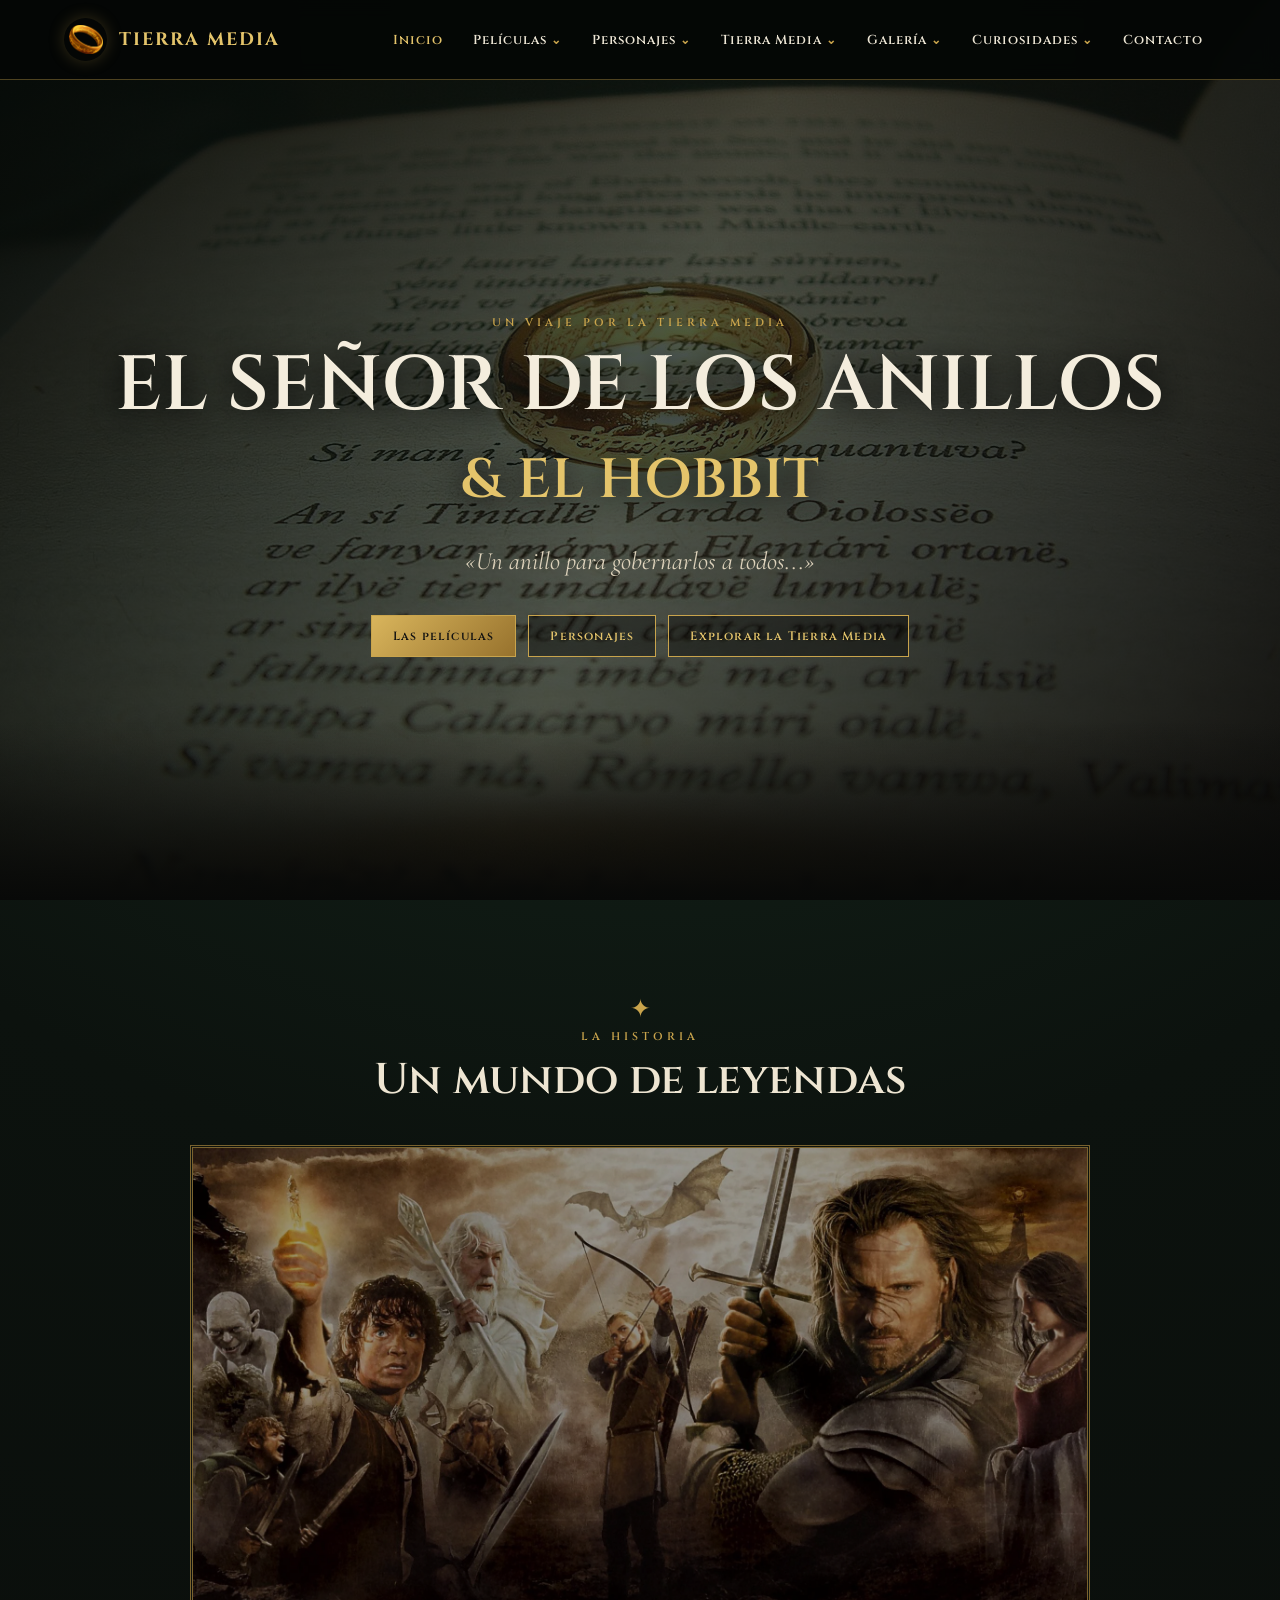
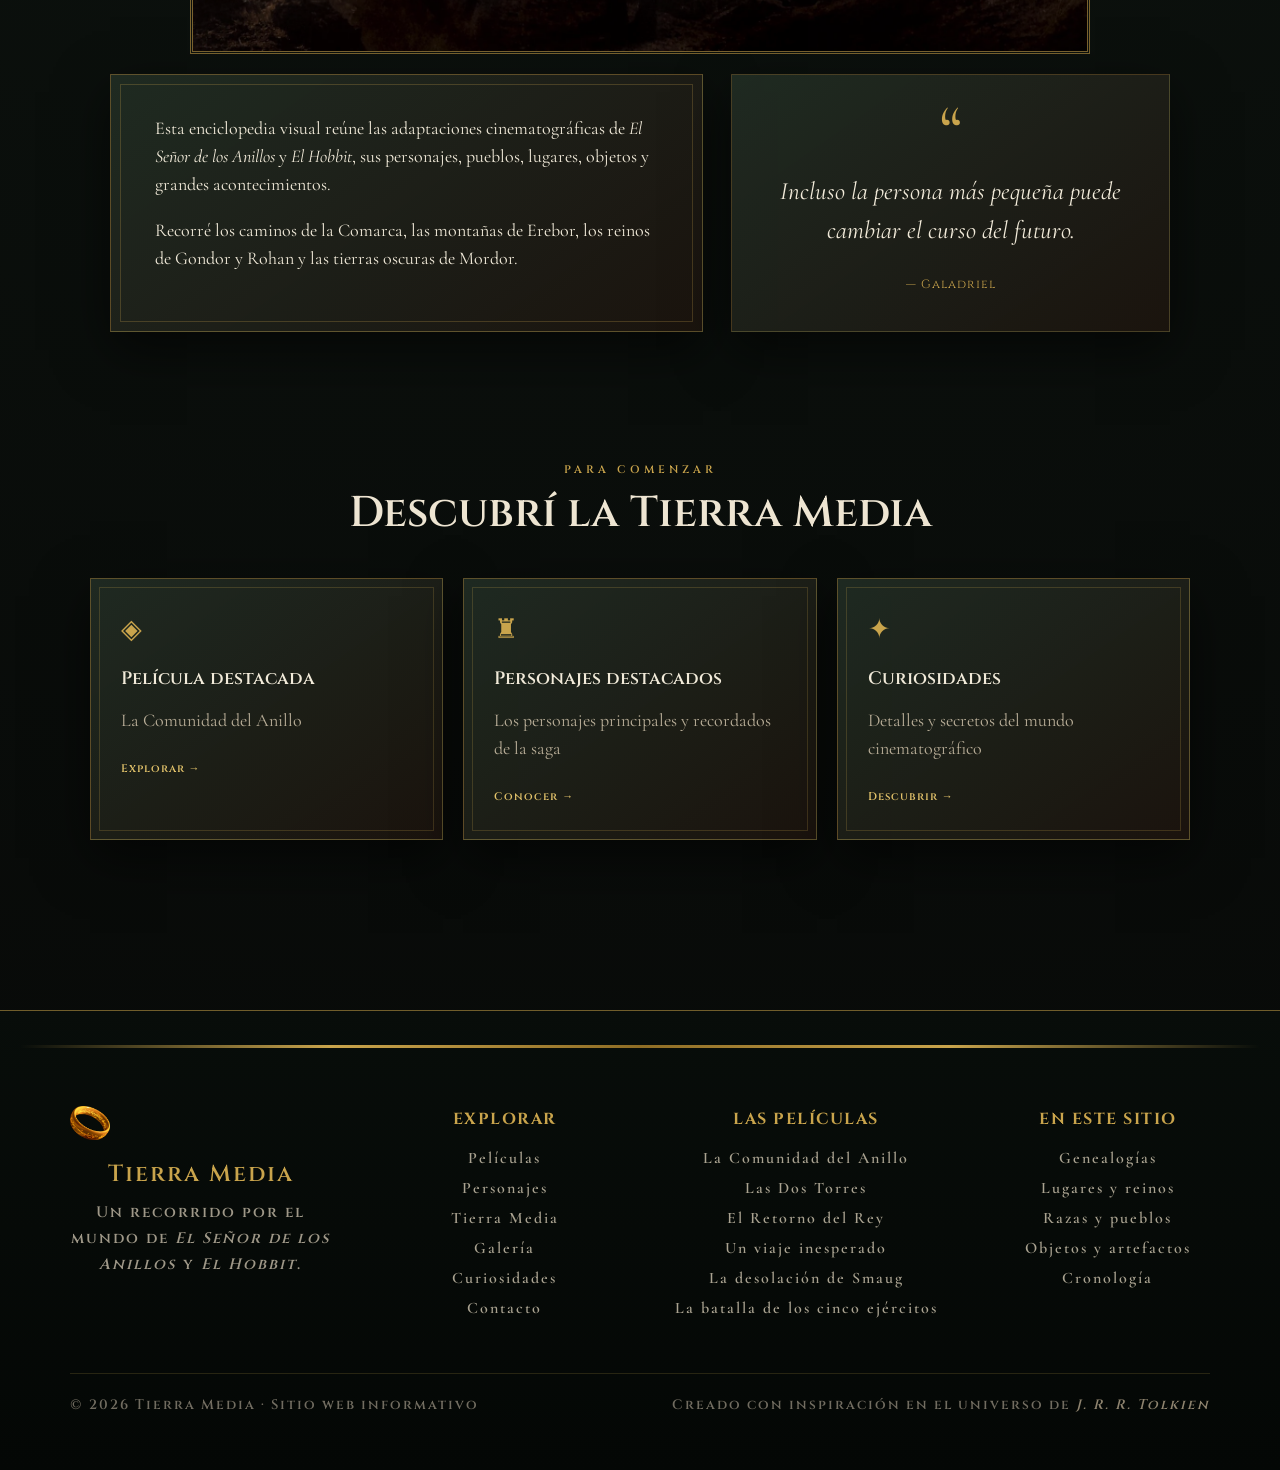
<file: index.html>
<!DOCTYPE html>
<html lang="es">
<head>
  <meta charset="UTF-8">
  <meta name="viewport" content="width=device-width, initial-scale=1.0">
  <meta name="description" content="Tierra Media — portal informativo sobre El Señor de los Anillos y El Hobbit.">
  <title>Tierra Media | El Señor de los Anillos & El Hobbit</title>
  <link rel="stylesheet" href="assets/css/styles.css">
</head>
<body>
  <nav class="navbar">
      <a class="brand" href="index.html" aria-label="Tierra Media - inicio">
        <span class="brand-ring"><img src="assets/images/logo-anillo.png" alt="Logo del Anillo" onerror="this.style.display='none'"></span>
        <span>TIERRA MEDIA</span>
      </a>
      <button class="menu-toggle" aria-label="Abrir menú">☰</button>
      <ul class="nav-menu">
        <li><a href="index.html" class="active">Inicio</a></li>
        <li class="has-submenu"><a href="pages/peliculas.html">Películas <span>⌄</span></a>
          <ul class="submenu">
            <li class="submenu-title">El Señor de los Anillos</li>
            <li><a href="pages/pelicula-comunidad.html">La Comunidad del Anillo</a></li>
            <li><a href="pages/pelicula-dos-torres.html">Las Dos Torres</a></li>
            <li><a href="pages/pelicula-retorno.html">El Retorno del Rey</a></li>
            <li class="submenu-title">El Hobbit</li>
            <li><a href="pages/pelicula-viaje.html">Un viaje inesperado</a></li>
            <li><a href="pages/pelicula-smaug.html">La desolación de Smaug</a></li>
            <li><a href="pages/pelicula-batalla.html">La batalla de los cinco ejércitos</a></li>
          </ul>
        </li>
        <li class="has-submenu"><a href="pages/personajes.html">Personajes <span>⌄</span></a>
          <ul class="submenu">
            <li><a href="pages/personajes.html#comunidad">La Comunidad</a></li>
            <li><a href="pages/personajes.html#heroes">Héroes y aliados</a></li>
            <li><a href="pages/personajes.html#villanos">Villanos</a></li>
            <li><a href="pages/personajes.html#razas">Razas y pueblos</a></li>
            <li><a href="pages/genealogias.html">Genealogías</a></li>
          </ul>
        </li>
        <li class="has-submenu"><a href="pages/tierramedia.html">Tierra Media <span>⌄</span></a>
          <ul class="submenu">
            <li><a href="pages/tierramedia.html#lugares">Lugares</a></li>
            <li><a href="pages/tierramedia.html#razas">Razas</a></li>
            <li><a href="pages/tierramedia.html#reinos">Reinos</a></li>
            <li><a href="pages/tierramedia.html#objetos">Objetos y artefactos</a></li>
            <li><a href="pages/tierramedia.html#cronologia">Cronología</a></li>
          </ul>
        </li>
        <li class="has-submenu"><a href="pages/galeria.html">Galería <span>⌄</span></a>
          <ul class="submenu">
            <li><a href="pages/galeria.html#lotr">El Señor de los Anillos</a></li>
            <li><a href="pages/galeria.html#hobbit">El Hobbit</a></li>
            <li><a href="pages/galeria.html#personajes">Personajes</a></li>
            <li><a href="pages/galeria.html#lugares">Lugares</a></li>
            <li><a href="pages/galeria.html#backstage">Detrás de escena</a></li>
          </ul>
        </li>
        <li class="has-submenu"><a href="pages/curiosidades.html">Curiosidades <span>⌄</span></a>
          <ul class="submenu">
            <li><a href="pages/curiosidades.html#peliculas">Sobre las películas</a></li>
            <li><a href="pages/curiosidades.html#personajes">Sobre los personajes</a></li>
            <li><a href="pages/curiosidades.html#rodaje">R odaje</a></li>
            <li><a href="pages/curiosidades.html#detalles">Detalles ocultos</a></li>
          </ul>
        </li>
        <li><a href="pages/contacto.html">Contacto</a></li>
      </ul>
    </nav>
  <header class="site-header home-header">
    <div class="hero-overlay"></div>
    <div class="hero-content">
      <p class="eyebrow">UN VIAJE POR LA TIERRA MEDIA</p>
      <h1>EL SEÑOR DE LOS ANILLOS<br><span>&amp; EL HOBBIT</span></h1>
      <p class="hero-quote">«Un anillo para gobernarlos a todos...»</p>
      <div class="hero-actions">
        <a class="btn gold" href="pages/peliculas.html">Las películas</a>
        <a class="btn outline" href="pages/personajes.html">Personajes</a>
        <a class="btn outline" href="pages/tierramedia.html">Explorar la Tierra Media</a>
      </div>
    </div>
  </header>

  <main>
    <section class="section intro">
      <div class="section-heading">
        <span class="ornament">✦</span>
        <p class="eyebrow">LA HISTORIA</p>
        <h2>Un mundo de leyendas</h2>
      </div>
      <div class="principal">
                <img src="assets/images/banner.webp" alt="Imagen LOTR" class="gallery-img">
            </div>
      <div class="intro-grid">
        <div class="ornate-card">
          <div class="inner-border">
            <p>Esta enciclopedia visual reúne las adaptaciones cinematográficas de <em>El Señor de los Anillos</em> y <em>El Hobbit</em>, sus personajes, pueblos, lugares, objetos y grandes acontecimientos.</p>
            <p>Recorré los caminos de la Comarca, las montañas de Erebor, los reinos de Gondor y Rohan y las tierras oscuras de Mordor.</p>
          </div>
        </div>
        <div class="quote-panel">
          <span class="large-mark">“</span>
          <p>Incluso la persona más pequeña puede cambiar el curso del futuro.</p>
          <span class="quote-author">— Galadriel</span>
        </div>
      </div>
    </section>

    <section class="section featured">
      <div class="section-heading">
        <p class="eyebrow">PARA COMENZAR</p>
        <h2>Descubrí la Tierra Media</h2>
      </div>
      <div class="card-grid three">
        <a class="feature-card" href="pages/pelicula-comunidad.html">
          <span class="card-symbol">◈</span><h3>Película destacada</h3>
          <p>La Comunidad del Anillo</p><span class="read-more">Explorar →</span>
        </a>
        <a class="feature-card" href="pages/personajes.html">
          <span class="card-symbol">♜</span><h3>Personajes destacados</h3>
          <p>Los personajes principales y recordados de la saga</p><span class="read-more">Conocer →</span>
        </a>
        <a class="feature-card" href="pages/curiosidades.html">
          <span class="card-symbol">✦</span><h3>Curiosidades</h3>
          <p>Detalles y secretos del mundo cinematográfico</p><span class="read-more">Descubrir →</span>
        </a>
      </div>
    </section>
  </main>

  <footer class="site-footer">
    <div class="footer-inner">
        <!-- Identidad -->
        <div class="footer-brand">
            <div class="footer-ring">
                <img src="assets/images/logo-anillo.png"
                    alt="Anillo Único">
            </div>
            <h3>Tierra Media</h3>
            <p>
                Un recorrido por el mundo de
                <em>El Señor de los Anillos</em> y
                <em>El Hobbit</em>.
            </p>
        </div>
        <!-- Navegación -->
        <div class="footer-column">
            <h4>Explorar</h4>
            <ul>
                <li>
                    <a href="peliculas.html">Películas</a>
                </li>
                <li>
                    <a href="personajes.html">Personajes</a>
                </li>
                <li>
                    <a href="tierramedia.html">Tierra Media</a>
                </li>
                <li>
                    <a href="galeria.html">Galería</a>
                </li>
                <li>
                    <a href="curiosidades.html">Curiosidades</a>
                </li>
                <li>
                    <a href="contacto.html">Contacto</a>
                </li>
            </ul>
        </div>
        <!-- Películas -->
        <div class="footer-column">
            <h4>Las películas</h4>
            <ul>
                <li>
                    <a href="pelicula-comunidad.html">
                        La Comunidad del Anillo
                    </a>
                </li>
                <li>
                    <a href="pelicula-dos-torres.html">
                        Las Dos Torres
                    </a>
                </li>
                <li>
                    <a href="pelicula-retorno.html">
                        El Retorno del Rey
                    </a>
                </li>
                <li>
                    <a href="pelicula-viaje.html">
                        Un viaje inesperado
                    </a>
                </li>
                <li>
                    <a href="pelicula-smaug.html">
                        La desolación de Smaug
                    </a>
                </li>
                <li>
                    <a href="pelicula-batalla.html">
                        La batalla de los cinco ejércitos
                    </a>
                </li>
            </ul>
        </div>
        <!-- Información -->
        <div class="footer-column">
            <h4>En este sitio</h4>
            <ul>
                <li>
                    <a href="genealogias.html">
                        Genealogías
                    </a>
                </li>
                <li>
                    <a href="tierramedia.html">
                        Lugares y reinos
                    </a>
                </li>
                <li>
                    <a href="tierramedia.html">
                        Razas y pueblos
                    </a>
                </li>
                <li>
                    <a href="tierramedia.html">
                        Objetos y artefactos
                    </a>
                </li>
                <li>
                    <a href="tierramedia.html">
                        Cronología
                    </a>
                </li>
            </ul>
        </div>
    </div>
    <!-- Línea inferior -->
    <div class="footer-bottom">
        <p>
            © 2026 Tierra Media · Sitio web informativo
        </p>
        <p>
            Creado con inspiración en el universo de
            <em>J. R. R. Tolkien</em>
        </p>
    </div>
</footer>
<script src="assets/js/main.js"></script>
</body>
</html>
</file>
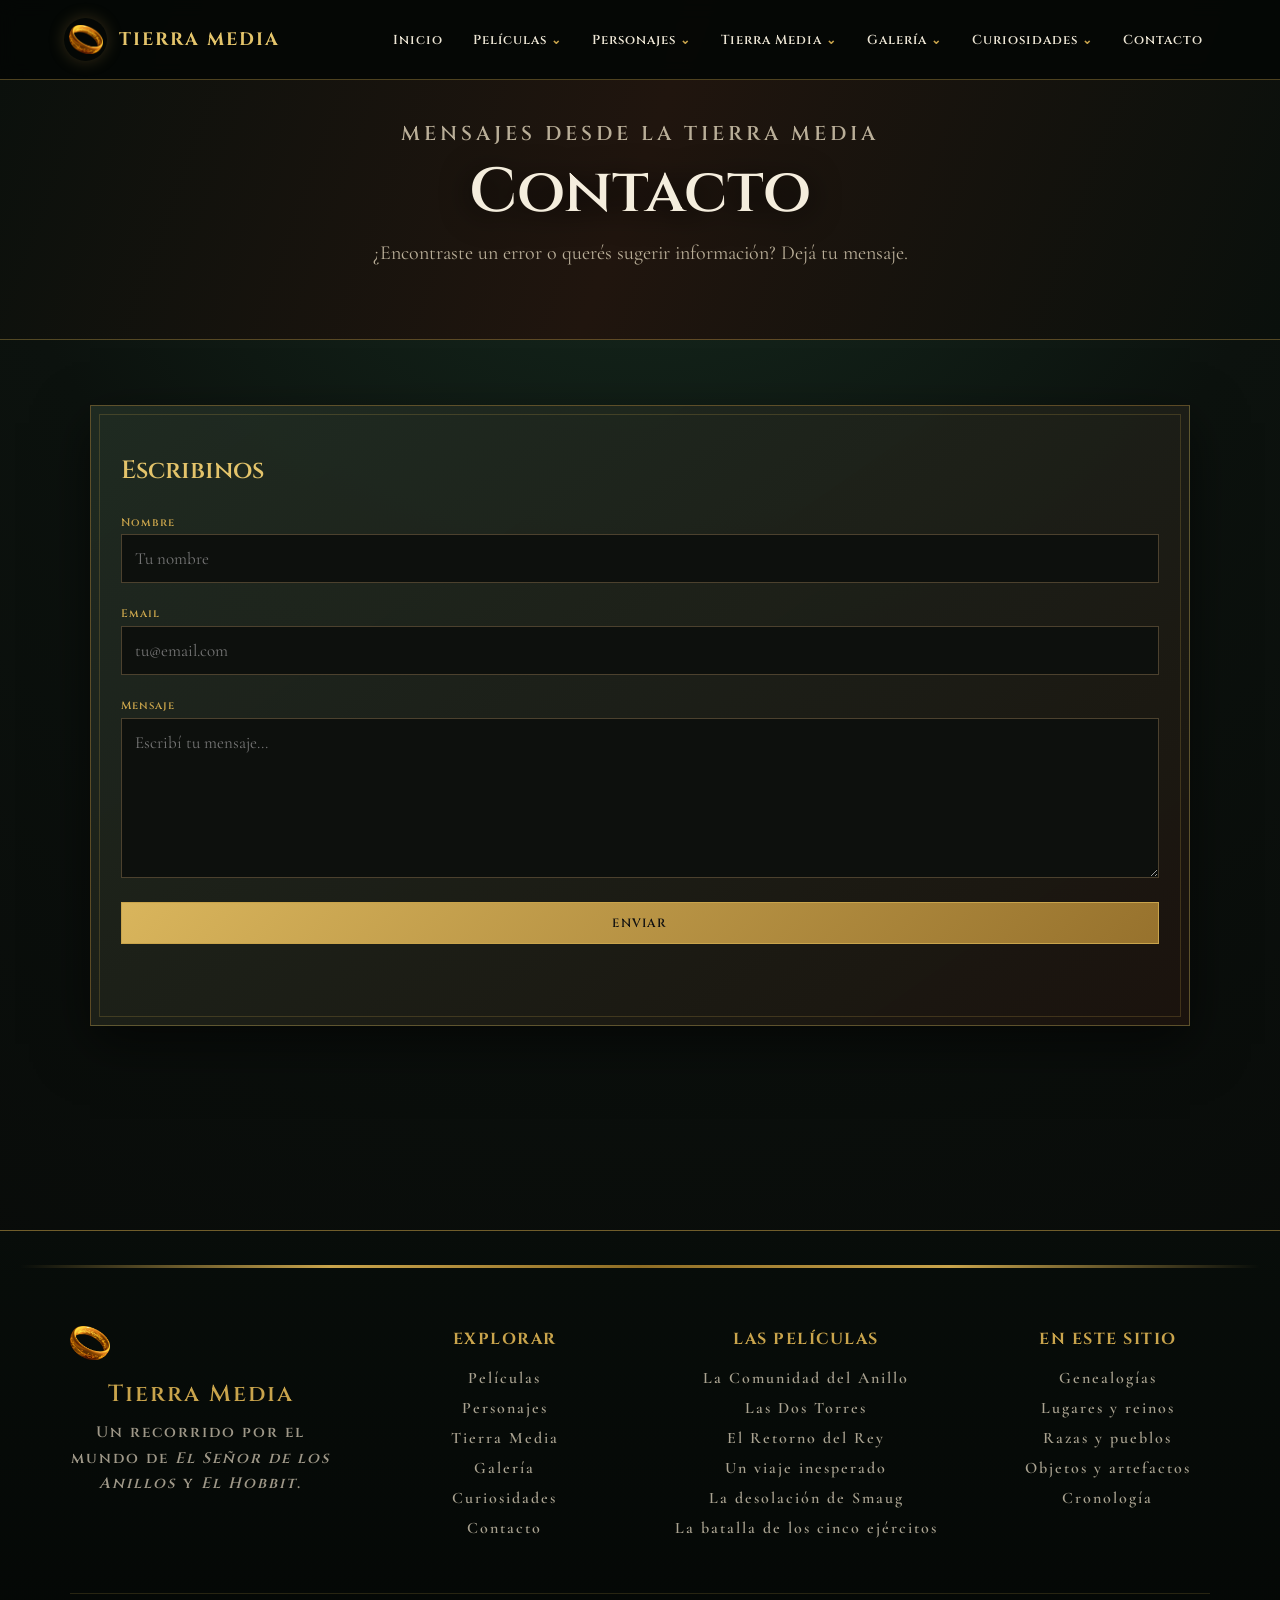
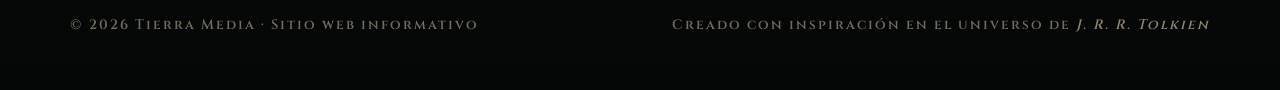
<file: pages/contacto.html>
<!DOCTYPE html>
<html lang="es">

<head>
    <meta charset="UTF-8">
    <meta name="viewport" content="width=device-width, initial-scale=1.0">
    <title>Contacto | Tierra Media</title>
    <link rel="stylesheet" href="../assets/css/styles.css">
</head>

<body>
            <nav class="navbar" style="position:absolute;top:0;left:0;right:0">
            <a class="brand" href="../index.html"><span class="brand-ring"><img src="../assets/images/logo-anillo.png"
                        alt="Logo"></span><span>TIERRA MEDIA</span></a>
            <button class="menu-toggle" aria-label="Abrir menú">☰</button>
            <ul class="nav-menu">
                <li><a href="../index.html">Inicio</a></li>
                <li class="has-submenu"><a href="peliculas.html">Películas <span>⌄</span></a>
                    <ul class="submenu">
                        <li class="submenu-title">El Señor de los Anillos</li>
                        <li><a href="pelicula-comunidad.html">La Comunidad del Anillo</a></li>
                        <li><a href="pelicula-dos-torres.html">Las Dos Torres</a></li>
                        <li><a href="pelicula-retorno.html">El Retorno del Rey</a></li>
                        <li class="submenu-title">El Hobbit</li>
                        <li><a href="pelicula-viaje.html">Un viaje inesperado</a></li>
                        <li><a href="pelicula-smaug.html">La desolación de Smaug</a></li>
                        <li><a href="pelicula-batalla.html">La batalla de los cinco ejércitos</a></li>
                    </ul>
                </li>
                <li class="has-submenu"><a href="personajes.html">Personajes <span>⌄</span></a>
                    <ul class="submenu">
                        <li><a href="personajes.html#comunidad">La Comunidad</a></li>
                        <li><a href="personajes.html#heroes">Héroes y aliados</a></li>
                        <li><a href="personajes.html#villanos">Villanos</a></li>
                        <li><a href="personajes.html#razas">Razas y pueblos</a></li>
                        <li><a href="genealogias.html">Genealogías</a></li>
                    </ul>
                </li>
                <li class="has-submenu"><a href="tierramedia.html">Tierra Media <span>⌄</span></a>
                    <ul class="submenu">
                        <li><a href="tierramedia.html#lugares">Lugares</a></li>
                        <li><a href="tierramedia.html#razas">Razas</a></li>
                        <li><a href="tierramedia.html#reinos">Reinos</a></li>
                        <li><a href="tierramedia.html#objetos">Objetos y artefactos</a></li>
                        <li><a href="tierramedia.html#cronologia">Cronología</a></li>
                    </ul>
                </li>
                <li class="has-submenu"><a href="galeria.html">Galería <span>⌄</span></a>
                    <ul class="submenu">
                        <li><a href="galeria.html#lotr">El Señor de los Anillos</a></li>
                        <li><a href="galeria.html#hobbit">El Hobbit</a></li>
                        <li><a href="galeria.html#personajes">Personajes</a></li>
                        <li><a href="galeria.html#lugares">Lugares</a></li>
                        <li><a href="galeria.html#backstage">Detrás de escena</a></li>
                    </ul>
                </li>
                <li class="has-submenu"><a href="curiosidades.html">Curiosidades <span>⌄</span></a>
                    <ul class="submenu">
                        <li><a href="curiosidades.html#peliculas">Sobre las películas</a></li>
                        <li><a href="curiosidades.html#personajes">Sobre los personajes</a></li>
                        <li><a href="curiosidades.html#rodaje">Rodaje</a></li>
                        <li><a href="curiosidades.html#detalles">Detalles ocultos</a>
                    </ul>
                </li>
                <li><a href="contacto.html">Contacto</a></li>
            </ul>
        </nav>
    <header class="page-hero">
        <p class="eyebrow">MENSAJES DESDE LA TIERRA MEDIA</p>
        <h1>Contacto</h1>
        <p>¿Encontraste un error o querés sugerir información? Dejá tu mensaje.</p>
    </header>
    <main class="page-main">
        <div>
            <div class="content-card">
                <h2>Escribinos</h2>
                <form id="contactForm">
                    <div><label for="name">Nombre</label><input id="name" required placeholder="Tu nombre"></div>
                    <div><label for="email">Email</label><input id="email" type="email" required
                            placeholder="tu@email.com"></div>
                    <div><label for="message">Mensaje</label><textarea id="message" required
                            placeholder="Escribí tu mensaje..."></textarea></div><button class="btn gold submit"
                        type="submit">ENVIAR</button>
                    <p id="formMessage"></p>
                </form>
            </div>
        </div>
    </main>
<footer class="site-footer">
    <div class="footer-inner">
        <!-- Identidad -->
        <div class="footer-brand">
            <div class="footer-ring">
                <img src="../assets/images/logo-anillo.png"
                    alt="Anillo Único">
            </div>
            <h3>Tierra Media</h3>
            <p>
                Un recorrido por el mundo de
                <em>El Señor de los Anillos</em> y
                <em>El Hobbit</em>.
            </p>
        </div>
        <!-- Navegación -->
        <div class="footer-column">
            <h4>Explorar</h4>
            <ul>
                <li>
                    <a href="peliculas.html">Películas</a>
                </li>
                <li>
                    <a href="personajes.html">Personajes</a>
                </li>
                <li>
                    <a href="tierramedia.html">Tierra Media</a>
                </li>
                <li>
                    <a href="galeria.html">Galería</a>
                </li>
                <li>
                    <a href="curiosidades.html">Curiosidades</a>
                </li>
                <li>
                    <a href="contacto.html">Contacto</a>
                </li>
            </ul>
        </div>
        <!-- Películas -->
        <div class="footer-column">
            <h4>Las películas</h4>
            <ul>
                <li>
                    <a href="pelicula-comunidad.html">
                        La Comunidad del Anillo
                    </a>
                </li>
                <li>
                    <a href="pelicula-dos-torres.html">
                        Las Dos Torres
                    </a>
                </li>
                <li>
                    <a href="pelicula-retorno.html">
                        El Retorno del Rey
                    </a>
                </li>
                <li>
                    <a href="pelicula-viaje.html">
                        Un viaje inesperado
                    </a>
                </li>
                <li>
                    <a href="pelicula-smaug.html">
                        La desolación de Smaug
                    </a>
                </li>
                <li>
                    <a href="pelicula-batalla.html">
                        La batalla de los cinco ejércitos
                    </a>
                </li>
            </ul>
        </div>
        <!-- Información -->
        <div class="footer-column">
            <h4>En este sitio</h4>
            <ul>
                <li>
                    <a href="genealogias.html">
                        Genealogías
                    </a>
                </li>
                <li>
                    <a href="tierramedia.html">
                        Lugares y reinos
                    </a>
                </li>
                <li>
                    <a href="tierramedia.html">
                        Razas y pueblos
                    </a>
                </li>
                <li>
                    <a href="tierramedia.html">
                        Objetos y artefactos
                    </a>
                </li>
                <li>
                    <a href="tierramedia.html">
                        Cronología
                    </a>
                </li>
            </ul>
        </div>
    </div>
    <!-- Línea inferior -->
    <div class="footer-bottom">
        <p>
            © 2026 Tierra Media · Sitio web informativo
        </p>
        <p>
            Creado con inspiración en el universo de
            <em>J. R. R. Tolkien</em>
        </p>
    </div>
</footer>
    <script src="../assets/js/main.js"></script>
</body>

</html>
</file>
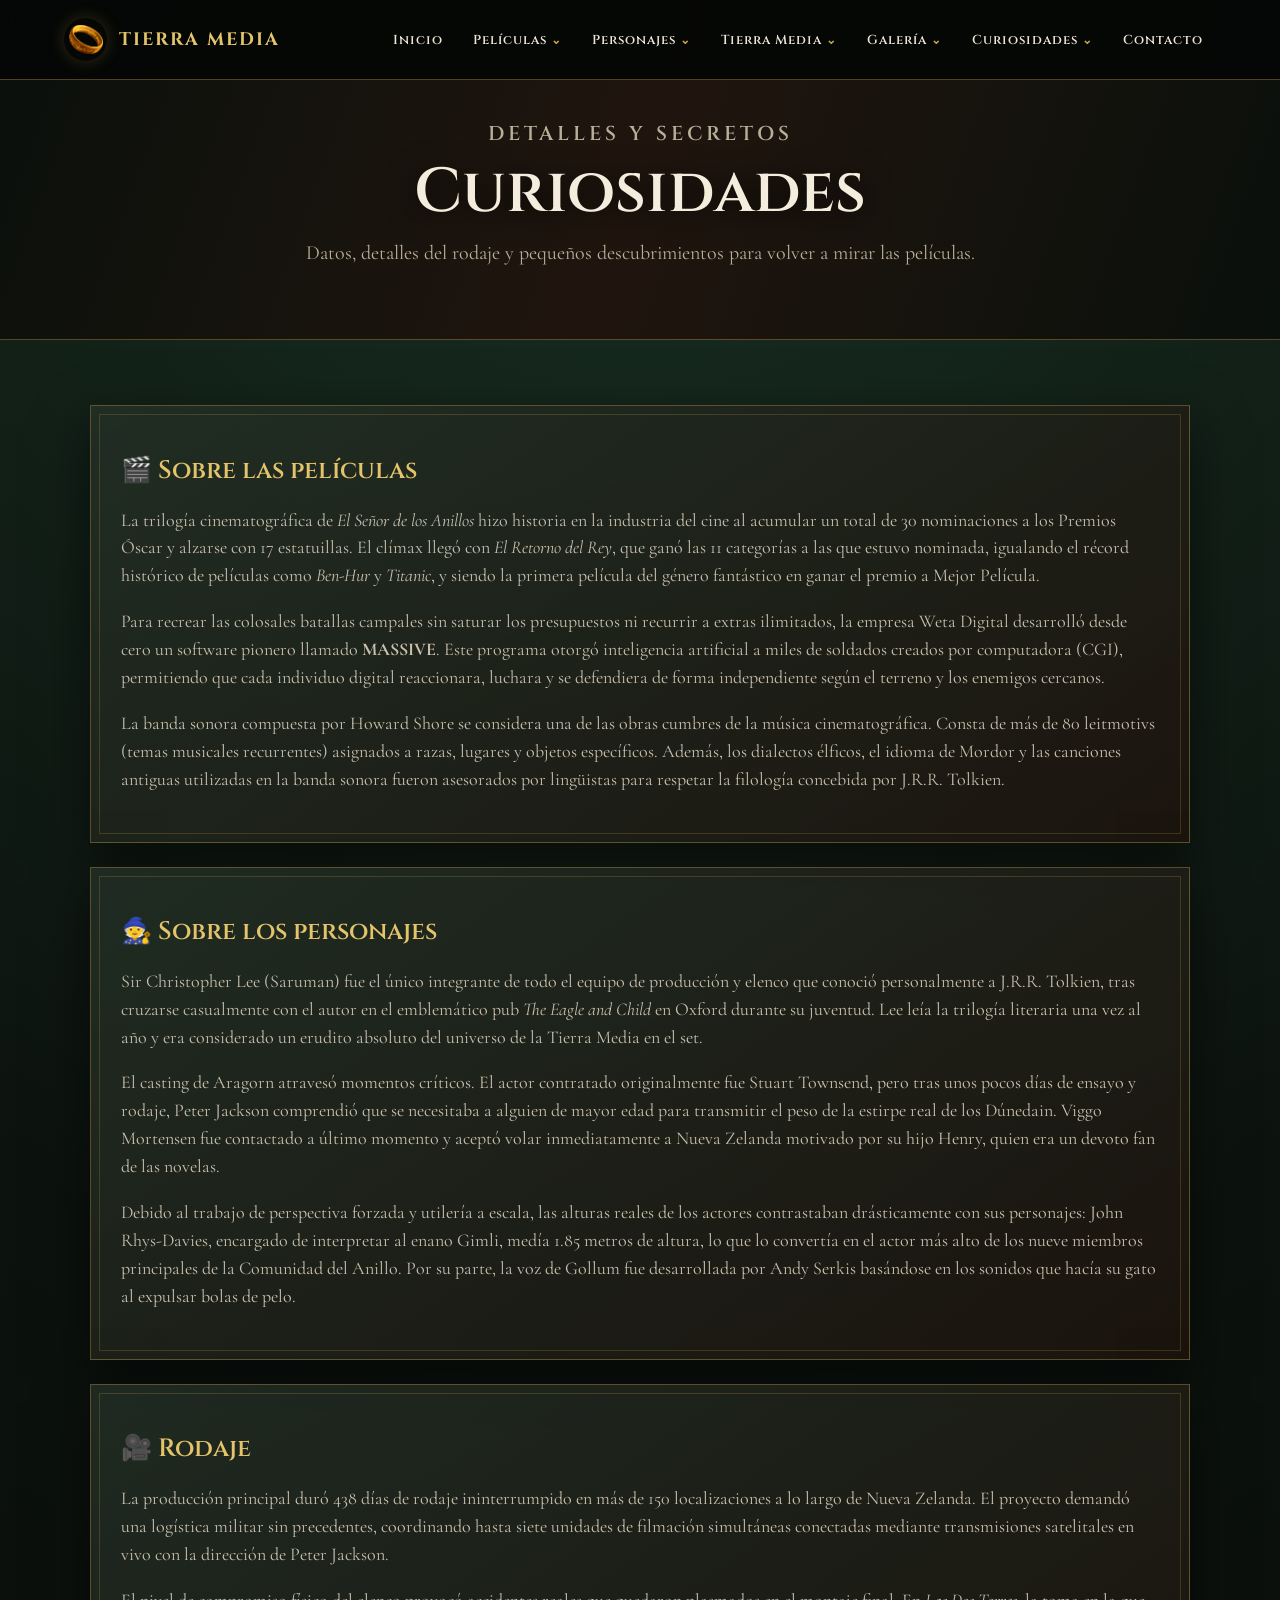
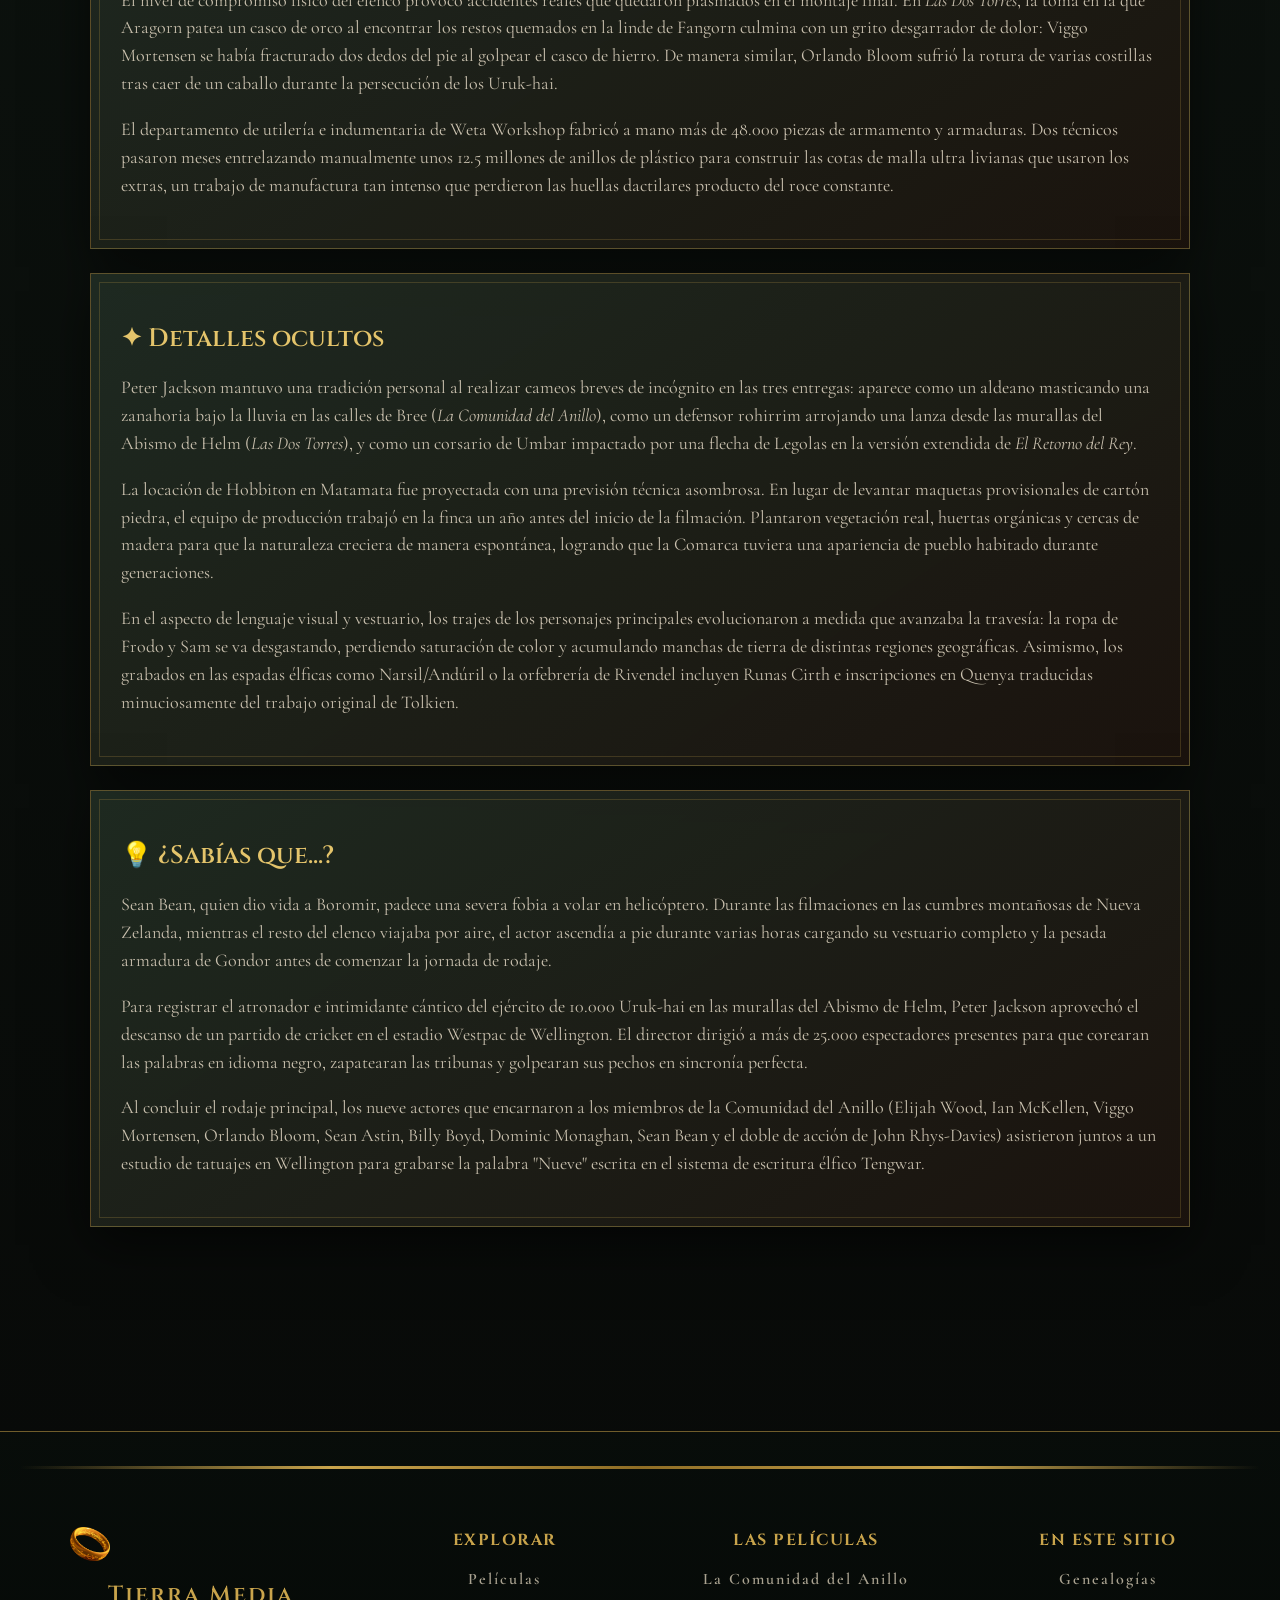
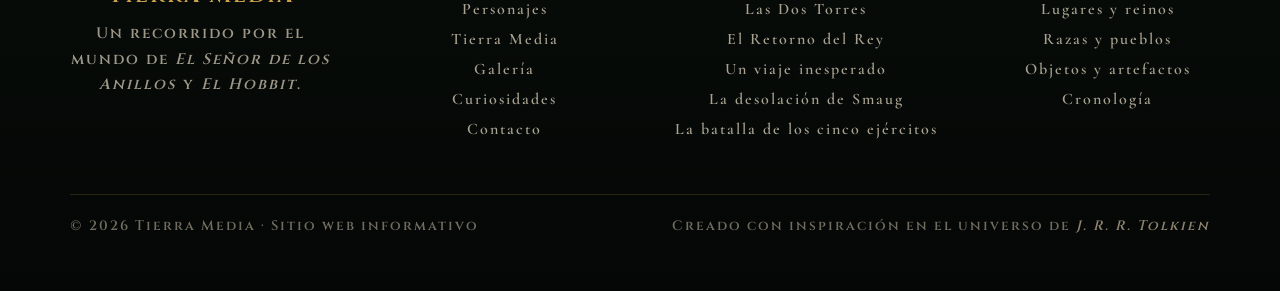
<file: pages/curiosidades.html>
<!DOCTYPE html>
<html lang="es">

<head>
    <meta charset="UTF-8">
    <meta name="viewport" content="width=device-width, initial-scale=1.0">
    <title>Curiosidades | Tierra Media</title>
    <link rel="stylesheet" href="../assets/css/styles.css">
</head>

<body>
            <nav class="navbar" style="position:absolute;top:0;left:0;right:0">
            <a class="brand" href="../index.html"><span class="brand-ring"><img src="../assets/images/logo-anillo.png"
                        alt="Logo"></span><span>TIERRA MEDIA</span></a>
            <button class="menu-toggle" aria-label="Abrir menú">☰</button>
            <ul class="nav-menu">
                <li><a href="../index.html">Inicio</a></li>
                <li class="has-submenu"><a href="peliculas.html">Películas <span>⌄</span></a>
                    <ul class="submenu">
                        <li class="submenu-title">El Señor de los Anillos</li>
                        <li><a href="pelicula-comunidad.html">La Comunidad del Anillo</a></li>
                        <li><a href="pelicula-dos-torres.html">Las Dos Torres</a></li>
                        <li><a href="pelicula-retorno.html">El Retorno del Rey</a></li>
                        <li class="submenu-title">El Hobbit</li>
                        <li><a href="pelicula-viaje.html">Un viaje inesperado</a></li>
                        <li><a href="pelicula-smaug.html">La desolación de Smaug</a></li>
                        <li><a href="pelicula-batalla.html">La batalla de los cinco ejércitos</a></li>
                    </ul>
                </li>
                <li class="has-submenu"><a href="personajes.html">Personajes <span>⌄</span></a>
                    <ul class="submenu">
                        <li><a href="personajes.html#comunidad">La Comunidad</a></li>
                        <li><a href="personajes.html#heroes">Héroes y aliados</a></li>
                        <li><a href="personajes.html#villanos">Villanos</a></li>
                        <li><a href="personajes.html#razas">Razas y pueblos</a></li>
                        <li><a href="genealogias.html">Genealogías</a></li>
                    </ul>
                </li>
                <li class="has-submenu"><a href="tierramedia.html">Tierra Media <span>⌄</span></a>
                    <ul class="submenu">
                        <li><a href="tierramedia.html#lugares">Lugares</a></li>
                        <li><a href="tierramedia.html#razas">Razas</a></li>
                        <li><a href="tierramedia.html#reinos">Reinos</a></li>
                        <li><a href="tierramedia.html#objetos">Objetos y artefactos</a></li>
                        <li><a href="tierramedia.html#cronologia">Cronología</a></li>
                    </ul>
                </li>
                <li class="has-submenu"><a href="galeria.html">Galería <span>⌄</span></a>
                    <ul class="submenu">
                        <li><a href="galeria.html#lotr">El Señor de los Anillos</a></li>
                        <li><a href="galeria.html#hobbit">El Hobbit</a></li>
                        <li><a href="galeria.html#personajes">Personajes</a></li>
                        <li><a href="galeria.html#lugares">Lugares</a></li>
                        <li><a href="galeria.html#backstage">Detrás de escena</a></li>
                    </ul>
                </li>
                <li class="has-submenu"><a href="curiosidades.html">Curiosidades <span>⌄</span></a>
                    <ul class="submenu">
                        <li><a href="curiosidades.html#peliculas">Sobre las películas</a></li>
                        <li><a href="curiosidades.html#personajes">Sobre los personajes</a></li>
                        <li><a href="curiosidades.html#rodaje">Rodaje</a></li>
                        <li><a href="curiosidades.html#detalles">Detalles ocultos</a></li>
                    </ul>
                </li>
                <li><a href="contacto.html">Contacto</a></li>
            </ul>
        </nav>
    <header class="page-hero">
        <p class="eyebrow">DETALLES Y SECRETOS</p>
        <h1>Curiosidades</h1>
        <p>Datos, detalles del rodaje y pequeños descubrimientos para volver a mirar las películas.</p>
    </header>
    <main class="page-main">
        <section id="peliculas" class="content-card">
            <h2>🎬 Sobre las películas</h2>
            <p>La trilogía cinematográfica de <i>El Señor de los Anillos</i> hizo historia en la industria del cine al acumular un total de 30 nominaciones a los Premios Óscar y alzarse con 17 estatuillas. El clímax llegó con <i>El Retorno del Rey</i>, que ganó las 11 categorías a las que estuvo nominada, igualando el récord histórico de películas como <i>Ben-Hur</i> y <i>Titanic</i>, y siendo la primera película del género fantástico en ganar el premio a Mejor Película.</p>
            <p>Para recrear las colosales batallas campales sin saturar los presupuestos ni recurrir a extras ilimitados, la empresa Weta Digital desarrolló desde cero un software pionero llamado <b>MASSIVE</b>. Este programa otorgó inteligencia artificial a miles de soldados creados por computadora (CGI), permitiendo que cada individuo digital reaccionara, luchara y se defendiera de forma independiente según el terreno y los enemigos cercanos.</p>
            <p>La banda sonora compuesta por Howard Shore se considera una de las obras cumbres de la música cinematográfica. Consta de más de 80 leitmotivs (temas musicales recurrentes) asignados a razas, lugares y objetos específicos. Además, los dialectos élficos, el idioma de Mordor y las canciones antiguas utilizadas en la banda sonora fueron asesorados por lingüistas para respetar la filología concebida por J.R.R. Tolkien.</p>
        </section>

        <section id="personajes" class="content-card">
            <h2>🧙 Sobre los personajes</h2>
            <p>Sir Christopher Lee (Saruman) fue el único integrante de todo el equipo de producción y elenco que conoció personalmente a J.R.R. Tolkien, tras cruzarse casualmente con el autor en el emblemático pub <i>The Eagle and Child</i> en Oxford durante su juventud. Lee leía la trilogía literaria una vez al año y era considerado un erudito absoluto del universo de la Tierra Media en el set.</p>
            <p>El casting de Aragorn atravesó momentos críticos. El actor contratado originalmente fue Stuart Townsend, pero tras unos pocos días de ensayo y rodaje, Peter Jackson comprendió que se necesitaba a alguien de mayor edad para transmitir el peso de la estirpe real de los Dúnedain. Viggo Mortensen fue contactado a último momento y aceptó volar inmediatamente a Nueva Zelanda motivado por su hijo Henry, quien era un devoto fan de las novelas.</p>
            <p>Debido al trabajo de perspectiva forzada y utilería a escala, las alturas reales de los actores contrastaban drásticamente con sus personajes: John Rhys-Davies, encargado de interpretar al enano Gimli, medía 1.85 metros de altura, lo que lo convertía en el actor más alto de los nueve miembros principales de la Comunidad del Anillo. Por su parte, la voz de Gollum fue desarrollada por Andy Serkis basándose en los sonidos que hacía su gato al expulsar bolas de pelo.</p>
        </section>

        <section id="rodaje" class="content-card">
            <h2>🎥 Rodaje</h2>
            <p>La producción principal duró 438 días de rodaje ininterrumpido en más de 150 localizaciones a lo largo de Nueva Zelanda. El proyecto demandó una logística militar sin precedentes, coordinando hasta siete unidades de filmación simultáneas conectadas mediante transmisiones satelitales en vivo con la dirección de Peter Jackson.</p>
            <p>El nivel de compromiso físico del elenco provocó accidentes reales que quedaron plasmados en el montaje final. En <i>Las Dos Torres</i>, la toma en la que Aragorn patea un casco de orco al encontrar los restos quemados en la linde de Fangorn culmina con un grito desgarrador de dolor: Viggo Mortensen se había fracturado dos dedos del pie al golpear el casco de hierro. De manera similar, Orlando Bloom sufrió la rotura de varias costillas tras caer de un caballo durante la persecución de los Uruk-hai.</p>
            <p>El departamento de utilería e indumentaria de Weta Workshop fabricó a mano más de 48.000 piezas de armamento y armaduras. Dos técnicos pasaron meses entrelazando manualmente unos 12.5 millones de anillos de plástico para construir las cotas de malla ultra livianas que usaron los extras, un trabajo de manufactura tan intenso que perdieron las huellas dactilares producto del roce constante.</p>
        </section>

        <section id="detalles" class="content-card">
            <h2>✦ Detalles ocultos</h2>
            <p>Peter Jackson mantuvo una tradición personal al realizar cameos breves de incógnito en las tres entregas: aparece como un aldeano masticando una zanahoria bajo la lluvia en las calles de Bree (<i>La Comunidad del Anillo</i>), como un defensor rohirrim arrojando una lanza desde las murallas del Abismo de Helm (<i>Las Dos Torres</i>), y como un corsario de Umbar impactado por una flecha de Legolas en la versión extendida de <i>El Retorno del Rey</i>.</p>
            <p>La locación de Hobbiton en Matamata fue proyectada con una previsión técnica asombrosa. En lugar de levantar maquetas provisionales de cartón piedra, el equipo de producción trabajó en la finca un año antes del inicio de la filmación. Plantaron vegetación real, huertas orgánicas y cercas de madera para que la naturaleza creciera de manera espontánea, logrando que la Comarca tuviera una apariencia de pueblo habitado durante generaciones.</p>
            <p>En el aspecto de lenguaje visual y vestuario, los trajes de los personajes principales evolucionaron a medida que avanzaba la travesía: la ropa de Frodo y Sam se va desgastando, perdiendo saturación de color y acumulando manchas de tierra de distintas regiones geográficas. Asimismo, los grabados en las espadas élficas como Narsil/Andúril o la orfebrería de Rivendel incluyen Runas Cirth e inscripciones en Quenya traducidas minuciosamente del trabajo original de Tolkien.</p>
        </section>

        <div class="content-card">
            <h2>💡 ¿Sabías que...?</h2>
            <p>Sean Bean, quien dio vida a Boromir, padece una severa fobia a volar en helicóptero. Durante las filmaciones en las cumbres montañosas de Nueva Zelanda, mientras el resto del elenco viajaba por aire, el actor ascendía a pie durante varias horas cargando su vestuario completo y la pesada armadura de Gondor antes de comenzar la jornada de rodaje.</p>
            <p>Para registrar el atronador e intimidante cántico del ejército de 10.000 Uruk-hai en las murallas del Abismo de Helm, Peter Jackson aprovechó el descanso de un partido de cricket en el estadio Westpac de Wellington. El director dirigió a más de 25.000 espectadores presentes para que corearan las palabras en idioma negro, zapatearan las tribunas y golpearan sus pechos en sincronía perfecta.</p>
            <p>Al concluir el rodaje principal, los nueve actores que encarnaron a los miembros de la Comunidad del Anillo (Elijah Wood, Ian McKellen, Viggo Mortensen, Orlando Bloom, Sean Astin, Billy Boyd, Dominic Monaghan, Sean Bean y el doble de acción de John Rhys-Davies) asistieron juntos a un estudio de tatuajes en Wellington para grabarse la palabra "Nueve" escrita en el sistema de escritura élfico Tengwar.</p>
        </div>
    </main>
    <footer class="site-footer">
    <div class="footer-inner">
        <!-- Identidad -->
        <div class="footer-brand">
            <div class="footer-ring">
                <img src="../assets/images/logo-anillo.png"
                    alt="Anillo Único">
            </div>
            <h3>Tierra Media</h3>
            <p>
                Un recorrido por el mundo de
                <em>El Señor de los Anillos</em> y
                <em>El Hobbit</em>.
            </p>
        </div>
        <!-- Navegación -->
        <div class="footer-column">
            <h4>Explorar</h4>
            <ul>
                <li>
                    <a href="peliculas.html">Películas</a>
                </li>
                <li>
                    <a href="personajes.html">Personajes</a>
                </li>
                <li>
                    <a href="tierramedia.html">Tierra Media</a>
                </li>
                <li>
                    <a href="galeria.html">Galería</a>
                </li>
                <li>
                    <a href="curiosidades.html">Curiosidades</a>
                </li>
                <li>
                    <a href="contacto.html">Contacto</a>
                </li>
            </ul>
        </div>
        <!-- Películas -->
        <div class="footer-column">
            <h4>Las películas</h4>
            <ul>
                <li>
                    <a href="pelicula-comunidad.html">
                        La Comunidad del Anillo
                    </a>
                </li>
                <li>
                    <a href="pelicula-dos-torres.html">
                        Las Dos Torres
                    </a>
                </li>
                <li>
                    <a href="pelicula-retorno.html">
                        El Retorno del Rey
                    </a>
                </li>
                <li>
                    <a href="pelicula-viaje.html">
                        Un viaje inesperado
                    </a>
                </li>
                <li>
                    <a href="pelicula-smaug.html">
                        La desolación de Smaug
                    </a>
                </li>
                <li>
                    <a href="pelicula-batalla.html">
                        La batalla de los cinco ejércitos
                    </a>
                </li>
            </ul>
        </div>
        <!-- Información -->
        <div class="footer-column">
            <h4>En este sitio</h4>
            <ul>
                <li>
                    <a href="genealogias.html">
                        Genealogías
                    </a>
                </li>
                <li>
                    <a href="tierramedia.html">
                        Lugares y reinos
                    </a>
                </li>
                <li>
                    <a href="tierramedia.html">
                        Razas y pueblos
                    </a>
                </li>
                <li>
                    <a href="tierramedia.html">
                        Objetos y artefactos
                    </a>
                </li>
                <li>
                    <a href="tierramedia.html">
                        Cronología
                    </a>
                </li>
            </ul>
        </div>
    </div>
    <!-- Línea inferior -->
    <div class="footer-bottom">
        <p>
            © 2026 Tierra Media · Sitio web informativo
        </p>
        <p>
            Creado con inspiración en el universo de
            <em>J. R. R. Tolkien</em>
        </p>
    </div>
</footer>
    <script src="../assets/js/main.js"></script>
</body>

</html>
</file>
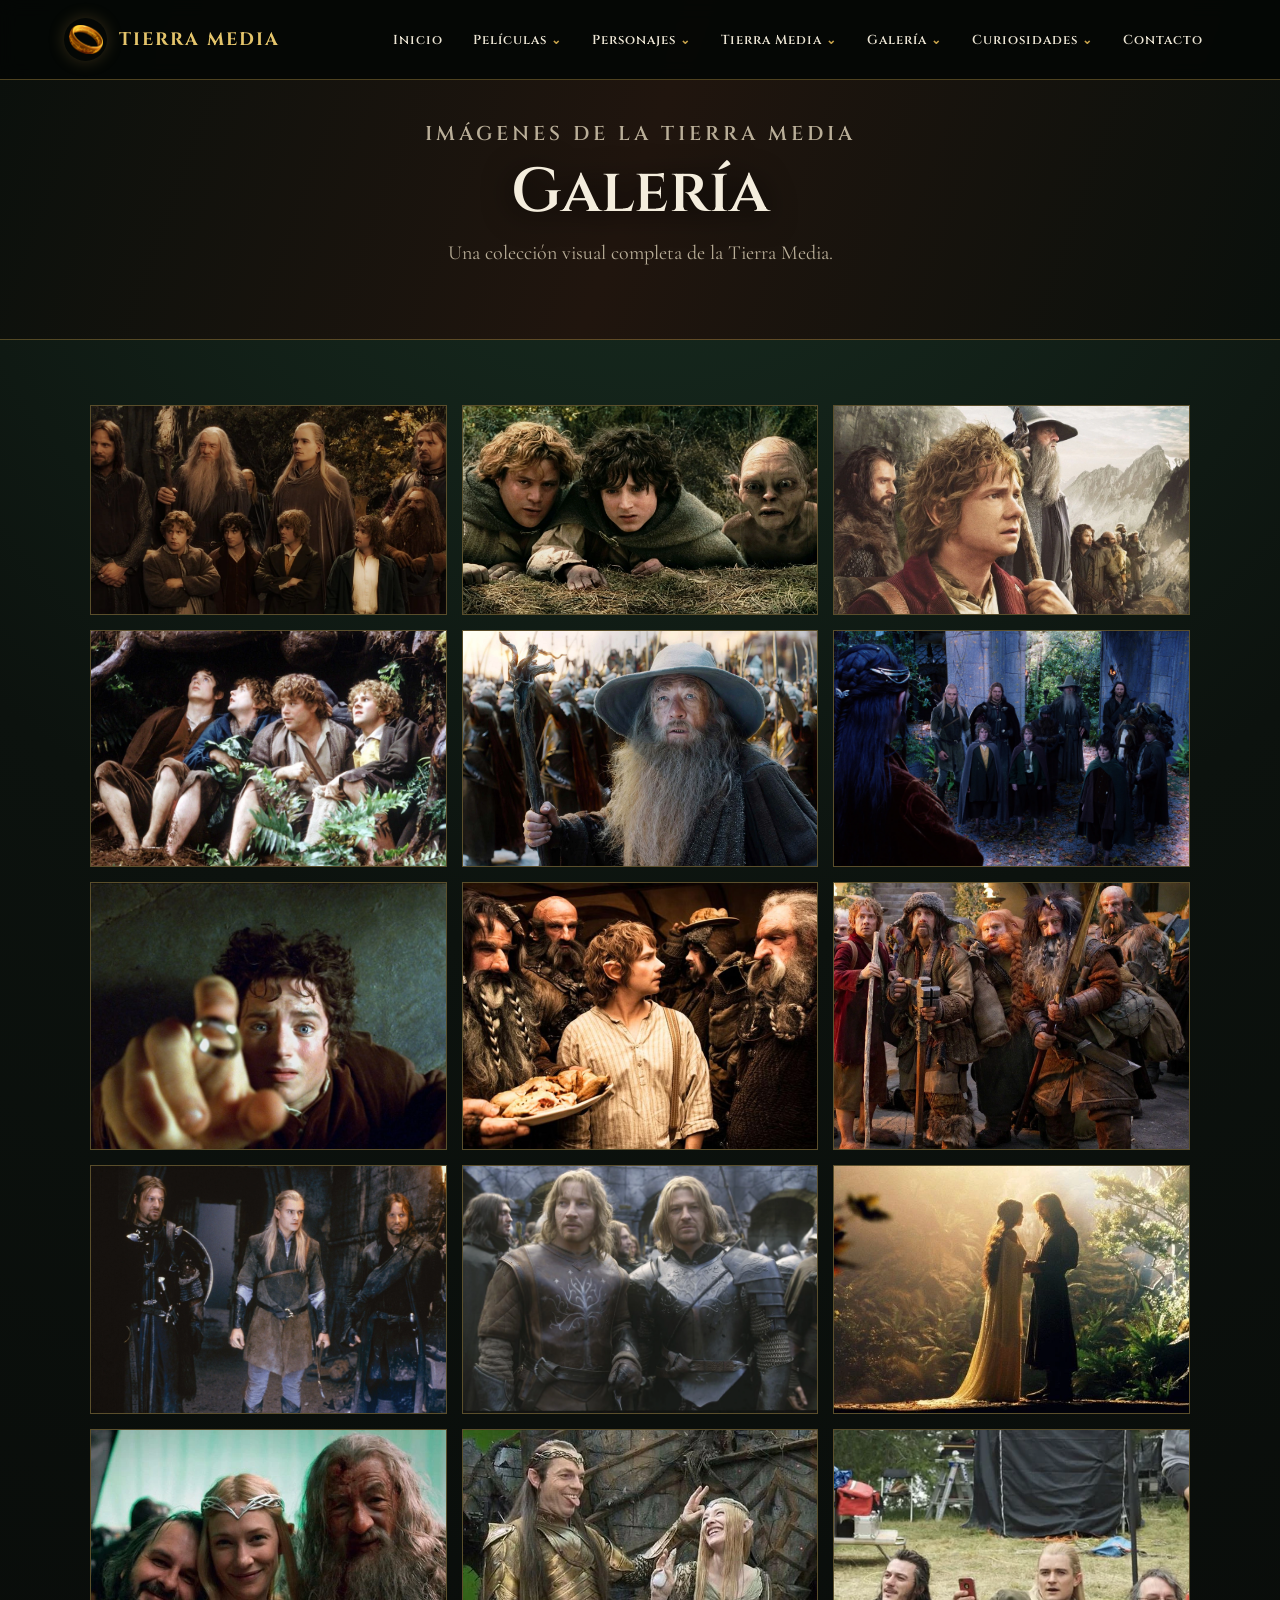
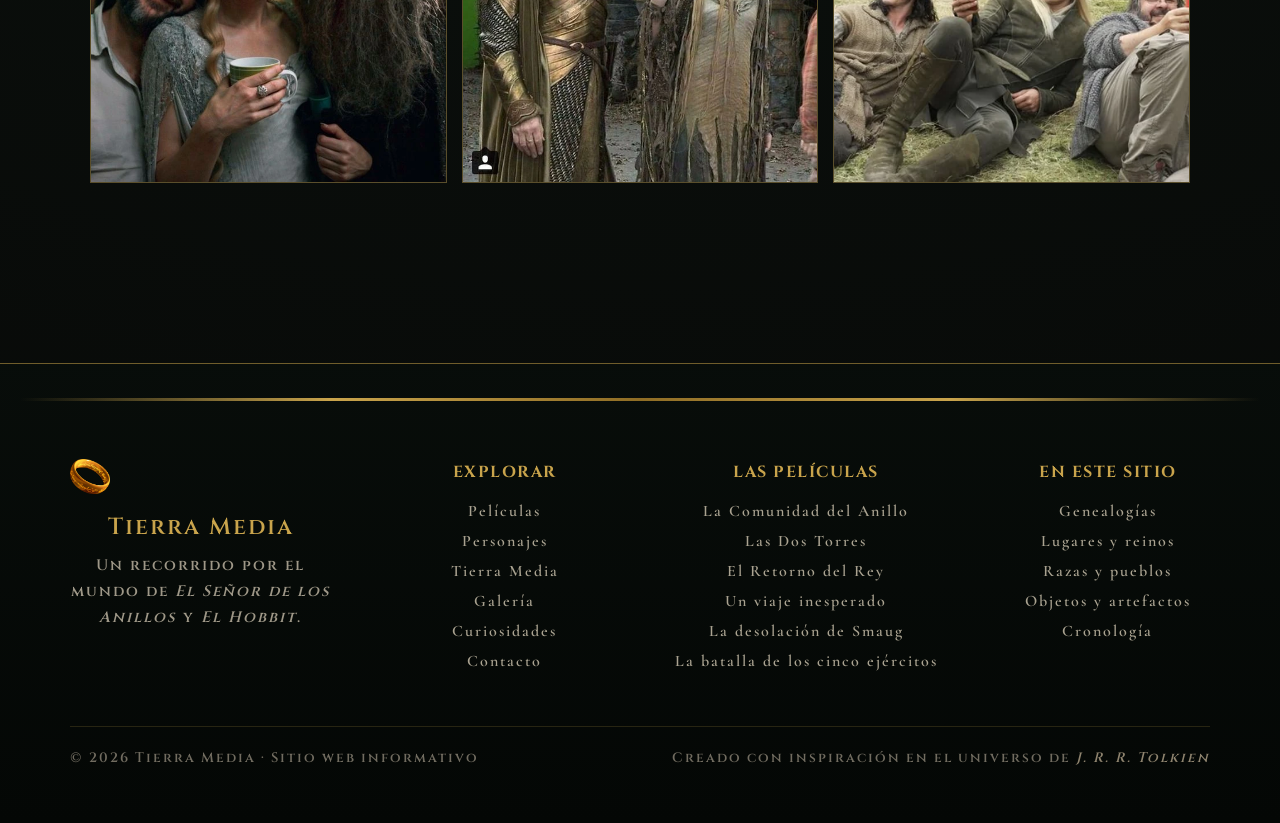
<file: pages/galeria.html>
<!DOCTYPE html>
<html lang="es">

<head>
    <meta charset="UTF-8">
    <meta name="viewport" content="width=device-width, initial-scale=1.0">
    <title>Galería | Tierra Media</title>
    <link rel="stylesheet" href="../assets/css/styles.css">
</head>

<body>
            <nav class="navbar" style="position:absolute;top:0;left:0;right:0">
            <a class="brand" href="../index.html"><span class="brand-ring"><img src="../assets/images/logo-anillo.png"
                        alt="Logo"></span><span>TIERRA MEDIA</span></a>
            <button class="menu-toggle" aria-label="Abrir menú">☰</button>
            <ul class="nav-menu">
                <li><a href="../index.html">Inicio</a></li>
                <li class="has-submenu"><a href="peliculas.html">Películas <span>⌄</span></a>
                    <ul class="submenu">
                        <li class="submenu-title">El Señor de los Anillos</li>
                        <li><a href="pelicula-comunidad.html">La Comunidad del Anillo</a></li>
                        <li><a href="pelicula-dos-torres.html">Las Dos Torres</a></li>
                        <li><a href="pelicula-retorno.html">El Retorno del Rey</a></li>
                        <li class="submenu-title">El Hobbit</li>
                        <li><a href="pelicula-viaje.html">Un viaje inesperado</a></li>
                        <li><a href="pelicula-smaug.html">La desolación de Smaug</a></li>
                        <li><a href="pelicula-batalla.html">La batalla de los cinco ejércitos</a></li>
                    </ul>
                </li>
                <li class="has-submenu"><a href="personajes.html">Personajes <span>⌄</span></a>
                    <ul class="submenu">
                        <li><a href="personajes.html#comunidad">La Comunidad</a></li>
                        <li><a href="personajes.html#heroes">Héroes y aliados</a></li>
                        <li><a href="personajes.html#villanos">Villanos</a></li>
                        <li><a href="personajes.html#razas">Razas y pueblos</a></li>
                        <li><a href="genealogias.html">Genealogías</a></li>
                    </ul>
                </li>
                <li class="has-submenu"><a href="tierramedia.html">Tierra Media <span>⌄</span></a>
                    <ul class="submenu">
                        <li><a href="tierramedia.html#lugares">Lugares</a></li>
                        <li><a href="tierramedia.html#razas">Razas</a></li>
                        <li><a href="tierramedia.html#reinos">Reinos</a></li>
                        <li><a href="tierramedia.html#objetos">Objetos y artefactos</a></li>
                        <li><a href="tierramedia.html#cronologia">Cronología</a></li>
                    </ul>
                </li>
                <li class="has-submenu"><a href="galeria.html">Galería <span>⌄</span></a>
                    <ul class="submenu">
                        <li><a href="galeria.html">Todas las imágenes</a></li>
                    </ul>
                </li>
                <li class="has-submenu"><a href="curiosidades.html">Curiosidades <span>⌄</span></a>
                    <ul class="submenu">
                        <li><a href="curiosidades.html#peliculas">Sobre las películas</a></li>
                        <li><a href="curiosidades.html#personajes">Sobre los personajes</a></li>
                        <li><a href="curiosidades.html#rodaje">Rodaje</a></li>
                        <li><a href="curiosidades.html#detalles">Detalles ocultos</a></li>
                    </ul>
                </li>
                <li><a href="contacto.html">Contacto</a></li>
            </ul>
        </nav>
    <header class="page-hero">
        <p class="eyebrow">IMÁGENES DE LA TIERRA MEDIA</p>
        <h1>Galería</h1>
        <p>Una colección visual completa de la Tierra Media.</p>
    </header>
    <main class="page-main">
        <div class="gallery-grid">
            <div class="gallery-item">
                <img src="../assets/images/comunidad.webp" alt="La Comunidad del Anillo" class="gallery-img">
            </div>
            <div class="gallery-item">
                <img src="../assets/images/samfrodogollum.webp" alt="Sam, Frodo y Gollum" class="gallery-img">
            </div>
            <div class="gallery-item">
                <img src="../assets/images/hobbitg.webp" alt="La compania" class="gallery-img">
            </div>
            <div class="gallery-item">
                <img src="../assets/images/hobbitsgg.webp" alt="Hobbits" class="gallery-img">
            </div>
            <div class="gallery-item">
                <img src="../assets/images/gandalfg.webp" alt="Gandalf" class="gallery-img">
            </div>
            <div class="gallery-item">
                <img src="../assets/images/comunidadg.webp" alt="La comunidad del anillo" class="gallery-img">
            </div>
            <div class="gallery-item">
                <img src="../assets/images/frodog.webp" alt="Frodo" class="gallery-img">
            </div>
            <div class="gallery-item">
                <img src="../assets/images/enanosbilbo.avif" alt="Bilbo y enanos" class="gallery-img">
            </div>
            <div class="gallery-item">
                <img src="../assets/images/enanosbilbog.webp" alt="Enanos y bilbo" class="gallery-img">
            </div>
            <div class="gallery-item">
                <img src="../assets/images/comunidadgg.webp" alt="Miembros de la comunidad" class="gallery-img">
            </div>
            <div class="gallery-item">
                <img src="../assets/images/hermanos.webp" alt="Hermanos Boromir y Faramir" class="gallery-img">
            </div>
            <div class="gallery-item">
                <img src="../assets/images/arwenaragorn.webp" alt="Arwen y Aragorn" class="gallery-img">
            </div>
            <div class="gallery-item">
                <img src="../assets/images/bts1.webp" alt="Backstage" class="gallery-img">
            </div>
            <div class="gallery-item">
                <img src="../assets/images/bts2.webp" alt="Backstage" class="gallery-img">
            </div>
            <div class="gallery-item">
                <img src="../assets/images/bts3.webp" alt="Backstage" class="gallery-img">
            </div>
        </div>
    </main>

    <!-- Modal Lightbox para ver imágenes ampliadas -->
    <div id="lightbox" class="lightbox">
        <span class="lightbox-close">&times;</span>
        <img class="lightbox-content" id="lightbox-img" alt="Imagen ampliada">
    </div>

    <footer class="site-footer">
    <div class="footer-inner">
        <!-- Identidad -->
        <div class="footer-brand">
            <div class="footer-ring">
                <img src="../assets/images/logo-anillo.png"
                    alt="Anillo Único">
            </div>
            <h3>Tierra Media</h3>
            <p>
                Un recorrido por el mundo de
                <em>El Señor de los Anillos</em> y
                <em>El Hobbit</em>.
            </p>
        </div>
        <!-- Navegación -->
        <div class="footer-column">
            <h4>Explorar</h4>
            <ul>
                <li>
                    <a href="peliculas.html">Películas</a>
                </li>
                <li>
                    <a href="personajes.html">Personajes</a>
                </li>
                <li>
                    <a href="tierramedia.html">Tierra Media</a>
                </li>
                <li>
                    <a href="galeria.html">Galería</a>
                </li>
                <li>
                    <a href="curiosidades.html">Curiosidades</a>
                </li>
                <li>
                    <a href="contacto.html">Contacto</a>
                </li>
            </ul>
        </div>
        <!-- Películas -->
        <div class="footer-column">
            <h4>Las películas</h4>
            <ul>
                <li>
                    <a href="pelicula-comunidad.html">
                        La Comunidad del Anillo
                    </a>
                </li>
                <li>
                    <a href="pelicula-dos-torres.html">
                        Las Dos Torres
                    </a>
                </li>
                <li>
                    <a href="pelicula-retorno.html">
                        El Retorno del Rey
                    </a>
                </li>
                <li>
                    <a href="pelicula-viaje.html">
                        Un viaje inesperado
                    </a>
                </li>
                <li>
                    <a href="pelicula-smaug.html">
                        La desolación de Smaug
                    </a>
                </li>
                <li>
                    <a href="pelicula-batalla.html">
                        La batalla de los cinco ejércitos
                    </a>
                </li>
            </ul>
        </div>
        <!-- Información -->
        <div class="footer-column">
            <h4>En este sitio</h4>
            <ul>
                <li>
                    <a href="genealogias.html">
                        Genealogías
                    </a>
                </li>
                <li>
                    <a href="tierramedia.html">
                        Lugares y reinos
                    </a>
                </li>
                <li>
                    <a href="tierramedia.html">
                        Razas y pueblos
                    </a>
                </li>
                <li>
                    <a href="tierramedia.html">
                        Objetos y artefactos
                    </a>
                </li>
                <li>
                    <a href="tierramedia.html">
                        Cronología
                    </a>
                </li>
            </ul>
        </div>
    </div>
    <!-- Línea inferior -->
    <div class="footer-bottom">
        <p>
            © 2026 Tierra Media · Sitio web informativo
        </p>
        <p>
            Creado con inspiración en el universo de
            <em>J. R. R. Tolkien</em>
        </p>
    </div>
</footer>
    <script src="../assets/js/main.js"></script>
</body>

</html>
</file>
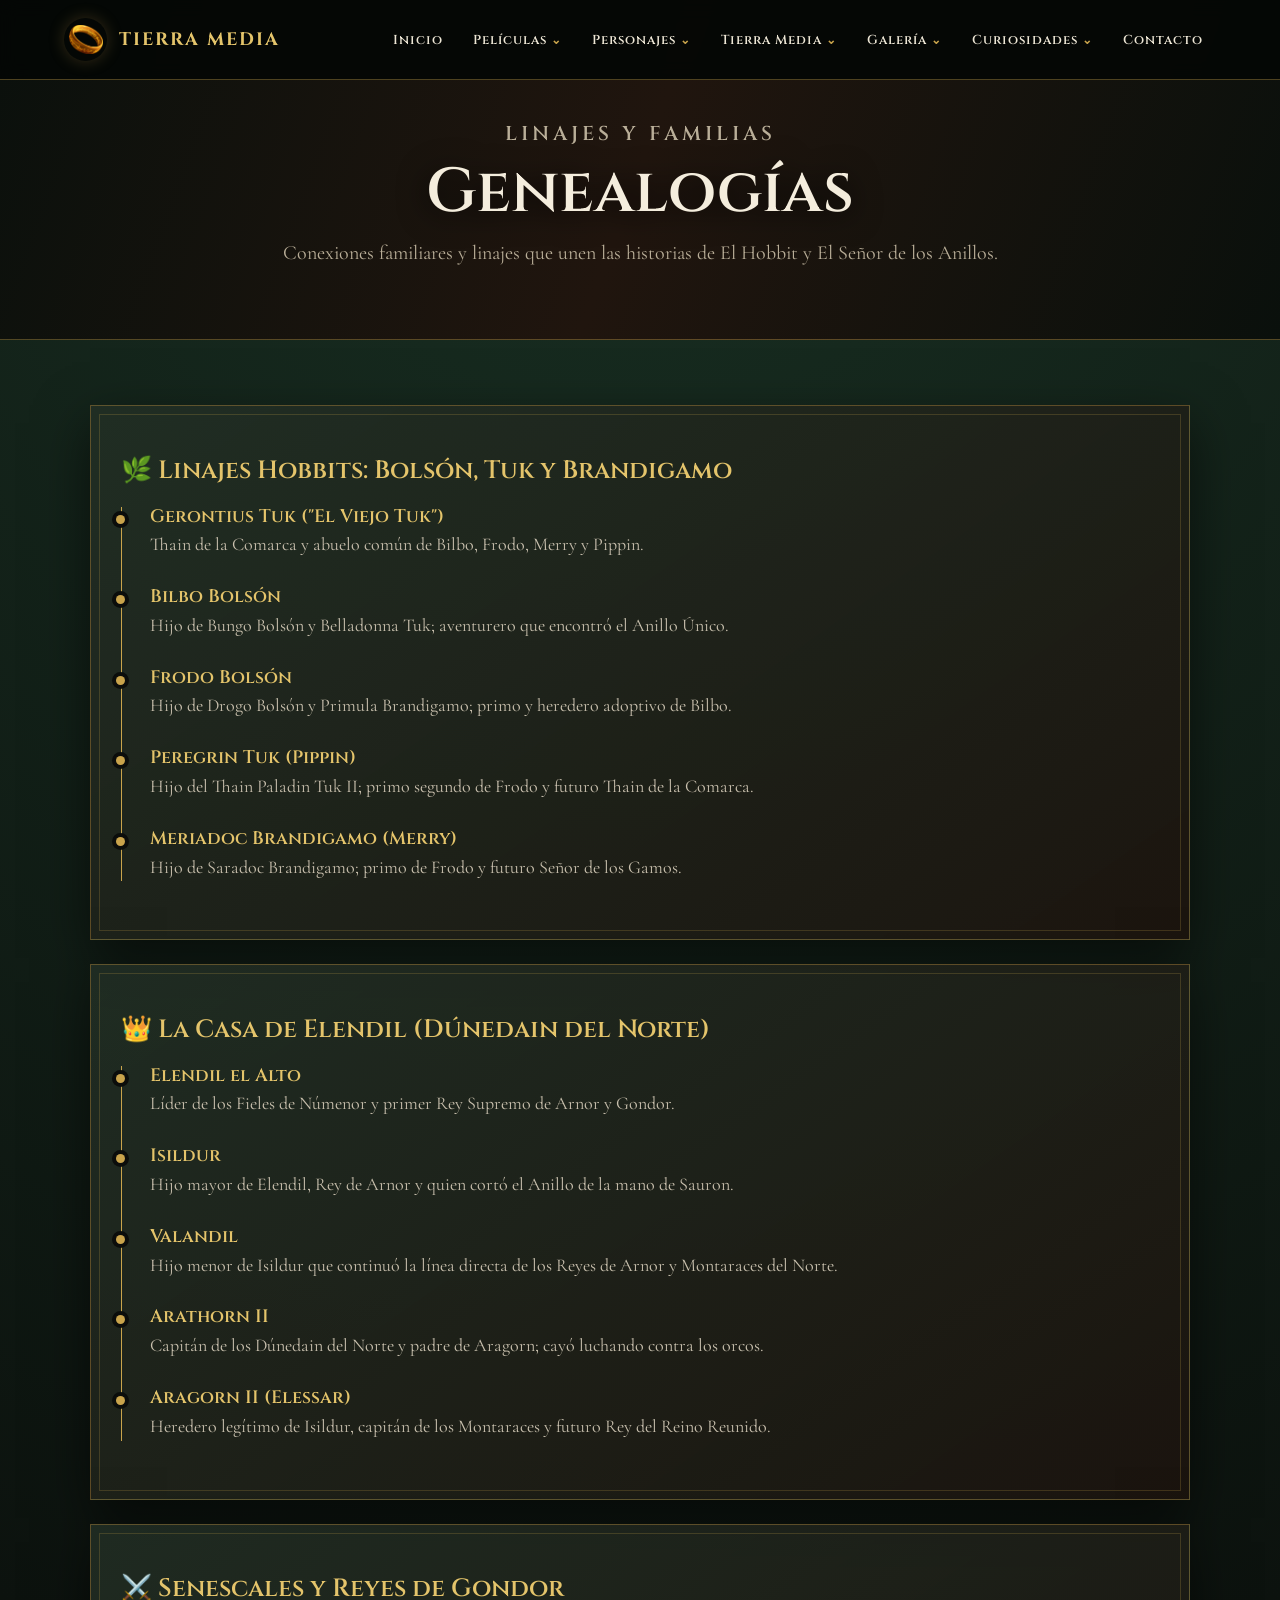
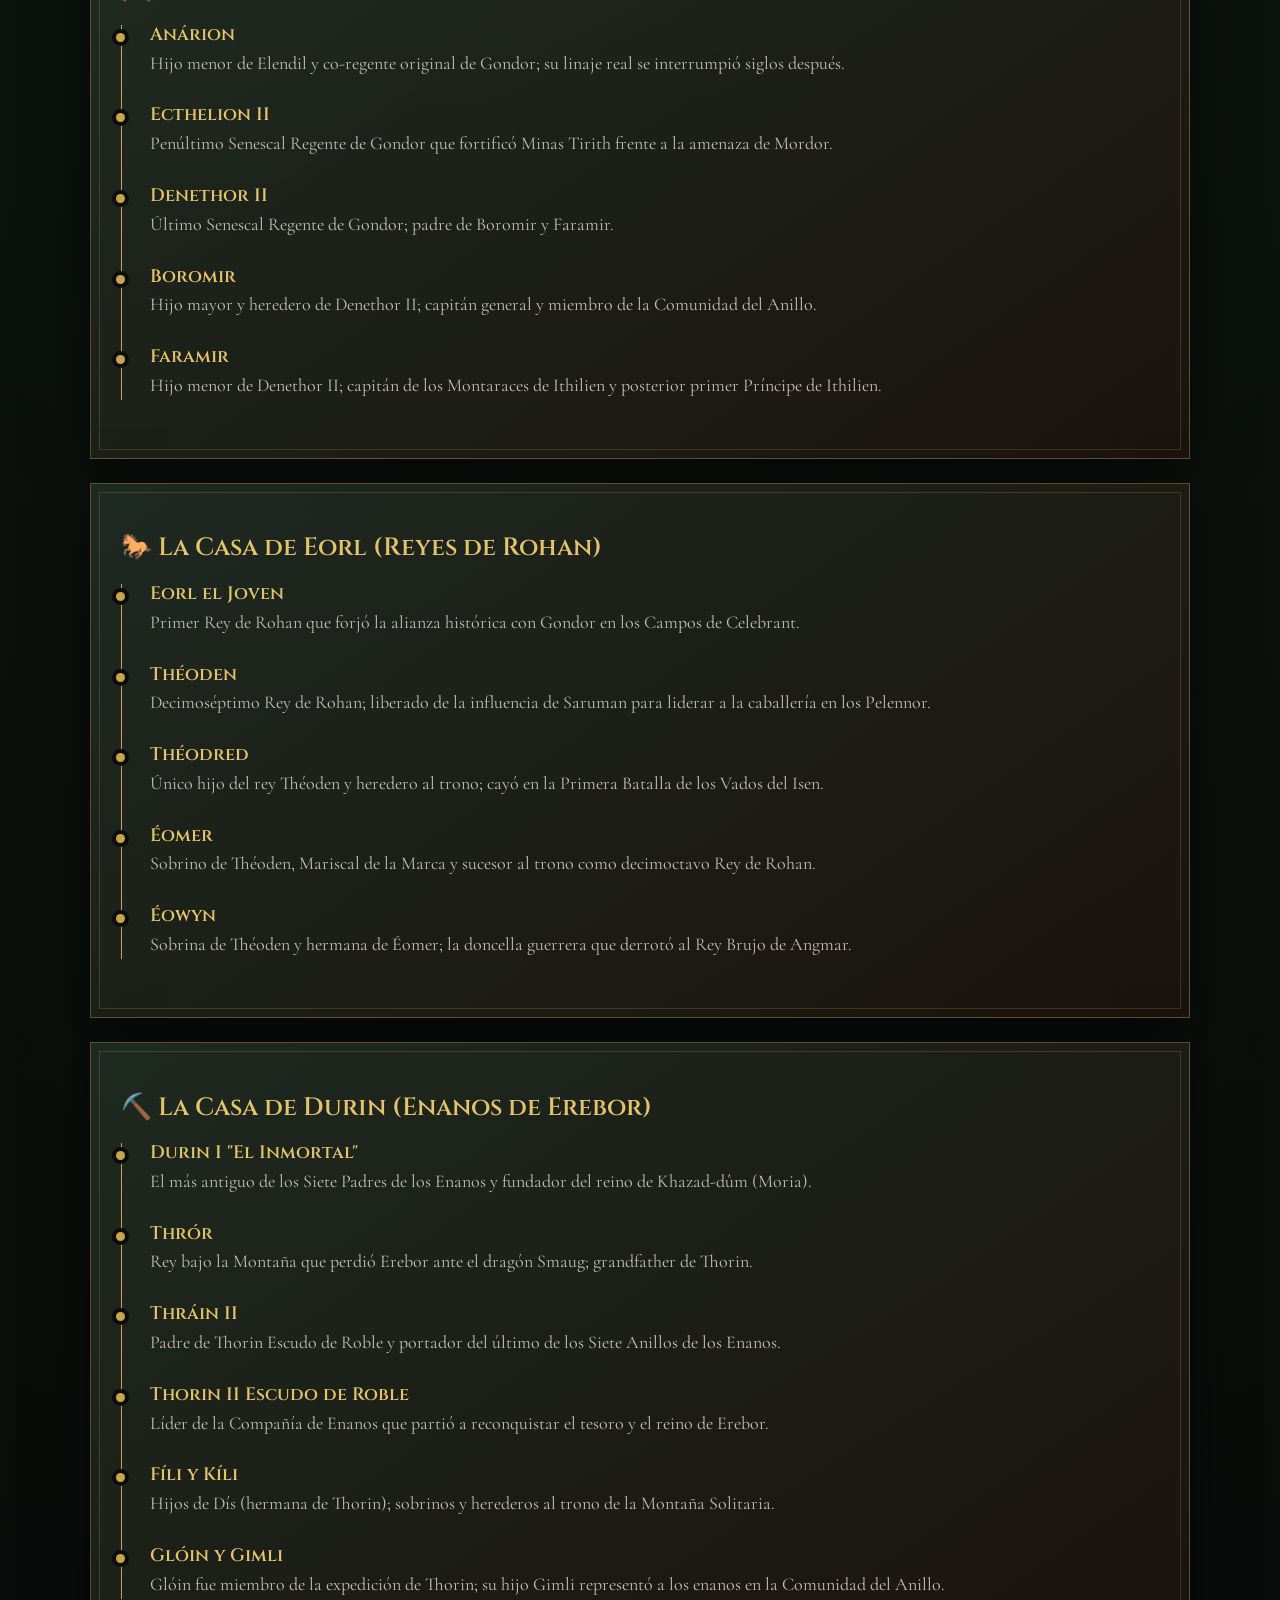
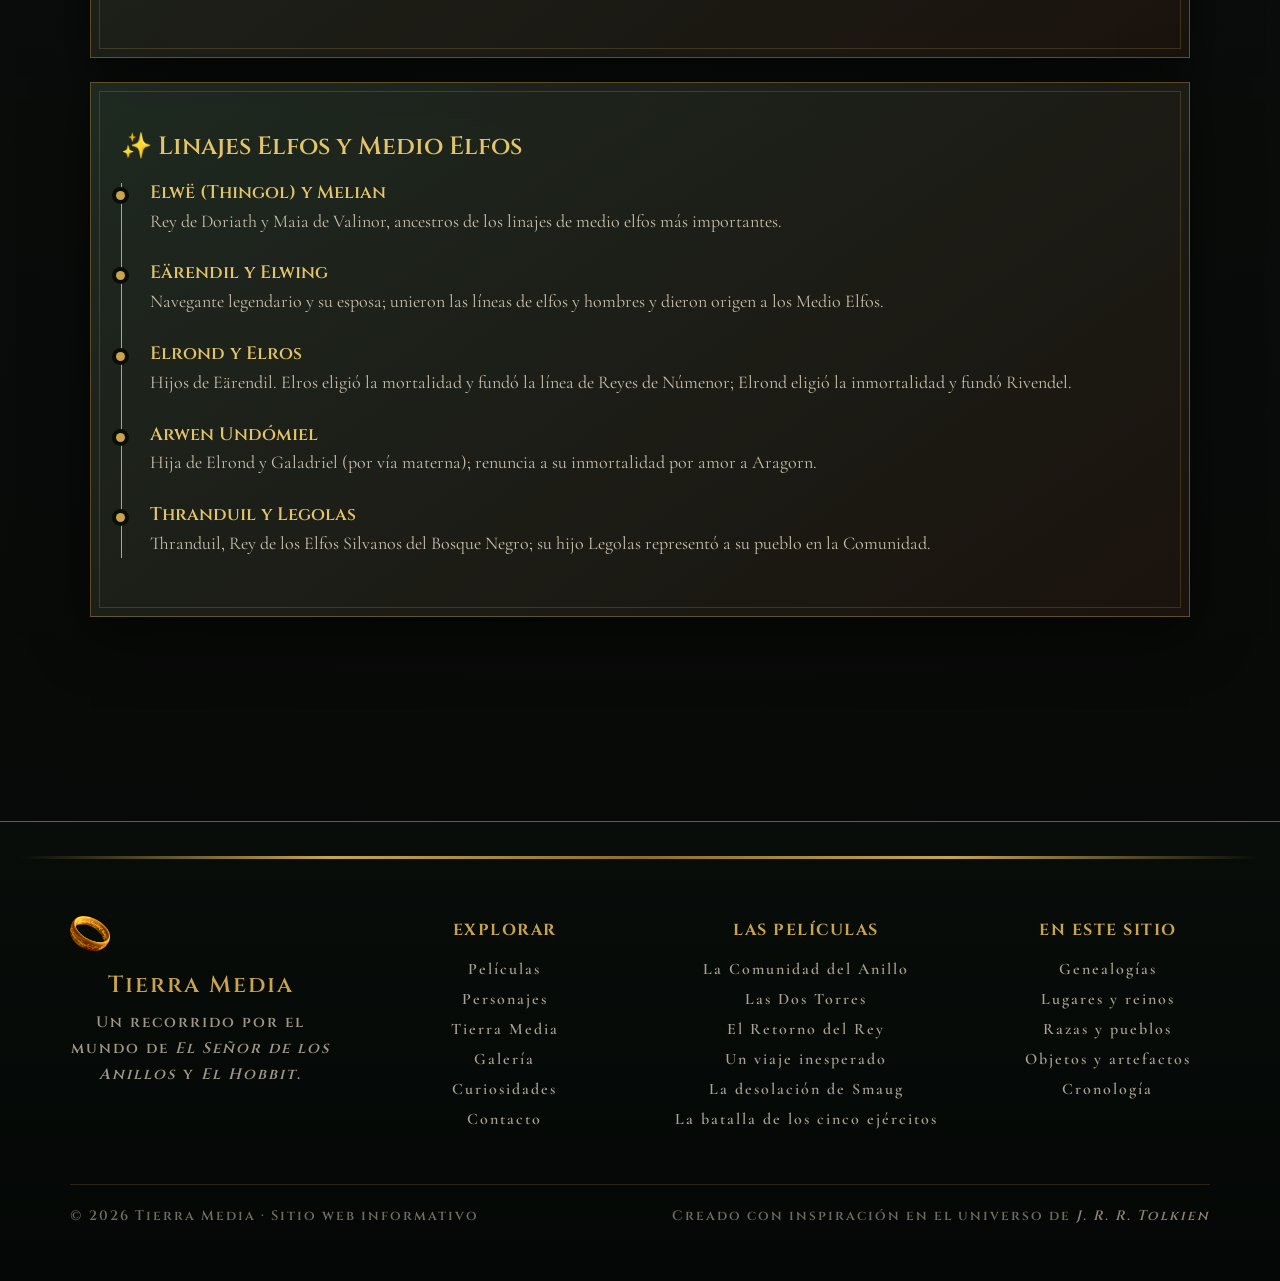
<file: pages/genealogias.html>
<!DOCTYPE html>
<html lang="es">

<head>
    <meta charset="UTF-8">
    <meta name="viewport" content="width=device-width, initial-scale=1.0">
    <title>Genealogías | Tierra Media</title>
    <link rel="stylesheet" href="../assets/css/styles.css">
</head>

<body>
            <nav class="navbar" style="position:absolute;top:0;left:0;right:0">
            <a class="brand" href="../index.html"><span class="brand-ring"><img src="../assets/images/logo-anillo.png"
                        alt="Logo"></span><span>TIERRA MEDIA</span></a>
            <button class="menu-toggle" aria-label="Abrir menú">☰</button>
            <ul class="nav-menu">
                <li><a href="../index.html">Inicio</a></li>
                <li class="has-submenu"><a href="peliculas.html">Películas <span>⌄</span></a>
                    <ul class="submenu">
                        <li class="submenu-title">El Señor de los Anillos</li>
                        <li><a href="pelicula-comunidad.html">La Comunidad del Anillo</a></li>
                        <li><a href="pelicula-dos-torres.html">Las Dos Torres</a></li>
                        <li><a href="pelicula-retorno.html">El Retorno del Rey</a></li>
                        <li class="submenu-title">El Hobbit</li>
                        <li><a href="pelicula-viaje.html">Un viaje inesperado</a></li>
                        <li><a href="pelicula-smaug.html">La desolación de Smaug</a></li>
                        <li><a href="pelicula-batalla.html">La batalla de los cinco ejércitos</a></li>
                    </ul>
                </li>
                <li class="has-submenu"><a href="personajes.html">Personajes <span>⌄</span></a>
                    <ul class="submenu">
                        <li><a href="personajes.html#comunidad">La Comunidad</a></li>
                        <li><a href="personajes.html#heroes">Héroes y aliados</a></li>
                        <li><a href="personajes.html#villanos">Villanos</a></li>
                        <li><a href="personajes.html#razas">Razas y pueblos</a></li>
                        <li><a href="genealogias.html">Genealogías</a></li>
                    </ul>
                </li>
                <li class="has-submenu"><a href="tierramedia.html">Tierra Media <span>⌄</span></a>
                    <ul class="submenu">
                        <li><a href="tierramedia.html#lugares">Lugares</a></li>
                        <li><a href="tierramedia.html#razas">Razas</a></li>
                        <li><a href="tierramedia.html#reinos">Reinos</a></li>
                        <li><a href="tierramedia.html#objetos">Objetos y artefactos</a></li>
                        <li><a href="tierramedia.html#cronologia">Cronología</a></li>
                    </ul>
                </li>
                <li class="has-submenu"><a href="galeria.html">Galería <span>⌄</span></a>
                    <ul class="submenu">
                        <li><a href="galeria.html#lotr">El Señor de los Anillos</a></li>
                        <li><a href="galeria.html#hobbit">El Hobbit</a></li>
                        <li><a href="galeria.html#personajes">Personajes</a></li>
                        <li><a href="galeria.html#lugares">Lugares</a></li>
                        <li><a href="galeria.html#backstage">Detrás de escena</a></li>
                    </ul>
                </li>
                <li class="has-submenu"><a href="curiosidades.html">Curiosidades <span>⌄</span></a>
                    <ul class="submenu">
                        <li><a href="curiosidades.html#peliculas">Sobre las películas</a></li>
                        <li><a href="curiosidades.html#personajes">Sobre los personajes</a></li>
                        <li><a href="curiosidades.html#rodaje">Rodaje</a></li>
                        <li><a href="curiosidades.html#detalles">Detalles ocultos</a></li>
                    </ul>
                </li>
                <li><a href="contacto.html">Contacto</a></li>
            </ul>
        </nav>
    <header class="page-hero">
        <p class="eyebrow">LINAJES Y FAMILIAS</p>
        <h1>Genealogías</h1>
        <p>Conexiones familiares y linajes que unen las historias de El Hobbit y El Señor de los Anillos.</p>
    </header>

    <main class="page-main">
        <div class="content-card">
            <h2>🌿 Linajes Hobbits: Bolsón, Tuk y Brandigamo</h2>
            <div class="timeline">
                <div class="timeline-item">
                    <h3>Gerontius Tuk ("El Viejo Tuk")</h3>
                    <p>Thain de la Comarca y abuelo común de Bilbo, Frodo, Merry y Pippin.</p>
                </div>
                <div class="timeline-item">
                    <h3>Bilbo Bolsón</h3>
                    <p>Hijo de Bungo Bolsón y Belladonna Tuk; aventurero que encontró el Anillo Único.</p>
                </div>
                <div class="timeline-item">
                    <h3>Frodo Bolsón</h3>
                    <p>Hijo de Drogo Bolsón y Primula Brandigamo; primo y heredero adoptivo de Bilbo.</p>
                </div>
                <div class="timeline-item">
                    <h3>Peregrin Tuk (Pippin)</h3>
                    <p>Hijo del Thain Paladin Tuk II; primo segundo de Frodo y futuro Thain de la Comarca.</p>
                </div>
                <div class="timeline-item">
                    <h3>Meriadoc Brandigamo (Merry)</h3>
                    <p>Hijo de Saradoc Brandigamo; primo de Frodo y futuro Señor de los Gamos.</p>
                </div>
            </div>
        </div>

        <div class="content-card">
            <h2>👑 La Casa de Elendil (Dúnedain del Norte)</h2>
            <div class="timeline">
                <div class="timeline-item">
                    <h3>Elendil el Alto</h3>
                    <p>Líder de los Fieles de Númenor y primer Rey Supremo de Arnor y Gondor.</p>
                </div>
                <div class="timeline-item">
                    <h3>Isildur</h3>
                    <p>Hijo mayor de Elendil, Rey de Arnor y quien cortó el Anillo de la mano de Sauron.</p>
                </div>
                <div class="timeline-item">
                    <h3>Valandil</h3>
                    <p>Hijo menor de Isildur que continuó la línea directa de los Reyes de Arnor y Montaraces del Norte.</p>
                </div>
                <div class="timeline-item">
                    <h3>Arathorn II</h3>
                    <p>Capitán de los Dúnedain del Norte y padre de Aragorn; cayó luchando contra los orcos.</p>
                </div>
                <div class="timeline-item">
                    <h3>Aragorn II (Elessar)</h3>
                    <p>Heredero legítimo de Isildur, capitán de los Montaraces y futuro Rey del Reino Reunido.</p>
                </div>
            </div>
        </div>

        <div class="content-card">
            <h2>⚔️ Senescales y Reyes de Gondor</h2>
            <div class="timeline">
                <div class="timeline-item">
                    <h3>Anárion</h3>
                    <p>Hijo menor de Elendil y co-regente original de Gondor; su linaje real se interrumpió siglos después.</p>
                </div>
                <div class="timeline-item">
                    <h3>Ecthelion II</h3>
                    <p>Penúltimo Senescal Regente de Gondor que fortificó Minas Tirith frente a la amenaza de Mordor.</p>
                </div>
                <div class="timeline-item">
                    <h3>Denethor II</h3>
                    <p>Último Senescal Regente de Gondor; padre de Boromir y Faramir.</p>
                </div>
                <div class="timeline-item">
                    <h3>Boromir</h3>
                    <p>Hijo mayor y heredero de Denethor II; capitán general y miembro de la Comunidad del Anillo.</p>
                </div>
                <div class="timeline-item">
                    <h3>Faramir</h3>
                    <p>Hijo menor de Denethor II; capitán de los Montaraces de Ithilien y posterior primer Príncipe de Ithilien.</p>
                </div>
            </div>
        </div>

        <div class="content-card">
            <h2>🐎 La Casa de Eorl (Reyes de Rohan)</h2>
            <div class="timeline">
                <div class="timeline-item">
                    <h3>Eorl el Joven</h3>
                    <p>Primer Rey de Rohan que forjó la alianza histórica con Gondor en los Campos de Celebrant.</p>
                </div>
                <div class="timeline-item">
                    <h3>Théoden</h3>
                    <p>Decimoséptimo Rey de Rohan; liberado de la influencia de Saruman para liderar a la caballería en los Pelennor.</p>
                </div>
                <div class="timeline-item">
                    <h3>Théodred</h3>
                    <p>Único hijo del rey Théoden y heredero al trono; cayó en la Primera Batalla de los Vados del Isen.</p>
                </div>
                <div class="timeline-item">
                    <h3>Éomer</h3>
                    <p>Sobrino de Théoden, Mariscal de la Marca y sucesor al trono como decimoctavo Rey de Rohan.</p>
                </div>
                <div class="timeline-item">
                    <h3>Éowyn</h3>
                    <p>Sobrina de Théoden y hermana de Éomer; la doncella guerrera que derrotó al Rey Brujo de Angmar.</p>
                </div>
            </div>
        </div>

        <div class="content-card">
            <h2>⛏️ La Casa de Durin (Enanos de Erebor)</h2>
            <div class="timeline">
                <div class="timeline-item">
                    <h3>Durin I "El Inmortal"</h3>
                    <p>El más antiguo de los Siete Padres de los Enanos y fundador del reino de Khazad-dûm (Moria).</p>
                </div>
                <div class="timeline-item">
                    <h3>Thrór</h3>
                    <p>Rey bajo la Montaña que perdió Erebor ante el dragón Smaug; grandfather de Thorin.</p>
                </div>
                <div class="timeline-item">
                    <h3>Thráin II</h3>
                    <p>Padre de Thorin Escudo de Roble y portador del último de los Siete Anillos de los Enanos.</p>
                </div>
                <div class="timeline-item">
                    <h3>Thorin II Escudo de Roble</h3>
                    <p>Líder de la Compañía de Enanos que partió a reconquistar el tesoro y el reino de Erebor.</p>
                </div>
                <div class="timeline-item">
                    <h3>Fíli y Kíli</h3>
                    <p>Hijos de Dís (hermana de Thorin); sobrinos y herederos al trono de la Montaña Solitaria.</p>
                </div>
                <div class="timeline-item">
                    <h3>Glóin y Gimli</h3>
                    <p>Glóin fue miembro de la expedición de Thorin; su hijo Gimli representó a los enanos en la Comunidad del Anillo.</p>
                </div>
            </div>
        </div>

        <div class="content-card">
            <h2>✨ Linajes Elfos y Medio Elfos</h2>
            <div class="timeline">
                <div class="timeline-item">
                    <h3>Elwë (Thingol) y Melian</h3>
                    <p>Rey de Doriath y Maia de Valinor, ancestros de los linajes de medio elfos más importantes.</p>
                </div>
                <div class="timeline-item">
                    <h3>Eärendil y Elwing</h3>
                    <p>Navegante legendario y su esposa; unieron las líneas de elfos y hombres y dieron origen a los Medio Elfos.</p>
                </div>
                <div class="timeline-item">
                    <h3>Elrond y Elros</h3>
                    <p>Hijos de Eärendil. Elros eligió la mortalidad y fundó la línea de Reyes de Númenor; Elrond eligió la inmortalidad y fundó Rivendel.</p>
                </div>
                <div class="timeline-item">
                    <h3>Arwen Undómiel</h3>
                    <p>Hija de Elrond y Galadriel (por vía materna); renuncia a su inmortalidad por amor a Aragorn.</p>
                </div>
                <div class="timeline-item">
                    <h3>Thranduil y Legolas</h3>
                    <p>Thranduil, Rey de los Elfos Silvanos del Bosque Negro; su hijo Legolas representó a su pueblo en la Comunidad.</p>
                </div>
            </div>
        </div>
    </main>

    <footer class="site-footer">
    <div class="footer-inner">
        <!-- Identidad -->
        <div class="footer-brand">
            <div class="footer-ring">
                <img src="../assets/images/logo-anillo.png"
                    alt="Anillo Único">
            </div>
            <h3>Tierra Media</h3>
            <p>
                Un recorrido por el mundo de
                <em>El Señor de los Anillos</em> y
                <em>El Hobbit</em>.
            </p>
        </div>
        <!-- Navegación -->
        <div class="footer-column">
            <h4>Explorar</h4>
            <ul>
                <li>
                    <a href="peliculas.html">Películas</a>
                </li>
                <li>
                    <a href="personajes.html">Personajes</a>
                </li>
                <li>
                    <a href="tierramedia.html">Tierra Media</a>
                </li>
                <li>
                    <a href="galeria.html">Galería</a>
                </li>
                <li>
                    <a href="curiosidades.html">Curiosidades</a>
                </li>
                <li>
                    <a href="contacto.html">Contacto</a>
                </li>
            </ul>
        </div>
        <!-- Películas -->
        <div class="footer-column">
            <h4>Las películas</h4>
            <ul>
                <li>
                    <a href="pelicula-comunidad.html">
                        La Comunidad del Anillo
                    </a>
                </li>
                <li>
                    <a href="pelicula-dos-torres.html">
                        Las Dos Torres
                    </a>
                </li>
                <li>
                    <a href="pelicula-retorno.html">
                        El Retorno del Rey
                    </a>
                </li>
                <li>
                    <a href="pelicula-viaje.html">
                        Un viaje inesperado
                    </a>
                </li>
                <li>
                    <a href="pelicula-smaug.html">
                        La desolación de Smaug
                    </a>
                </li>
                <li>
                    <a href="pelicula-batalla.html">
                        La batalla de los cinco ejércitos
                    </a>
                </li>
            </ul>
        </div>
        <!-- Información -->
        <div class="footer-column">
            <h4>En este sitio</h4>
            <ul>
                <li>
                    <a href="genealogias.html">
                        Genealogías
                    </a>
                </li>
                <li>
                    <a href="tierramedia.html">
                        Lugares y reinos
                    </a>
                </li>
                <li>
                    <a href="tierramedia.html">
                        Razas y pueblos
                    </a>
                </li>
                <li>
                    <a href="tierramedia.html">
                        Objetos y artefactos
                    </a>
                </li>
                <li>
                    <a href="tierramedia.html">
                        Cronología
                    </a>
                </li>
            </ul>
        </div>
    </div>
    <!-- Línea inferior -->
    <div class="footer-bottom">
        <p>
            © 2026 Tierra Media · Sitio web informativo
        </p>
        <p>
            Creado con inspiración en el universo de
            <em>J. R. R. Tolkien</em>
        </p>
    </div>
</footer>
    <script src="../assets/js/main.js"></script>
</body>

</html>
</file>
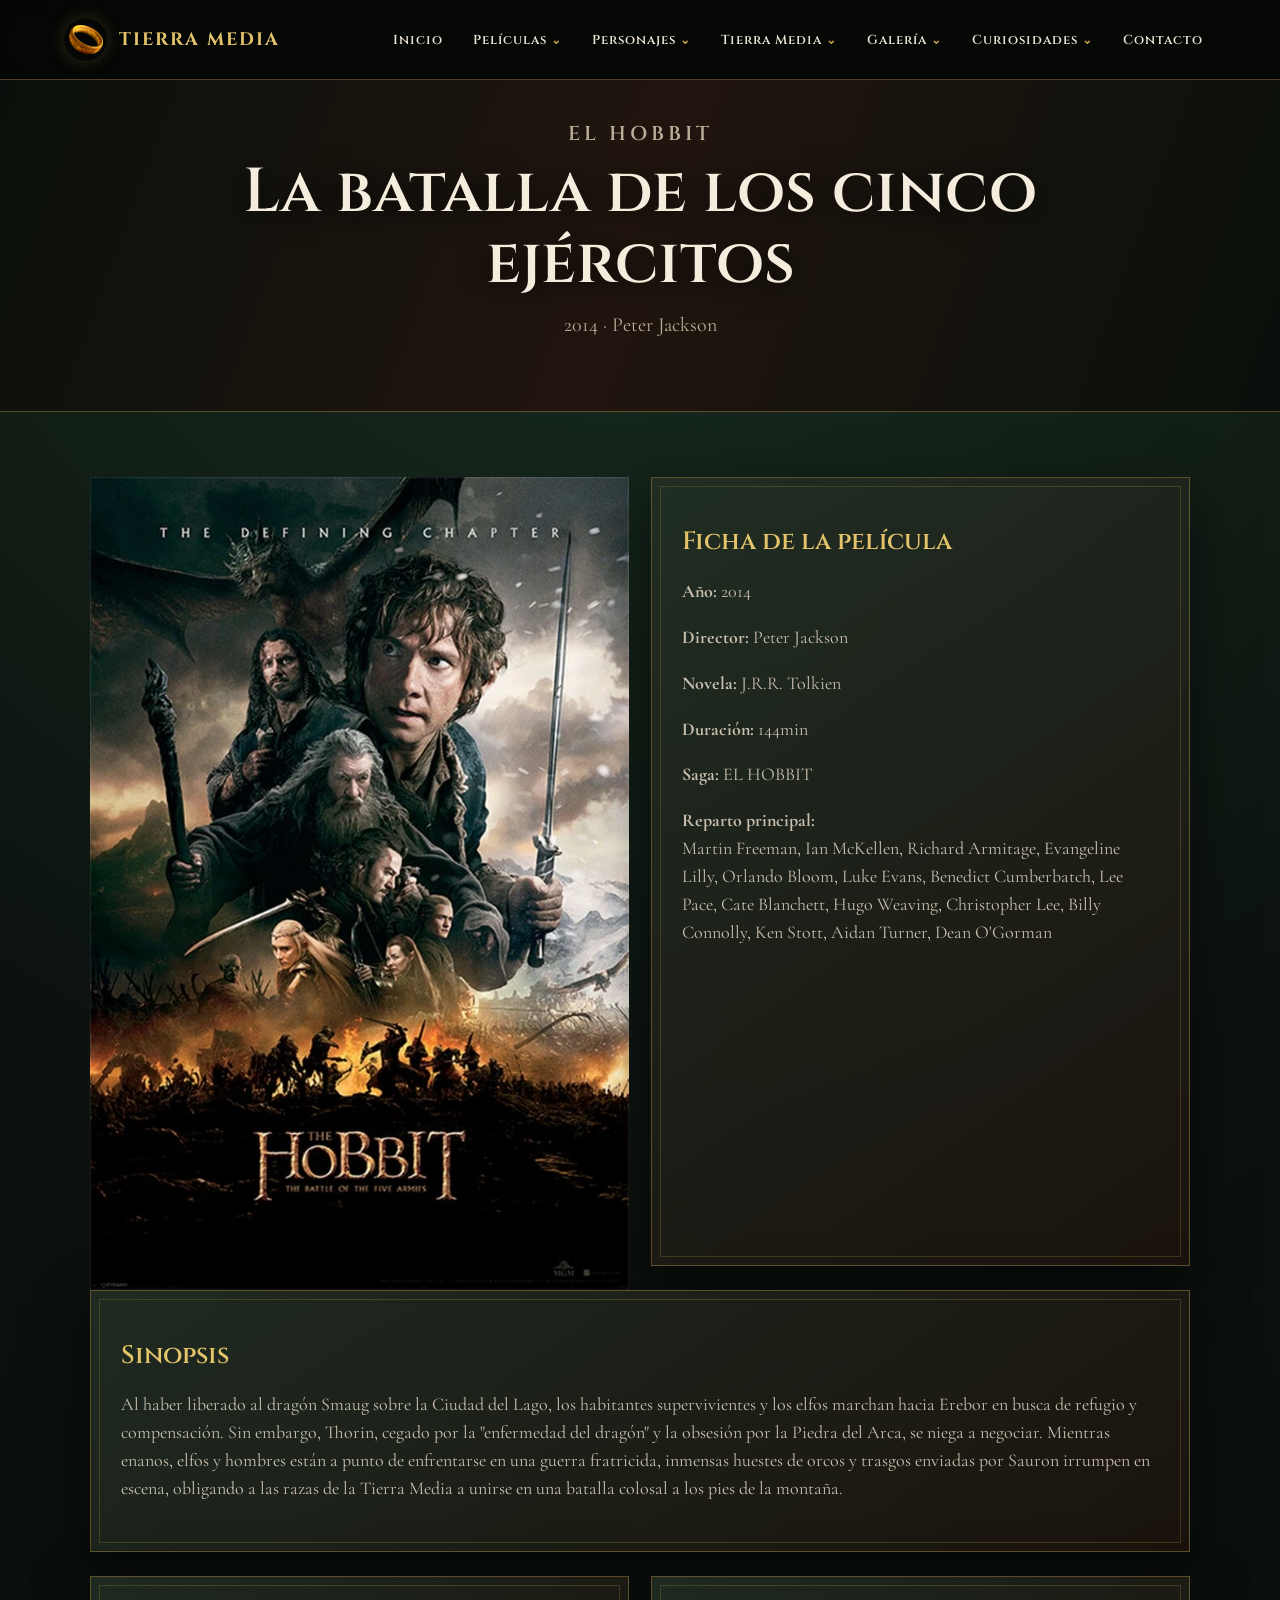
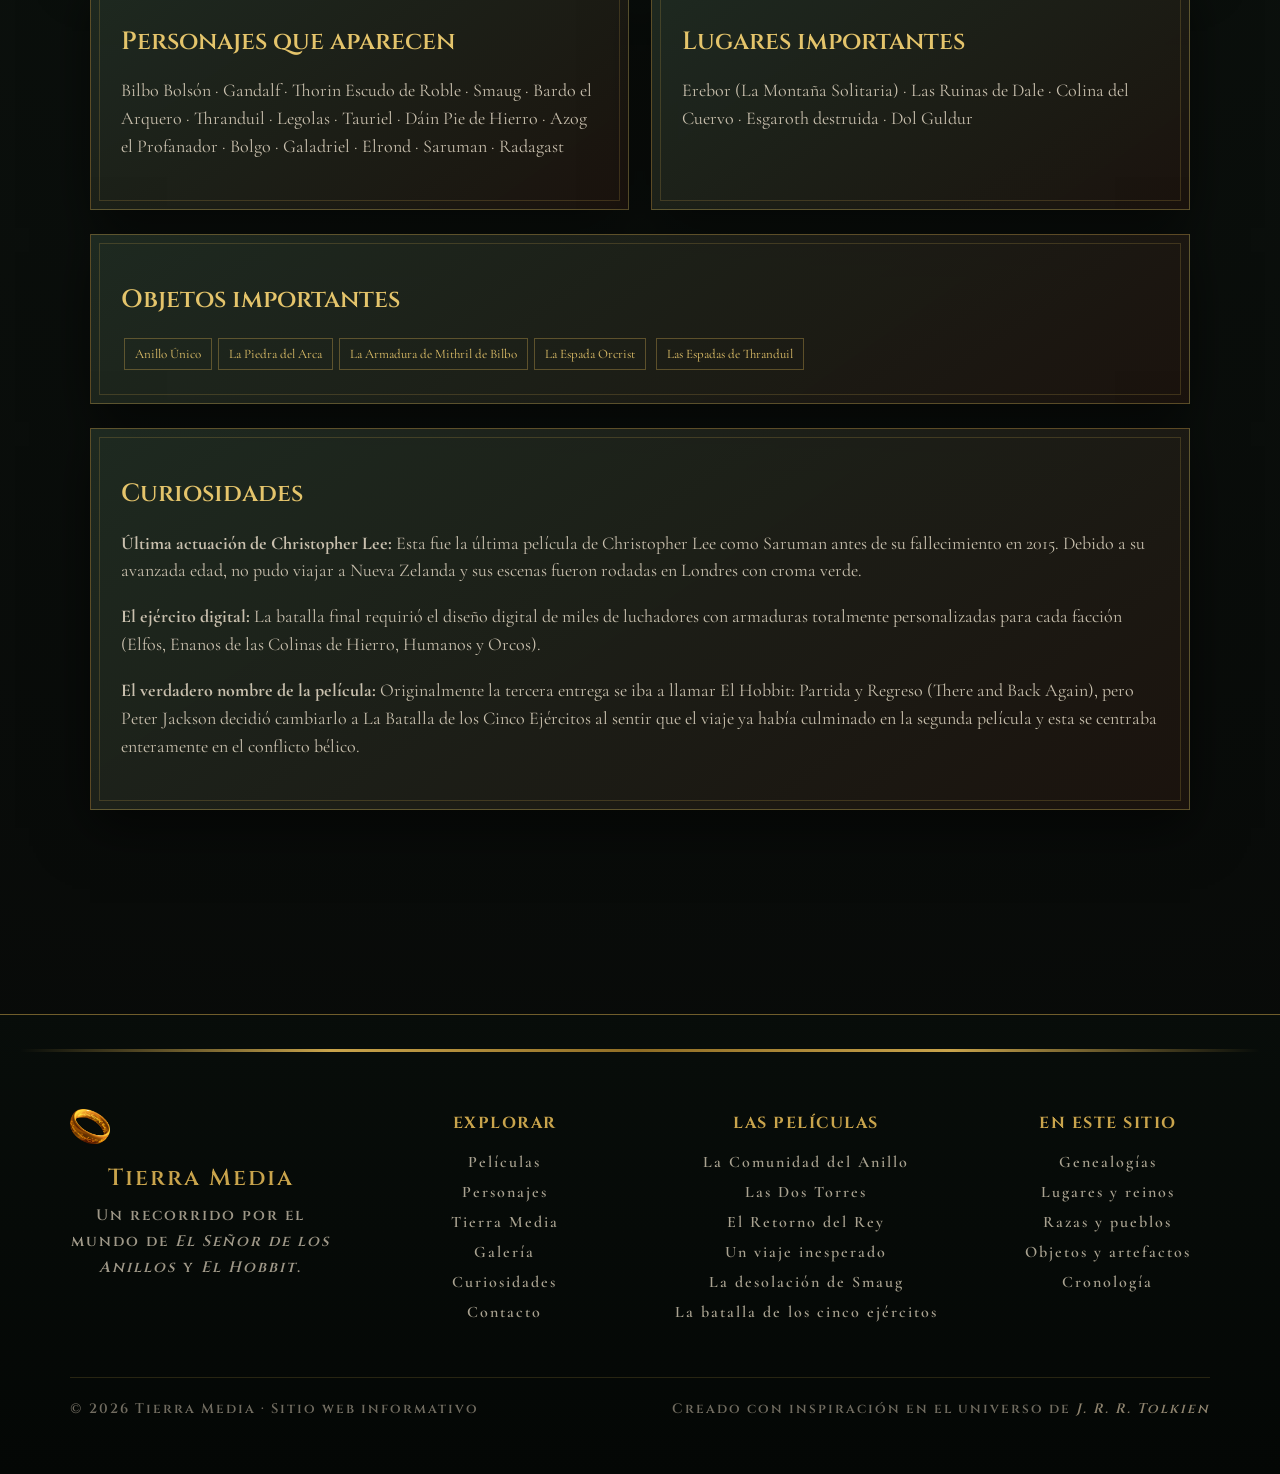
<file: pages/pelicula-batalla.html>
<!DOCTYPE html>
<html lang="es">

<head>
    <meta charset="UTF-8">
    <meta name="viewport" content="width=device-width, initial-scale=1.0">
    <title>La batalla de los cinco ejércitos | Tierra Media</title>
    <link rel="stylesheet" href="../assets/css/styles.css">
</head>

<body>
    
        <nav class="navbar" style="position:absolute;top:0;left:0;right:0">
            <a class="brand" href="../index.html"><span class="brand-ring"><img src="../assets/images/logo-anillo.png"
                        alt="Logo"></span><span>TIERRA MEDIA</span></a>
            <button class="menu-toggle" aria-label="Abrir menú">☰</button>
            <ul class="nav-menu">
                <li><a href="../index.html">Inicio</a></li>
                <li class="has-submenu"><a href="peliculas.html">Películas <span>⌄</span></a>
                    <ul class="submenu">
                        <li class="submenu-title">El Señor de los Anillos</li>
                        <li><a href="pelicula-comunidad.html">La Comunidad del Anillo</a></li>
                        <li><a href="pelicula-dos-torres.html">Las Dos Torres</a></li>
                        <li><a href="pelicula-retorno.html">El Retorno del Rey</a></li>
                        <li class="submenu-title">El Hobbit</li>
                        <li><a href="pelicula-viaje.html">Un viaje inesperado</a></li>
                        <li><a href="pelicula-smaug.html">La desolación de Smaug</a></li>
                        <li><a href="pelicula-batalla.html">La batalla de los cinco ejércitos</a></li>
                    </ul>
                </li>
                <li class="has-submenu"><a href="personajes.html">Personajes <span>⌄</span></a>
                    <ul class="submenu">
                        <li><a href="personajes.html#comunidad">La Comunidad</a></li>
                        <li><a href="personajes.html#heroes">Héroes y aliados</a></li>
                        <li><a href="personajes.html#villanos">Villanos</a></li>
                        <li><a href="personajes.html#razas">Razas y pueblos</a></li>
                        <li><a href="genealogias.html">Genealogías</a></li>
                    </ul>
                </li>
                <li class="has-submenu"><a href="tierramedia.html">Tierra Media <span>⌄</span></a>
                    <ul class="submenu">
                        <li><a href="tierramedia.html#lugares">Lugares</a></li>
                        <li><a href="tierramedia.html#razas">Razas</a></li>
                        <li><a href="tierramedia.html#reinos">Reinos</a></li>
                        <li><a href="tierramedia.html#objetos">Objetos y artefactos</a></li>
                        <li><a href="tierramedia.html#cronologia">Cronología</a></li>
                    </ul>
                </li>
                <li class="has-submenu"><a href="galeria.html">Galería <span>⌄</span></a>
                    <ul class="submenu">
                        <li><a href="galeria.html#lotr">El Señor de los Anillos</a></li>
                        <li><a href="galeria.html#hobbit">El Hobbit</a></li>
                        <li><a href="galeria.html#personajes">Personajes</a></li>
                        <li><a href="galeria.html#lugares">Lugares</a></li>
                        <li><a href="galeria.html#backstage">Detrás de escena</a></li>
                    </ul>
                </li>
                <li class="has-submenu"><a href="curiosidades.html">Curiosidades <span>⌄</span></a>
                    <ul class="submenu">
                        <li><a href="curiosidades.html#peliculas">Sobre las películas</a></li>
                        <li><a href="curiosidades.html#personajes">Sobre los personajes</a></li>
                        <li><a href="curiosidades.html#rodaje">Rodaje</a></li>
                        <li><a href="curiosidades.html#detalles">Detalles ocultos</a>
                    </ul>
                </li>
                <li><a href="contacto.html">Contacto</a></li>
            </ul>
        </nav>
    <header class="page-hero">
        <p class="eyebrow">EL HOBBIT</p>
        <h1>La batalla de los cinco ejércitos</h1>
        <p>2014 · Peter Jackson</p>
    </header>
    <main class="page-main">
        <div class="two-col">
            <div class="poster-placeholder-movie"><img src="../assets/images/poster-batalla.webp"
                    alt="Póster de La Batalla de los 5 Ejércitos"></div>
            <div class="content-card">
                <h2>Ficha de la película</h2>
                <p><strong>Año:</strong> 2014</p>
                <p><strong>Director:</strong> Peter Jackson</p>
                <p><strong>Novela:</strong> J.R.R. Tolkien</p>
                <p><strong>Duración:</strong> 144min</p>
                <p><strong>Saga:</strong> EL HOBBIT</p>
                <p><strong>Reparto principal:</strong><br>Martin Freeman, Ian McKellen, Richard Armitage, Evangeline Lilly, Orlando Bloom, Luke Evans, Benedict Cumberbatch, Lee Pace, Cate Blanchett, Hugo Weaving, Christopher Lee, Billy Connolly, Ken Stott, Aidan Turner, Dean O'Gorman</p>
            </div>
        </div>
        <div class="content-card">
            <h2>Sinopsis</h2>
            <p>Al haber liberado al dragón Smaug sobre la Ciudad del Lago, los habitantes supervivientes y los elfos marchan hacia Erebor en busca de refugio y compensación. Sin embargo, Thorin, cegado por la "enfermedad del dragón" y la obsesión por la Piedra del Arca, se niega a negociar. Mientras enanos, elfos y hombres están a punto de enfrentarse en una guerra fratricida, inmensas huestes de orcos y trasgos enviadas por Sauron irrumpen en escena, obligando a las razas de la Tierra Media a unirse en una batalla colosal a los pies de la montaña.</p>
        </div>
        <div class="two-col">
            <div class="content-card">
                <h2>Personajes que aparecen</h2>
                <p>Bilbo Bolsón · Gandalf · Thorin Escudo de Roble · Smaug · Bardo el Arquero · Thranduil · Legolas · Tauriel · Dáin Pie de Hierro · Azog el Profanador · Bolgo · Galadriel · Elrond · Saruman · Radagast</p>
            </div>
            <div class="content-card">
                <h2>Lugares importantes</h2>
                <p>Erebor (La Montaña Solitaria) · Las Ruinas de Dale · Colina del Cuervo · Esgaroth destruida · Dol Guldur</p>
            </div>
        </div>
        <div class="content-card">
            <h2>Objetos importantes</h2><span class="pill">Anillo Único</span><span class="pill">La Piedra del Arca</span><span
                class="pill">La Armadura de Mithril de Bilbo</span><span class="pill">La Espada Orcrist</span>
                <span class="pill">Las Espadas de Thranduil</span>
        </div>
        <div class="content-card">
            <h2>Curiosidades</h2>
            <p><strong>Última actuación de Christopher Lee:</strong> Esta fue la última película de Christopher Lee como Saruman antes de su fallecimiento en 2015. Debido a su avanzada edad, no pudo viajar a Nueva Zelanda y sus escenas fueron rodadas en Londres con croma verde.</p>
<p><strong>El ejército digital:</strong> La batalla final requirió el diseño digital de miles de luchadores con armaduras totalmente personalizadas para cada facción (Elfos, Enanos de las Colinas de Hierro, Humanos y Orcos).</p>
<p><strong>El verdadero nombre de la película:</strong> Originalmente la tercera entrega se iba a llamar El Hobbit: Partida y Regreso (There and Back Again), pero Peter Jackson decidió cambiarlo a La Batalla de los Cinco Ejércitos al sentir que el viaje ya había culminado en la segunda película y esta se centraba enteramente en el conflicto bélico.</p>
        </div>
    </main>
    <footer class="site-footer">
    <div class="footer-inner">
        <!-- Identidad -->
        <div class="footer-brand">
            <div class="footer-ring">
                <img src="../assets/images/logo-anillo.png"
                    alt="Anillo Único">
            </div>
            <h3>Tierra Media</h3>
            <p>
                Un recorrido por el mundo de
                <em>El Señor de los Anillos</em> y
                <em>El Hobbit</em>.
            </p>
        </div>
        <!-- Navegación -->
        <div class="footer-column">
            <h4>Explorar</h4>
            <ul>
                <li>
                    <a href="peliculas.html">Películas</a>
                </li>
                <li>
                    <a href="personajes.html">Personajes</a>
                </li>
                <li>
                    <a href="tierramedia.html">Tierra Media</a>
                </li>
                <li>
                    <a href="galeria.html">Galería</a>
                </li>
                <li>
                    <a href="curiosidades.html">Curiosidades</a>
                </li>
                <li>
                    <a href="contacto.html">Contacto</a>
                </li>
            </ul>
        </div>
        <!-- Películas -->
        <div class="footer-column">
            <h4>Las películas</h4>
            <ul>
                <li>
                    <a href="pelicula-comunidad.html">
                        La Comunidad del Anillo
                    </a>
                </li>
                <li>
                    <a href="pelicula-dos-torres.html">
                        Las Dos Torres
                    </a>
                </li>
                <li>
                    <a href="pelicula-retorno.html">
                        El Retorno del Rey
                    </a>
                </li>
                <li>
                    <a href="pelicula-viaje.html">
                        Un viaje inesperado
                    </a>
                </li>
                <li>
                    <a href="pelicula-smaug.html">
                        La desolación de Smaug
                    </a>
                </li>
                <li>
                    <a href="pelicula-batalla.html">
                        La batalla de los cinco ejércitos
                    </a>
                </li>
            </ul>
        </div>
        <!-- Información -->
        <div class="footer-column">
            <h4>En este sitio</h4>
            <ul>
                <li>
                    <a href="genealogias.html">
                        Genealogías
                    </a>
                </li>
                <li>
                    <a href="tierramedia.html">
                        Lugares y reinos
                    </a>
                </li>
                <li>
                    <a href="tierramedia.html">
                        Razas y pueblos
                    </a>
                </li>
                <li>
                    <a href="tierramedia.html">
                        Objetos y artefactos
                    </a>
                </li>
                <li>
                    <a href="tierramedia.html">
                        Cronología
                    </a>
                </li>
            </ul>
        </div>
    </div>
    <!-- Línea inferior -->
    <div class="footer-bottom">
        <p>
            © 2026 Tierra Media · Sitio web informativo
        </p>
        <p>
            Creado con inspiración en el universo de
            <em>J. R. R. Tolkien</em>
        </p>
    </div>
</footer>
    <script src="../assets/js/main.js"></script>
</body>

</html>
</file>
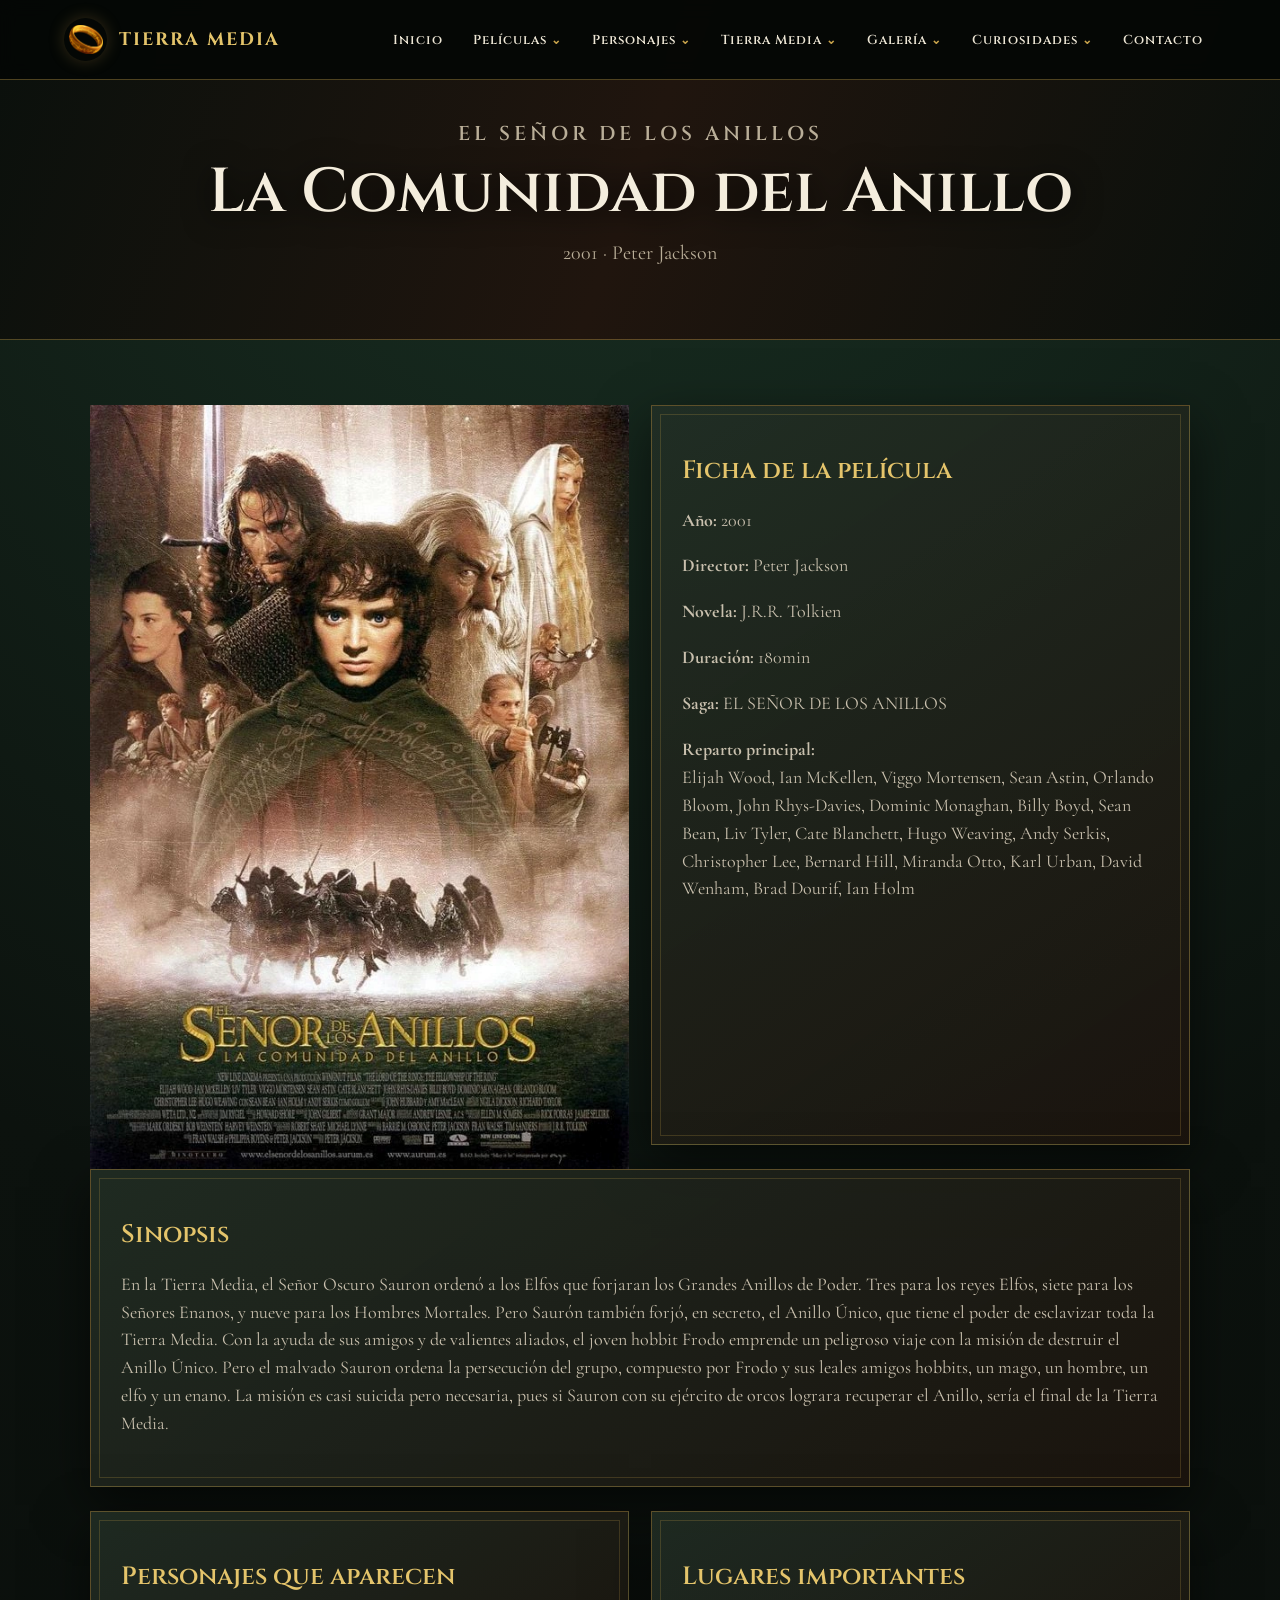
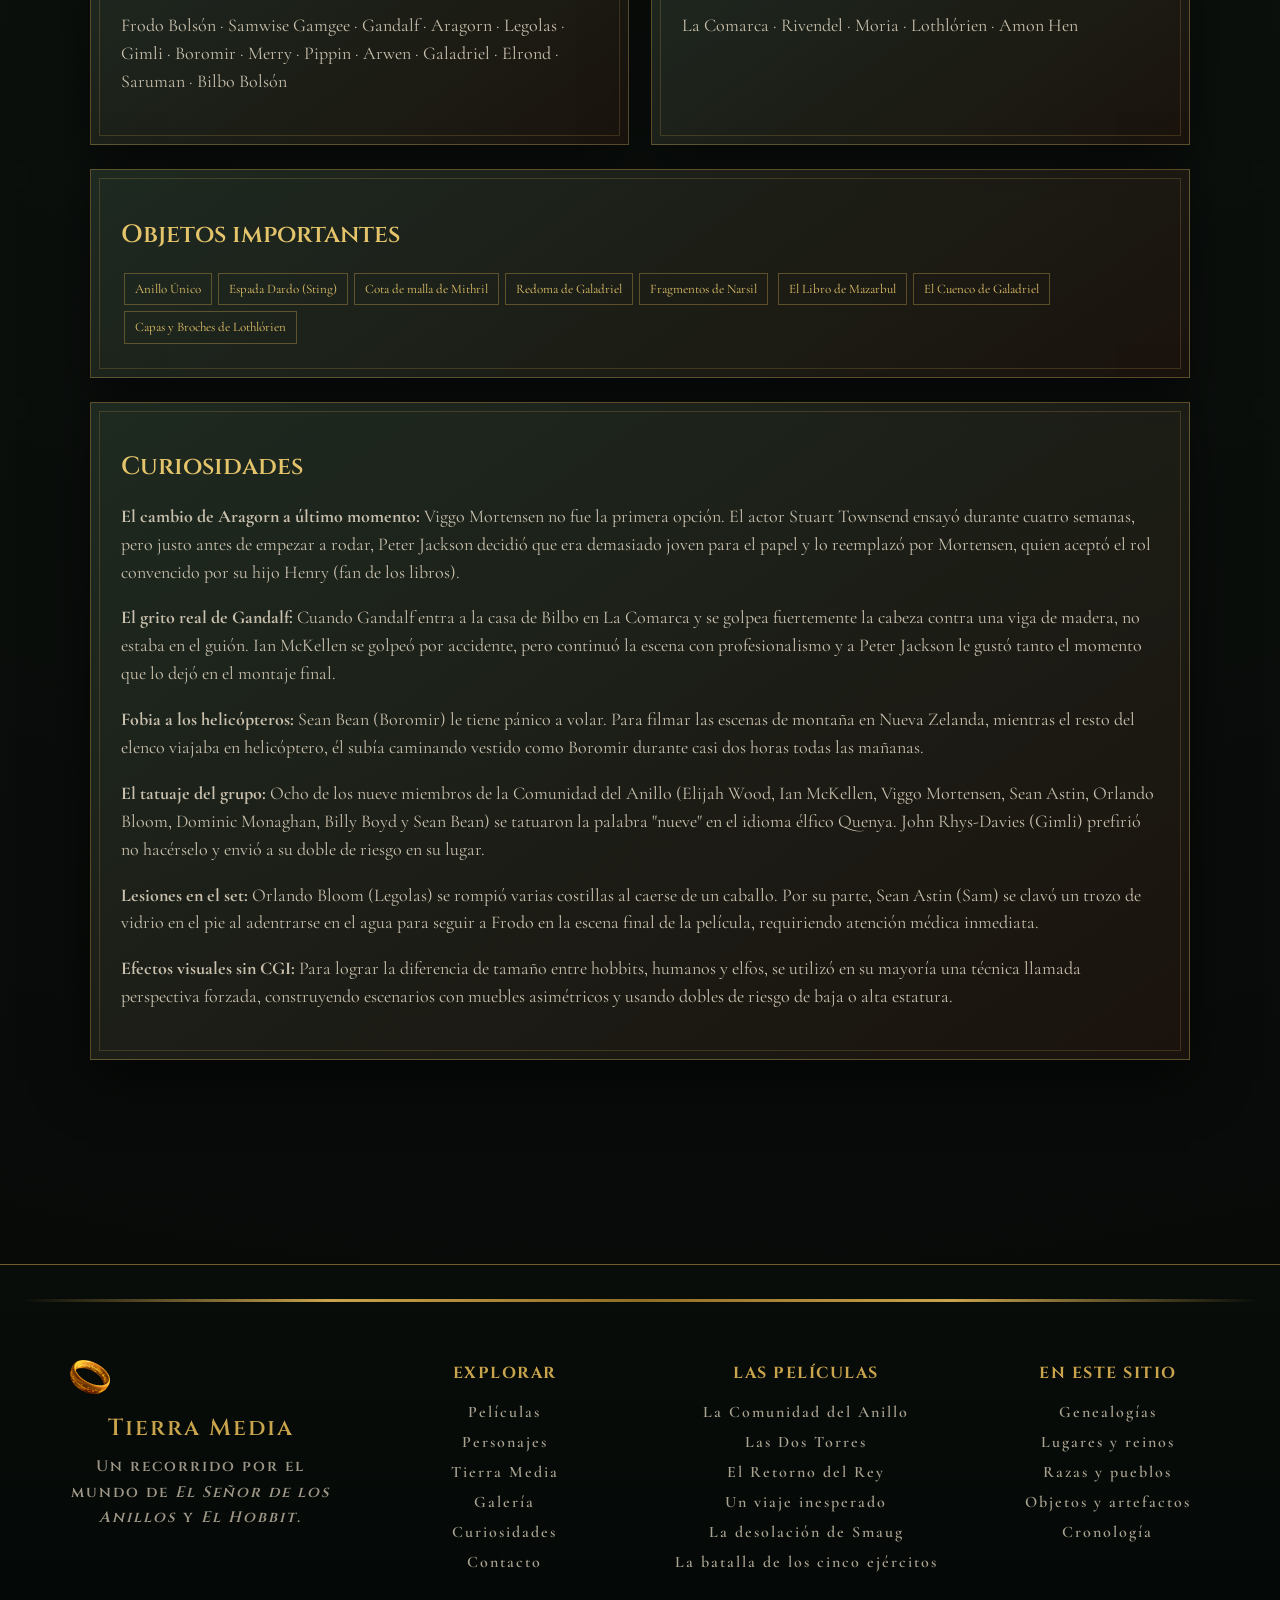
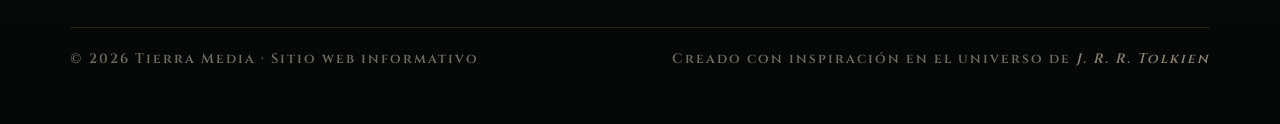
<file: pages/pelicula-comunidad.html>
<!DOCTYPE html>
<html lang="es">

<head>
    <meta charset="UTF-8">
    <meta name="viewport" content="width=device-width, initial-scale=1.0">
    <title>La Comunidad del Anillo | Tierra Media</title>
    <link rel="stylesheet" href="../assets/css/styles.css">
</head>

<body>
    
        <nav class="navbar" style="position:absolute;top:0;left:0;right:0">
            <a class="brand" href="../index.html"><span class="brand-ring"><img src="../assets/images/logo-anillo.png"
                        alt="Logo"></span><span>TIERRA MEDIA</span></a>
            <button class="menu-toggle" aria-label="Abrir menú">☰</button>
            <ul class="nav-menu">
                <li><a href="../index.html">Inicio</a></li>
                <li class="has-submenu"><a href="peliculas.html">Películas <span>⌄</span></a>
                    <ul class="submenu">
                        <li class="submenu-title">El Señor de los Anillos</li>
                        <li><a href="pelicula-comunidad.html">La Comunidad del Anillo</a></li>
                        <li><a href="pelicula-dos-torres.html">Las Dos Torres</a></li>
                        <li><a href="pelicula-retorno.html">El Retorno del Rey</a></li>
                        <li class="submenu-title">El Hobbit</li>
                        <li><a href="pelicula-viaje.html">Un viaje inesperado</a></li>
                        <li><a href="pelicula-smaug.html">La desolación de Smaug</a></li>
                        <li><a href="pelicula-batalla.html">La batalla de los cinco ejércitos</a></li>
                    </ul>
                </li>
                <li class="has-submenu"><a href="personajes.html">Personajes <span>⌄</span></a>
                    <ul class="submenu">
                        <li><a href="personajes.html#comunidad">La Comunidad</a></li>
                        <li><a href="personajes.html#heroes">Héroes y aliados</a></li>
                        <li><a href="personajes.html#villanos">Villanos</a></li>
                        <li><a href="personajes.html#razas">Razas y pueblos</a></li>
                        <li><a href="genealogias.html">Genealogías</a></li>
                    </ul>
                </li>
                <li class="has-submenu"><a href="tierramedia.html">Tierra Media <span>⌄</span></a>
                    <ul class="submenu">
                        <li><a href="tierramedia.html#lugares">Lugares</a></li>
                        <li><a href="tierramedia.html#razas">Razas</a></li>
                        <li><a href="tierramedia.html#reinos">Reinos</a></li>
                        <li><a href="tierramedia.html#objetos">Objetos y artefactos</a></li>
                        <li><a href="tierramedia.html#cronologia">Cronología</a></li>
                    </ul>
                </li>
                <li class="has-submenu"><a href="galeria.html">Galería <span>⌄</span></a>
                    <ul class="submenu">
                        <li><a href="galeria.html#lotr">El Señor de los Anillos</a></li>
                        <li><a href="galeria.html#hobbit">El Hobbit</a></li>
                        <li><a href="galeria.html#personajes">Personajes</a></li>
                        <li><a href="galeria.html#lugares">Lugares</a></li>
                        <li><a href="galeria.html#backstage">Detrás de escena</a></li>
                    </ul>
                </li>
                <li class="has-submenu"><a href="curiosidades.html">Curiosidades <span>⌄</span></a>
                    <ul class="submenu">
                        <li><a href="curiosidades.html#peliculas">Sobre las películas</a></li>
                        <li><a href="curiosidades.html#personajes">Sobre los personajes</a></li>
                        <li><a href="curiosidades.html#rodaje">Rodaje</a></li>
                        <li><a href="curiosidades.html#detalles">Detalles ocultos</a>
                    </ul>
                </li>
                <li><a href="contacto.html">Contacto</a></li>
            </ul>
        </nav>
    <header class="page-hero">
        <p class="eyebrow">EL SEÑOR DE LOS ANILLOS</p>
        <h1>La Comunidad del Anillo</h1>
        <p>2001 · Peter Jackson</p>
    </header>
    <main class="page-main">
        <div class="two-col">
            <div class="poster-placeholder-movie"><img src="../assets/images/poster-comunidad.webp"
                    alt="Póster de La Comunidad del Anillo"></div>
            <div class="content-card">
                <h2>Ficha de la película</h2>
                <p><strong>Año:</strong> 2001</p>
                <p><strong>Director:</strong> Peter Jackson</p>
                <p><strong>Novela:</strong> J.R.R. Tolkien</p>
                <p><strong>Duración:</strong> 180min</p>
                <p><strong>Saga:</strong> EL SEÑOR DE LOS ANILLOS</p>
                <p><strong>Reparto principal:</strong><br>Elijah Wood, Ian McKellen, Viggo Mortensen, Sean Astin, Orlando Bloom, John Rhys-Davies, Dominic Monaghan, Billy Boyd, Sean Bean, Liv Tyler, Cate Blanchett, Hugo Weaving, Andy Serkis, Christopher Lee, Bernard Hill, Miranda Otto, Karl Urban, David Wenham, Brad Dourif, Ian Holm</p>
            </div>
        </div>
        <div class="content-card">
            <h2>Sinopsis</h2>
            <p>En la Tierra Media, el Señor Oscuro Sauron ordenó a los Elfos que forjaran los Grandes Anillos de Poder. Tres para los reyes Elfos, siete para los Señores Enanos, y nueve para los Hombres Mortales. Pero Saurón también forjó, en secreto, el Anillo Único, que tiene el poder de esclavizar toda la Tierra Media. Con la ayuda de sus amigos y de valientes aliados, el joven hobbit Frodo emprende un peligroso viaje con la misión de destruir el Anillo Único. Pero el malvado Sauron ordena la persecución del grupo, compuesto por Frodo y sus leales amigos hobbits, un mago, un hombre, un elfo y un enano. La misión es casi suicida pero necesaria, pues si Sauron con su ejército de orcos lograra recuperar el Anillo, sería el final de la Tierra Media.</p>
        </div>
        <div class="two-col">
            <div class="content-card">
                <h2>Personajes que aparecen</h2>
                <p>Frodo Bolsón · Samwise Gamgee · Gandalf · Aragorn · Legolas · Gimli · Boromir · Merry · Pippin · Arwen · Galadriel · Elrond · Saruman · Bilbo Bolsón</p>
            </div>
            <div class="content-card">
                <h2>Lugares importantes</h2>
                <p>La Comarca · Rivendel · Moria · Lothlórien · Amon Hen</p>
            </div>
        </div>
        <div class="content-card">
            <h2>Objetos importantes</h2><span class="pill">Anillo Único</span><span class="pill">Espada Dardo (Sting)</span><span
                class="pill">Cota de malla de Mithril</span><span class="pill">Redoma de Galadriel</span><span class="pill">Fragmentos de Narsil</span>
                <span class="pill">El Libro de Mazarbul</span><span class="pill">El Cuenco de Galadriel</span><span class="pill">Capas y Broches de Lothlórien</span>
        </div>
        <div class="content-card">
            <h2>Curiosidades</h2>
            <p><strong>El cambio de Aragorn a último momento:</strong> Viggo Mortensen no fue la primera opción. El actor Stuart Townsend ensayó durante cuatro semanas, pero justo antes de empezar a rodar, Peter Jackson decidió que era demasiado joven para el papel y lo reemplazó por Mortensen, quien aceptó el rol convencido por su hijo Henry (fan de los libros).</p>
<p><strong>El grito real de Gandalf:</strong> Cuando Gandalf entra a la casa de Bilbo en La Comarca y se golpea fuertemente la cabeza contra una viga de madera, no estaba en el guión. Ian McKellen se golpeó por accidente, pero continuó la escena con profesionalismo y a Peter Jackson le gustó tanto el momento que lo dejó en el montaje final.</p>
<p><strong>Fobia a los helicópteros:</strong> Sean Bean (Boromir) le tiene pánico a volar. Para filmar las escenas de montaña en Nueva Zelanda, mientras el resto del elenco viajaba en helicóptero, él subía caminando vestido como Boromir durante casi dos horas todas las mañanas.</p>
<p><strong>El tatuaje del grupo:</strong> Ocho de los nueve miembros de la Comunidad del Anillo (Elijah Wood, Ian McKellen, Viggo Mortensen, Sean Astin, Orlando Bloom, Dominic Monaghan, Billy Boyd y Sean Bean) se tatuaron la palabra "nueve" en el idioma élfico Quenya. John Rhys-Davies (Gimli) prefirió no hacérselo y envió a su doble de riesgo en su lugar.</p>
<p><strong>Lesiones en el set:</strong> Orlando Bloom (Legolas) se rompió varias costillas al caerse de un caballo. Por su parte, Sean Astin (Sam) se clavó un trozo de vidrio en el pie al adentrarse en el agua para seguir a Frodo en la escena final de la película, requiriendo atención médica inmediata.</p>
<p><strong>Efectos visuales sin CGI:</strong> Para lograr la diferencia de tamaño entre hobbits, humanos y elfos, se utilizó en su mayoría una técnica llamada perspectiva forzada, construyendo escenarios con muebles asimétricos y usando dobles de riesgo de baja o alta estatura.</p>
        </div>
    </main>
    <footer class="site-footer">
    <div class="footer-inner">
        <!-- Identidad -->
        <div class="footer-brand">
            <div class="footer-ring">
                <img src="../assets/images/logo-anillo.png"
                    alt="Anillo Único">
            </div>
            <h3>Tierra Media</h3>
            <p>
                Un recorrido por el mundo de
                <em>El Señor de los Anillos</em> y
                <em>El Hobbit</em>.
            </p>
        </div>
        <!-- Navegación -->
        <div class="footer-column">
            <h4>Explorar</h4>
            <ul>
                <li>
                    <a href="peliculas.html">Películas</a>
                </li>
                <li>
                    <a href="personajes.html">Personajes</a>
                </li>
                <li>
                    <a href="tierramedia.html">Tierra Media</a>
                </li>
                <li>
                    <a href="galeria.html">Galería</a>
                </li>
                <li>
                    <a href="curiosidades.html">Curiosidades</a>
                </li>
                <li>
                    <a href="contacto.html">Contacto</a>
                </li>
            </ul>
        </div>
        <!-- Películas -->
        <div class="footer-column">
            <h4>Las películas</h4>
            <ul>
                <li>
                    <a href="pelicula-comunidad.html">
                        La Comunidad del Anillo
                    </a>
                </li>
                <li>
                    <a href="pelicula-dos-torres.html">
                        Las Dos Torres
                    </a>
                </li>
                <li>
                    <a href="pelicula-retorno.html">
                        El Retorno del Rey
                    </a>
                </li>
                <li>
                    <a href="pelicula-viaje.html">
                        Un viaje inesperado
                    </a>
                </li>
                <li>
                    <a href="pelicula-smaug.html">
                        La desolación de Smaug
                    </a>
                </li>
                <li>
                    <a href="pelicula-batalla.html">
                        La batalla de los cinco ejércitos
                    </a>
                </li>
            </ul>
        </div>
        <!-- Información -->
        <div class="footer-column">
            <h4>En este sitio</h4>
            <ul>
                <li>
                    <a href="genealogias.html">
                        Genealogías
                    </a>
                </li>
                <li>
                    <a href="tierramedia.html">
                        Lugares y reinos
                    </a>
                </li>
                <li>
                    <a href="tierramedia.html">
                        Razas y pueblos
                    </a>
                </li>
                <li>
                    <a href="tierramedia.html">
                        Objetos y artefactos
                    </a>
                </li>
                <li>
                    <a href="tierramedia.html">
                        Cronología
                    </a>
                </li>
            </ul>
        </div>
    </div>
    <!-- Línea inferior -->
    <div class="footer-bottom">
        <p>
            © 2026 Tierra Media · Sitio web informativo
        </p>
        <p>
            Creado con inspiración en el universo de
            <em>J. R. R. Tolkien</em>
        </p>
    </div>
</footer>
    <script src="../assets/js/main.js"></script>
</body>

</html>
</file>
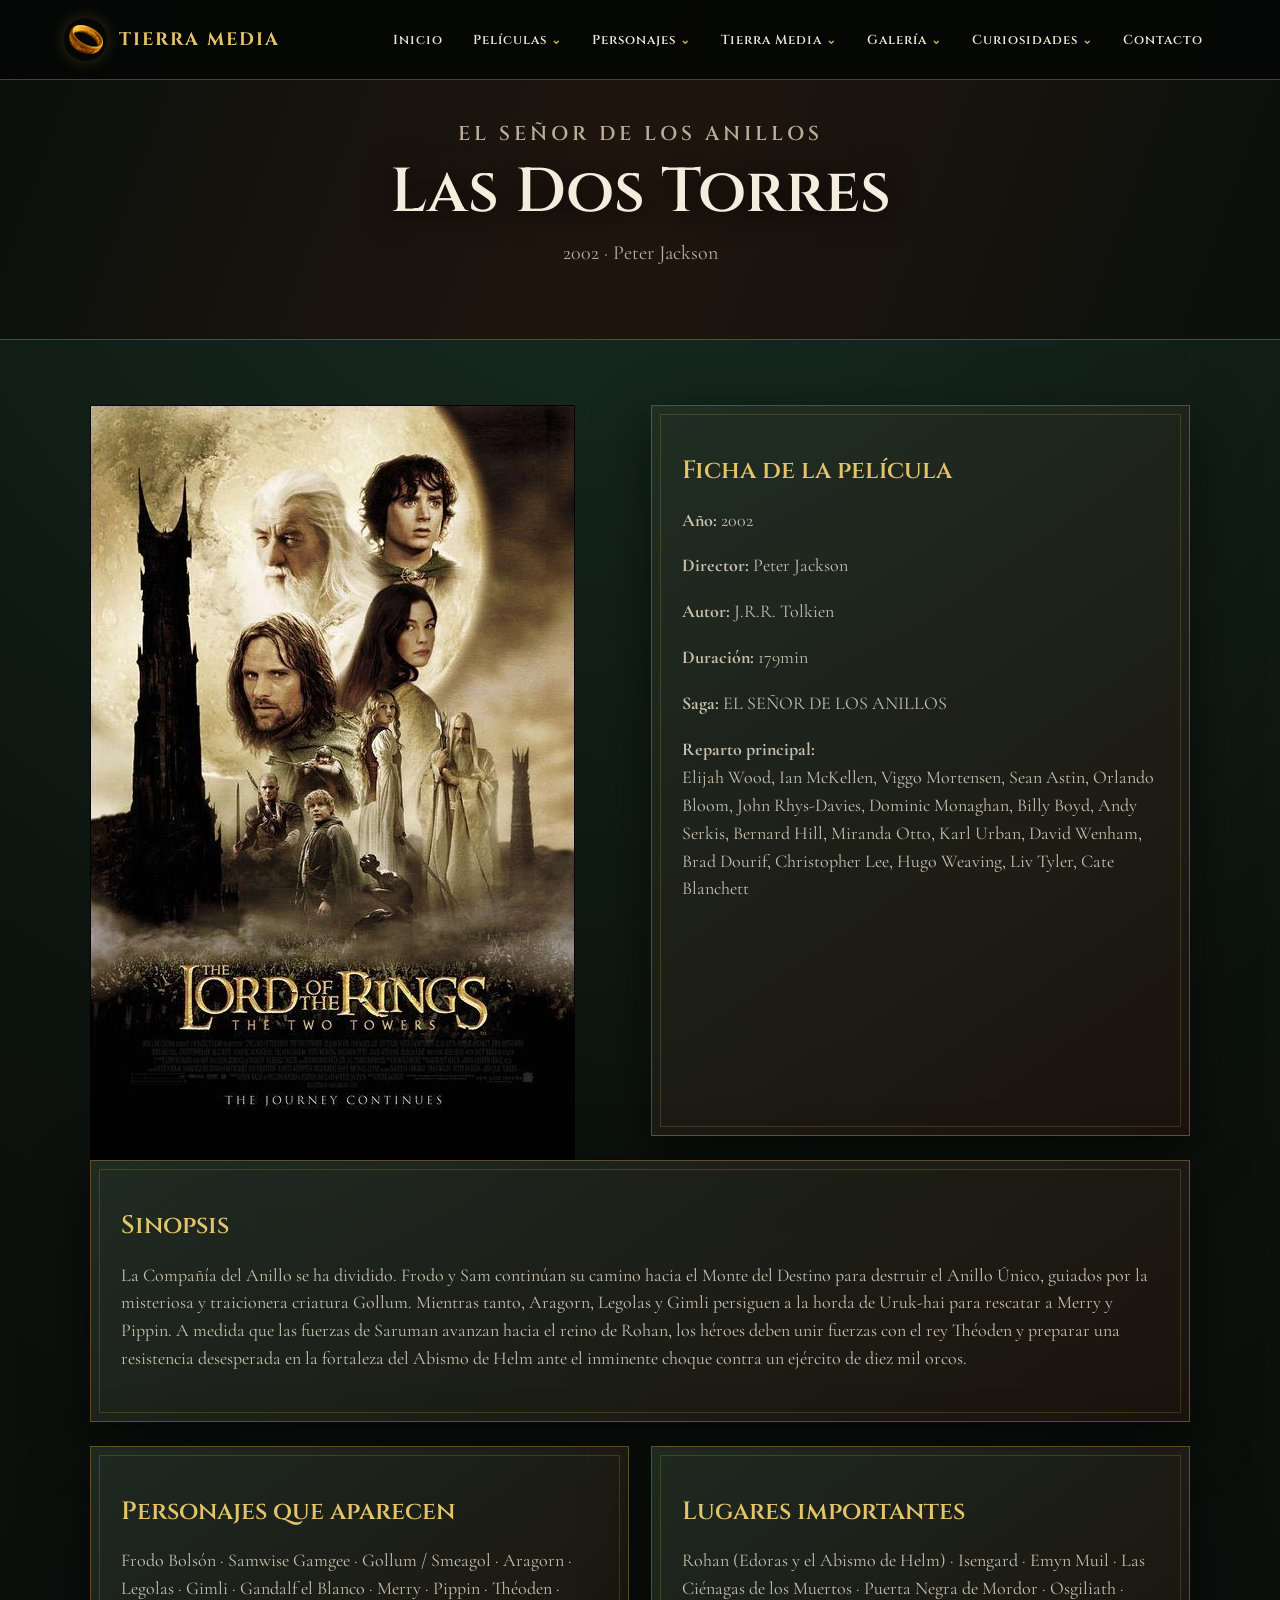
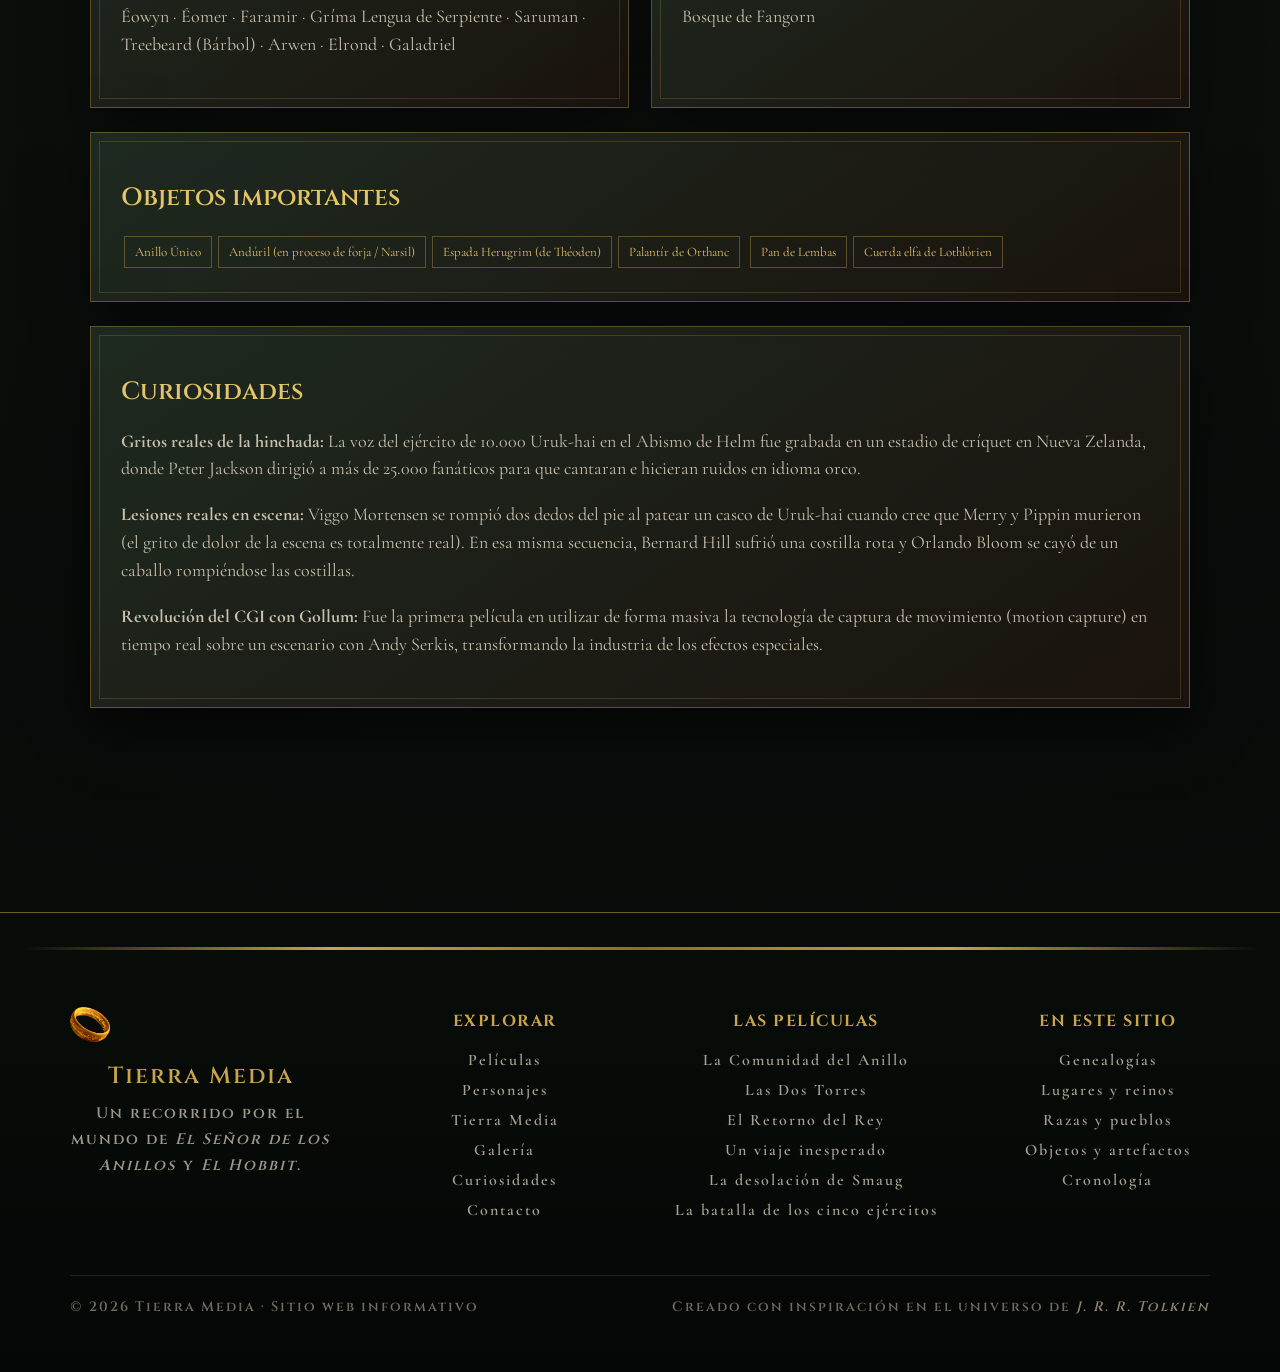
<file: pages/pelicula-dos-torres.html>
<!DOCTYPE html>
<html lang="es">

<head>
    <meta charset="UTF-8">
    <meta name="viewport" content="width=device-width, initial-scale=1.0">
    <title>Las Dos Torres | Tierra Media</title>
    <link rel="stylesheet" href="../assets/css/styles.css">
</head>

<body>
            <nav class="navbar" style="position:absolute;top:0;left:0;right:0">
            <a class="brand" href="../index.html"><span class="brand-ring"><img src="../assets/images/logo-anillo.png"
                        alt="Logo"></span><span>TIERRA MEDIA</span></a>
            <button class="menu-toggle" aria-label="Abrir menú">☰</button>
            <ul class="nav-menu">
                <li><a href="../index.html">Inicio</a></li>
                <li class="has-submenu"><a href="peliculas.html">Películas <span>⌄</span></a>
                    <ul class="submenu">
                        <li class="submenu-title">El Señor de los Anillos</li>
                        <li><a href="pelicula-comunidad.html">La Comunidad del Anillo</a></li>
                        <li><a href="pelicula-dos-torres.html">Las Dos Torres</a></li>
                        <li><a href="pelicula-retorno.html">El Retorno del Rey</a></li>
                        <li class="submenu-title">El Hobbit</li>
                        <li><a href="pelicula-viaje.html">Un viaje inesperado</a></li>
                        <li><a href="pelicula-smaug.html">La desolación de Smaug</a></li>
                        <li><a href="pelicula-batalla.html">La batalla de los cinco ejércitos</a></li>
                    </ul>
                </li>
                <li class="has-submenu"><a href="personajes.html">Personajes <span>⌄</span></a>
                    <ul class="submenu">
                        <li><a href="personajes.html#comunidad">La Comunidad</a></li>
                        <li><a href="personajes.html#heroes">Héroes y aliados</a></li>
                        <li><a href="personajes.html#villanos">Villanos</a></li>
                        <li><a href="personajes.html#razas">Razas y pueblos</a></li>
                        <li><a href="genealogias.html">Genealogías</a></li>
                    </ul>
                </li>
                <li class="has-submenu"><a href="tierramedia.html">Tierra Media <span>⌄</span></a>
                    <ul class="submenu">
                        <li><a href="tierramedia.html#lugares">Lugares</a></li>
                        <li><a href="tierramedia.html#razas">Razas</a></li>
                        <li><a href="tierramedia.html#reinos">Reinos</a></li>
                        <li><a href="tierramedia.html#objetos">Objetos y artefactos</a></li>
                        <li><a href="tierramedia.html#cronologia">Cronología</a></li>
                    </ul>
                </li>
                <li class="has-submenu"><a href="galeria.html">Galería <span>⌄</span></a>
                    <ul class="submenu">
                        <li><a href="galeria.html#lotr">El Señor de los Anillos</a></li>
                        <li><a href="galeria.html#hobbit">El Hobbit</a></li>
                        <li><a href="galeria.html#personajes">Personajes</a></li>
                        <li><a href="galeria.html#lugares">Lugares</a></li>
                        <li><a href="galeria.html#backstage">Detrás de escena</a></li>
                    </ul>
                </li>
                <li class="has-submenu"><a href="curiosidades.html">Curiosidades <span>⌄</span></a>
                    <ul class="submenu">
                        <li><a href="curiosidades.html#peliculas">Sobre las películas</a></li>
                        <li><a href="curiosidades.html#personajes">Sobre los personajes</a></li>
                        <li><a href="curiosidades.html#rodaje">Rodaje</a></li>
                        <li><a href="curiosidades.html#detalles">Detalles ocultos</a>
                    </ul>
                </li>
                <li><a href="contacto.html">Contacto</a></li>
            </ul>
        </nav>
    <header class="page-hero">
        <p class="eyebrow">EL SEÑOR DE LOS ANILLOS</p>
        <h1>Las Dos Torres</h1>
        <p>2002 · Peter Jackson</p>
    </header>
    <main class="page-main">
        <div class="two-col">
            <div class="poster-placeholder-movie"><img src="../assets/images/poster-dos-torres.webp"
                    alt="Póster de Las Dos Torres"></div>
            <div class="content-card">
                <h2>Ficha de la película</h2>
                <p><strong>Año:</strong> 2002</p>
                <p><strong>Director:</strong> Peter Jackson</p>
                <p><strong>Autor:</strong> J.R.R. Tolkien</p>
                <p><strong>Duración:</strong> 179min</p>
                <p><strong>Saga:</strong> EL SEÑOR DE LOS ANILLOS</p>
                <p><strong>Reparto principal:</strong><br>Elijah Wood, Ian McKellen, Viggo Mortensen, Sean Astin, Orlando Bloom, John Rhys-Davies, Dominic Monaghan, Billy Boyd, Andy Serkis, Bernard Hill, Miranda Otto, Karl Urban, David Wenham, Brad Dourif, Christopher Lee, Hugo Weaving, Liv Tyler, Cate Blanchett</p>
            </div>
        </div>
        <div class="content-card">
            <h2>Sinopsis</h2>
            <p>La Compañía del Anillo se ha dividido. Frodo y Sam continúan su camino hacia el Monte del Destino para destruir el Anillo Único, guiados por la misteriosa y traicionera criatura Gollum. Mientras tanto, Aragorn, Legolas y Gimli persiguen a la horda de Uruk-hai para rescatar a Merry y Pippin. A medida que las fuerzas de Saruman avanzan hacia el reino de Rohan, los héroes deben unir fuerzas con el rey Théoden y preparar una resistencia desesperada en la fortaleza del Abismo de Helm ante el inminente choque contra un ejército de diez mil orcos.</p>
        </div>
        <div class="two-col">
            <div class="content-card">
                <h2>Personajes que aparecen</h2>
                <p>Frodo Bolsón · Samwise Gamgee · Gollum / Smeagol · Aragorn · Legolas · Gimli · Gandalf el Blanco · Merry · Pippin · Théoden · Éowyn · Éomer · Faramir · Gríma Lengua de Serpiente · Saruman · Treebeard (Bárbol) · Arwen · Elrond · Galadriel</p>
            </div>
            <div class="content-card">
                <h2>Lugares importantes</h2>
                <p>Rohan (Edoras y el Abismo de Helm) · Isengard · Emyn Muil · Las Ciénagas de los Muertos · Puerta Negra de Mordor · Osgiliath · Bosque de Fangorn</p>
            </div>
        </div>
        <div class="content-card">
            <h2>Objetos importantes</h2><span class="pill">Anillo Único</span><span class="pill">Andúril (en proceso de forja / Narsil)</span><span
                class="pill">Espada Herugrim (de Théoden)</span><span class="pill">Palantír de Orthanc</span>
                <span class="pill">Pan de Lembas</span><span class="pill">Cuerda elfa de Lothlórien</span>
        </div>
        <div class="content-card">
            <h2>Curiosidades</h2>
            <p><strong>Gritos reales de la hinchada:</strong> La voz del ejército de 10.000 Uruk-hai en el Abismo de Helm fue grabada en un estadio de críquet en Nueva Zelanda, donde Peter Jackson dirigió a más de 25.000 fanáticos para que cantaran e hicieran ruidos en idioma orco.</p>
<p><strong>Lesiones reales en escena:</strong> Viggo Mortensen se rompió dos dedos del pie al patear un casco de Uruk-hai cuando cree que Merry y Pippin murieron (el grito de dolor de la escena es totalmente real). En esa misma secuencia, Bernard Hill sufrió una costilla rota y Orlando Bloom se cayó de un caballo rompiéndose las costillas.</p>
<p><strong>Revolución del CGI con Gollum:</strong> Fue la primera película en utilizar de forma masiva la tecnología de captura de movimiento (motion capture) en tiempo real sobre un escenario con Andy Serkis, transformando la industria de los efectos especiales.</p>
        </div>
    </main>
    <footer class="site-footer">
    <div class="footer-inner">
        <!-- Identidad -->
        <div class="footer-brand">
            <div class="footer-ring">
                <img src="../assets/images/logo-anillo.png"
                    alt="Anillo Único">
            </div>
            <h3>Tierra Media</h3>
            <p>
                Un recorrido por el mundo de
                <em>El Señor de los Anillos</em> y
                <em>El Hobbit</em>.
            </p>
        </div>
        <!-- Navegación -->
        <div class="footer-column">
            <h4>Explorar</h4>
            <ul>
                <li>
                    <a href="peliculas.html">Películas</a>
                </li>
                <li>
                    <a href="personajes.html">Personajes</a>
                </li>
                <li>
                    <a href="tierramedia.html">Tierra Media</a>
                </li>
                <li>
                    <a href="galeria.html">Galería</a>
                </li>
                <li>
                    <a href="curiosidades.html">Curiosidades</a>
                </li>
                <li>
                    <a href="contacto.html">Contacto</a>
                </li>
            </ul>
        </div>
        <!-- Películas -->
        <div class="footer-column">
            <h4>Las películas</h4>
            <ul>
                <li>
                    <a href="pelicula-comunidad.html">
                        La Comunidad del Anillo
                    </a>
                </li>
                <li>
                    <a href="pelicula-dos-torres.html">
                        Las Dos Torres
                    </a>
                </li>
                <li>
                    <a href="pelicula-retorno.html">
                        El Retorno del Rey
                    </a>
                </li>
                <li>
                    <a href="pelicula-viaje.html">
                        Un viaje inesperado
                    </a>
                </li>
                <li>
                    <a href="pelicula-smaug.html">
                        La desolación de Smaug
                    </a>
                </li>
                <li>
                    <a href="pelicula-batalla.html">
                        La batalla de los cinco ejércitos
                    </a>
                </li>
            </ul>
        </div>
        <!-- Información -->
        <div class="footer-column">
            <h4>En este sitio</h4>
            <ul>
                <li>
                    <a href="genealogias.html">
                        Genealogías
                    </a>
                </li>
                <li>
                    <a href="tierramedia.html">
                        Lugares y reinos
                    </a>
                </li>
                <li>
                    <a href="tierramedia.html">
                        Razas y pueblos
                    </a>
                </li>
                <li>
                    <a href="tierramedia.html">
                        Objetos y artefactos
                    </a>
                </li>
                <li>
                    <a href="tierramedia.html">
                        Cronología
                    </a>
                </li>
            </ul>
        </div>
    </div>
    <!-- Línea inferior -->
    <div class="footer-bottom">
        <p>
            © 2026 Tierra Media · Sitio web informativo
        </p>
        <p>
            Creado con inspiración en el universo de
            <em>J. R. R. Tolkien</em>
        </p>
    </div>
</footer>
    <script src="../assets/js/main.js"></script>
</body>

</html>
</file>
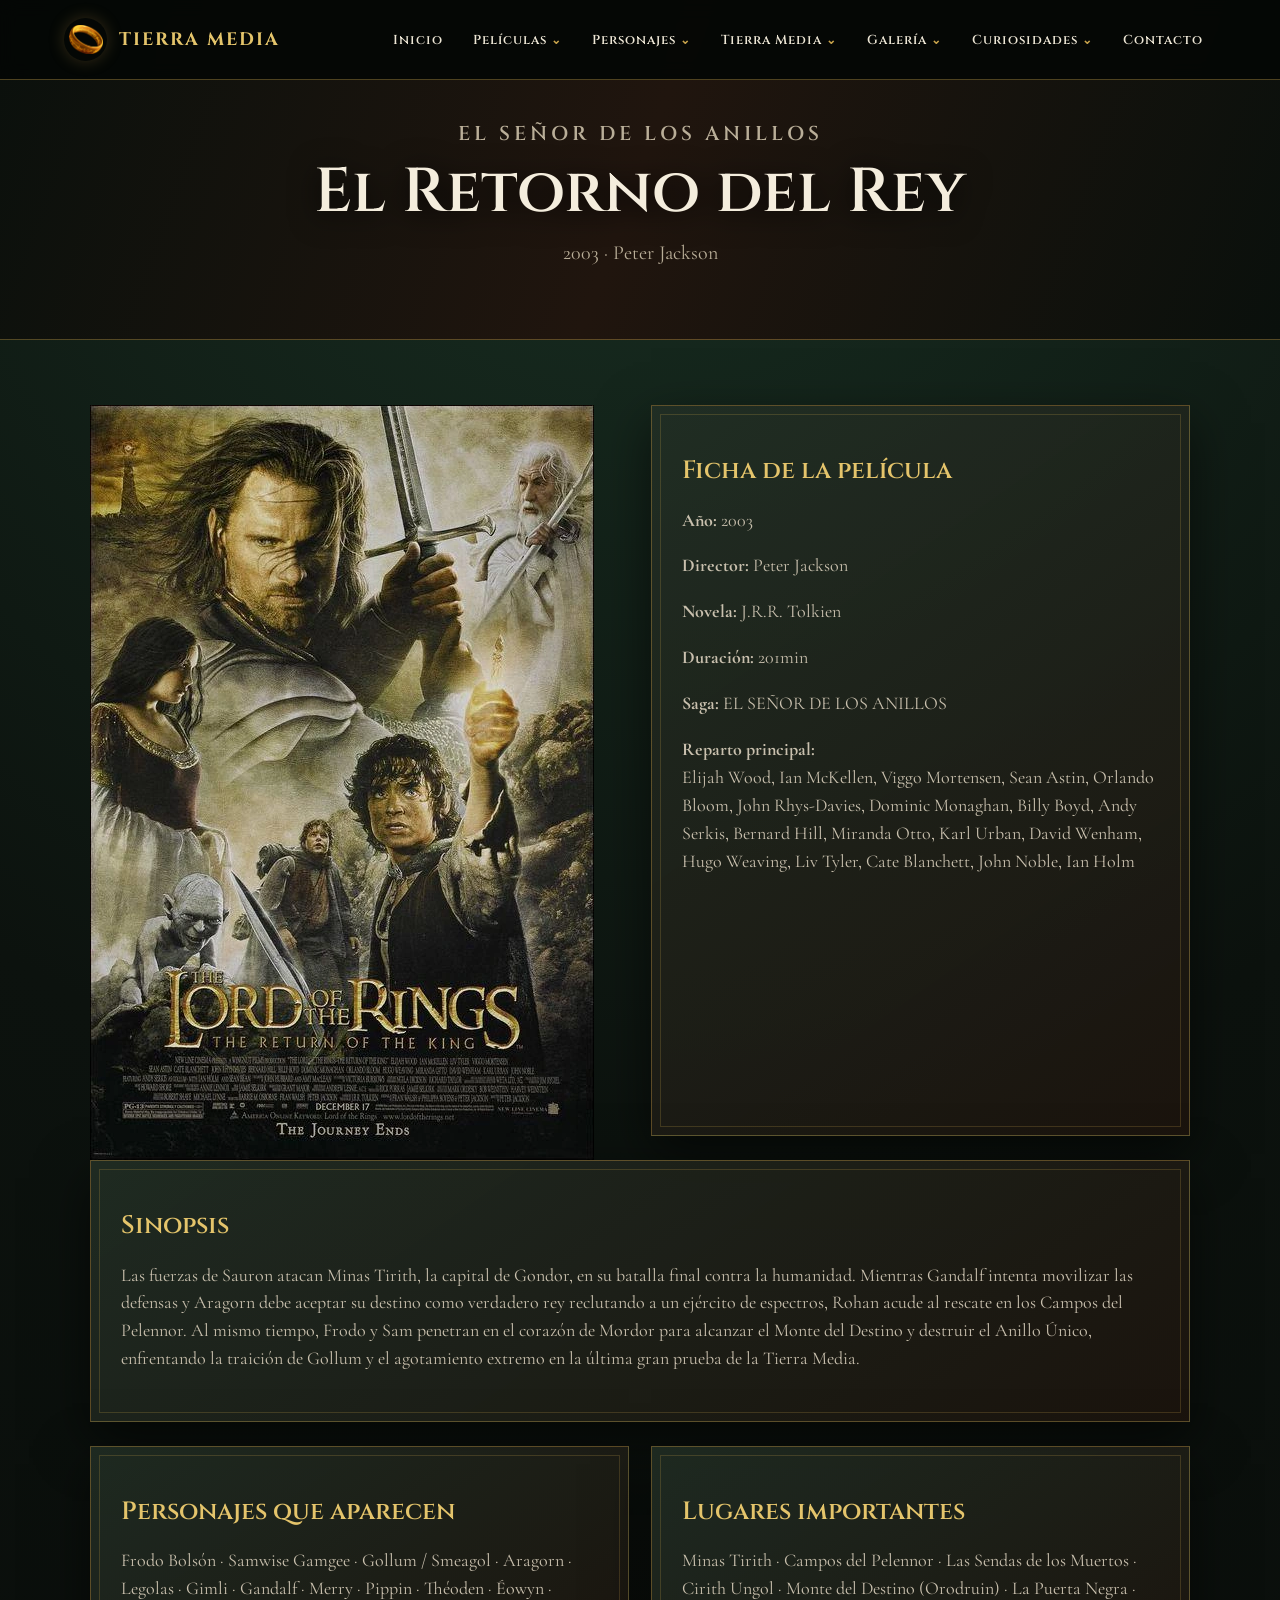
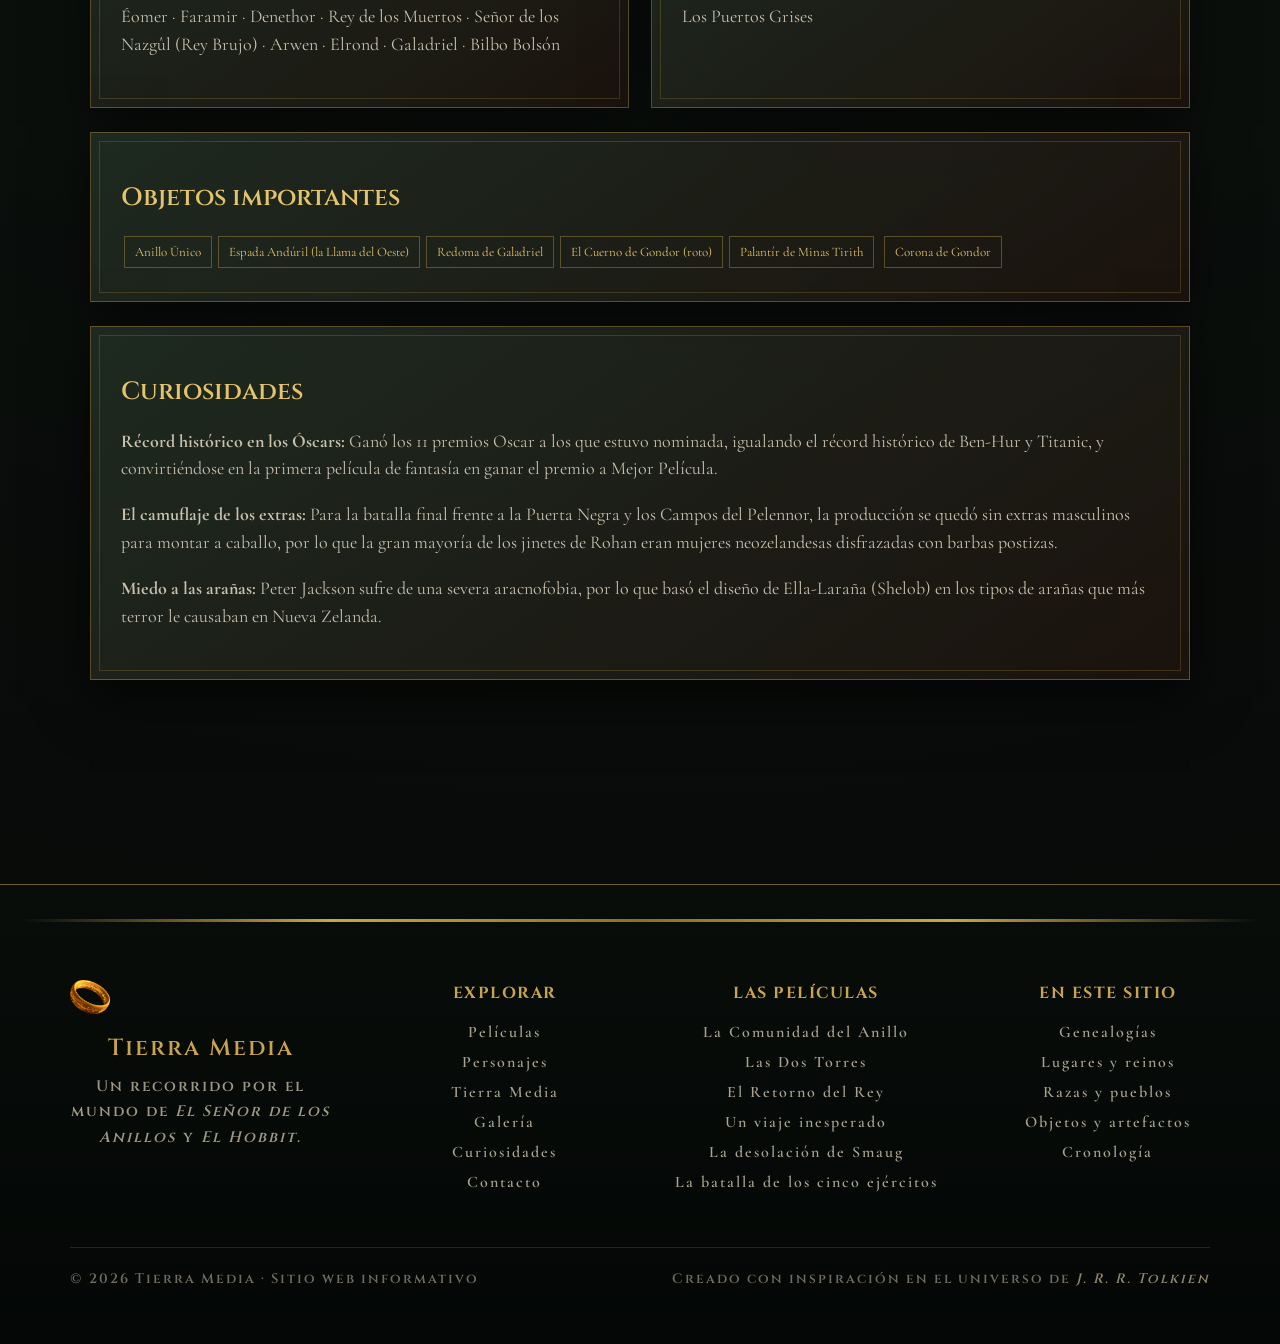
<file: pages/pelicula-retorno.html>
<!DOCTYPE html>
<html lang="es">

<head>
    <meta charset="UTF-8">
    <meta name="viewport" content="width=device-width, initial-scale=1.0">
    <title>El Retorno del Rey | Tierra Media</title>
    <link rel="stylesheet" href="../assets/css/styles.css">
</head>

<body>
            <nav class="navbar" style="position:absolute;top:0;left:0;right:0">
            <a class="brand" href="../index.html"><span class="brand-ring"><img src="../assets/images/logo-anillo.png"
                        alt="Logo"></span><span>TIERRA MEDIA</span></a>
            <button class="menu-toggle" aria-label="Abrir menú">☰</button>
            <ul class="nav-menu">
                <li><a href="../index.html">Inicio</a></li>
                <li class="has-submenu"><a href="peliculas.html">Películas <span>⌄</span></a>
                    <ul class="submenu">
                        <li class="submenu-title">El Señor de los Anillos</li>
                        <li><a href="pelicula-comunidad.html">La Comunidad del Anillo</a></li>
                        <li><a href="pelicula-dos-torres.html">Las Dos Torres</a></li>
                        <li><a href="pelicula-retorno.html">El Retorno del Rey</a></li>
                        <li class="submenu-title">El Hobbit</li>
                        <li><a href="pelicula-viaje.html">Un viaje inesperado</a></li>
                        <li><a href="pelicula-smaug.html">La desolación de Smaug</a></li>
                        <li><a href="pelicula-batalla.html">La batalla de los cinco ejércitos</a></li>
                    </ul>
                </li>
                <li class="has-submenu"><a href="personajes.html">Personajes <span>⌄</span></a>
                    <ul class="submenu">
                        <li><a href="personajes.html#comunidad">La Comunidad</a></li>
                        <li><a href="personajes.html#heroes">Héroes y aliados</a></li>
                        <li><a href="personajes.html#villanos">Villanos</a></li>
                        <li><a href="personajes.html#razas">Razas y pueblos</a></li>
                        <li><a href="genealogias.html">Genealogías</a></li>
                    </ul>
                </li>
                <li class="has-submenu"><a href="tierramedia.html">Tierra Media <span>⌄</span></a>
                    <ul class="submenu">
                        <li><a href="tierramedia.html#lugares">Lugares</a></li>
                        <li><a href="tierramedia.html#razas">Razas</a></li>
                        <li><a href="tierramedia.html#reinos">Reinos</a></li>
                        <li><a href="tierramedia.html#objetos">Objetos y artefactos</a></li>
                        <li><a href="tierramedia.html#cronologia">Cronología</a></li>
                    </ul>
                </li>
                <li class="has-submenu"><a href="galeria.html">Galería <span>⌄</span></a>
                    <ul class="submenu">
                        <li><a href="galeria.html#lotr">El Señor de los Anillos</a></li>
                        <li><a href="galeria.html#hobbit">El Hobbit</a></li>
                        <li><a href="galeria.html#personajes">Personajes</a></li>
                        <li><a href="galeria.html#lugares">Lugares</a></li>
                        <li><a href="galeria.html#backstage">Detrás de escena</a></li>
                    </ul>
                </li>
                <li class="has-submenu"><a href="curiosidades.html">Curiosidades <span>⌄</span></a>
                    <ul class="submenu">
                        <li><a href="curiosidades.html#peliculas">Sobre las películas</a></li>
                        <li><a href="curiosidades.html#personajes">Sobre los personajes</a></li>
                        <li><a href="curiosidades.html#rodaje">Rodaje</a></li>
                        <li><a href="curiosidades.html#detalles">Detalles ocultos</a>
                    </ul>
                </li>
                <li><a href="contacto.html">Contacto</a></li>
            </ul>
        </nav>
    <header class="page-hero">
        <p class="eyebrow">EL SEÑOR DE LOS ANILLOS</p>
        <h1>El Retorno del Rey</h1>
        <p>2003 · Peter Jackson</p>
    </header>
    <main class="page-main">
        <div class="two-col">
            <div class="poster-placeholder-movie"><img src="../assets/images/poster-retorno.webp"
                    alt="Póster de El Retorno del Rey"></div>
            <div class="content-card">
                <h2>Ficha de la película</h2>
                <p><strong>Año:</strong> 2003</p>
                <p><strong>Director:</strong> Peter Jackson</p>
                <p><strong>Novela:</strong> J.R.R. Tolkien</p>
                <p><strong>Duración:</strong> 201min</p>
                <p><strong>Saga:</strong> EL SEÑOR DE LOS ANILLOS</p>
                <p><strong>Reparto principal:</strong><br>Elijah Wood, Ian McKellen, Viggo Mortensen, Sean Astin, Orlando Bloom, John Rhys-Davies, Dominic Monaghan, Billy Boyd, Andy Serkis, Bernard Hill, Miranda Otto, Karl Urban, David Wenham, Hugo Weaving, Liv Tyler, Cate Blanchett, John Noble, Ian Holm</p>
            </div>
        </div>
        <div class="content-card">
            <h2>Sinopsis</h2>
            <p>Las fuerzas de Sauron atacan Minas Tirith, la capital de Gondor, en su batalla final contra la humanidad. Mientras Gandalf intenta movilizar las defensas y Aragorn debe aceptar su destino como verdadero rey reclutando a un ejército de espectros, Rohan acude al rescate en los Campos del Pelennor. Al mismo tiempo, Frodo y Sam penetran en el corazón de Mordor para alcanzar el Monte del Destino y destruir el Anillo Único, enfrentando la traición de Gollum y el agotamiento extremo en la última gran prueba de la Tierra Media.</p>
        </div>
        <div class="two-col">
            <div class="content-card">
                <h2>Personajes que aparecen</h2>
                <p>Frodo Bolsón · Samwise Gamgee · Gollum / Smeagol · Aragorn · Legolas · Gimli · Gandalf · Merry · Pippin · Théoden · Éowyn · Éomer · Faramir · Denethor · Rey de los Muertos · Señor de los Nazgûl (Rey Brujo) · Arwen · Elrond · Galadriel · Bilbo Bolsón</p>
            </div>
            <div class="content-card">
                <h2>Lugares importantes</h2>
                <p>Minas Tirith · Campos del Pelennor · Las Sendas de los Muertos · Cirith Ungol · Monte del Destino (Orodruin) · La Puerta Negra · Los Puertos Grises</p>
            </div>
        </div>
        <div class="content-card">
            <h2>Objetos importantes</h2><span class="pill">Anillo Único</span><span class="pill">Espada Andúril (la Llama del Oeste)</span><span
                class="pill">Redoma de Galadriel</span><span class="pill">El Cuerno de Gondor (roto)</span><span class="pill">Palantír de Minas Tirith</span>
                <span class="pill">Corona de Gondor</span>
        </div>
        <div class="content-card">
            <h2>Curiosidades</h2>
            <p><strong>Récord histórico en los Óscars:</strong> Ganó los 11 premios Oscar a los que estuvo nominada, igualando el récord histórico de Ben-Hur y Titanic, y convirtiéndose en la primera película de fantasía en ganar el premio a Mejor Película.</p>
<p><strong>El camuflaje de los extras:</strong> Para la batalla final frente a la Puerta Negra y los Campos del Pelennor, la producción se quedó sin extras masculinos para montar a caballo, por lo que la gran mayoría de los jinetes de Rohan eran mujeres neozelandesas disfrazadas con barbas postizas.</p>
<p><strong>Miedo a las arañas:</strong> Peter Jackson sufre de una severa aracnofobia, por lo que basó el diseño de Ella-Laraña (Shelob) en los tipos de arañas que más terror le causaban en Nueva Zelanda.</p>
        </div>
    </main>
    <footer class="site-footer">
    <div class="footer-inner">
        <!-- Identidad -->
        <div class="footer-brand">
            <div class="footer-ring">
                <img src="../assets/images/logo-anillo.png"
                    alt="Anillo Único">
            </div>
            <h3>Tierra Media</h3>
            <p>
                Un recorrido por el mundo de
                <em>El Señor de los Anillos</em> y
                <em>El Hobbit</em>.
            </p>
        </div>
        <!-- Navegación -->
        <div class="footer-column">
            <h4>Explorar</h4>
            <ul>
                <li>
                    <a href="peliculas.html">Películas</a>
                </li>
                <li>
                    <a href="personajes.html">Personajes</a>
                </li>
                <li>
                    <a href="tierramedia.html">Tierra Media</a>
                </li>
                <li>
                    <a href="galeria.html">Galería</a>
                </li>
                <li>
                    <a href="curiosidades.html">Curiosidades</a>
                </li>
                <li>
                    <a href="contacto.html">Contacto</a>
                </li>
            </ul>
        </div>
        <!-- Películas -->
        <div class="footer-column">
            <h4>Las películas</h4>
            <ul>
                <li>
                    <a href="pelicula-comunidad.html">
                        La Comunidad del Anillo
                    </a>
                </li>
                <li>
                    <a href="pelicula-dos-torres.html">
                        Las Dos Torres
                    </a>
                </li>
                <li>
                    <a href="pelicula-retorno.html">
                        El Retorno del Rey
                    </a>
                </li>
                <li>
                    <a href="pelicula-viaje.html">
                        Un viaje inesperado
                    </a>
                </li>
                <li>
                    <a href="pelicula-smaug.html">
                        La desolación de Smaug
                    </a>
                </li>
                <li>
                    <a href="pelicula-batalla.html">
                        La batalla de los cinco ejércitos
                    </a>
                </li>
            </ul>
        </div>
        <!-- Información -->
        <div class="footer-column">
            <h4>En este sitio</h4>
            <ul>
                <li>
                    <a href="genealogias.html">
                        Genealogías
                    </a>
                </li>
                <li>
                    <a href="tierramedia.html">
                        Lugares y reinos
                    </a>
                </li>
                <li>
                    <a href="tierramedia.html">
                        Razas y pueblos
                    </a>
                </li>
                <li>
                    <a href="tierramedia.html">
                        Objetos y artefactos
                    </a>
                </li>
                <li>
                    <a href="tierramedia.html">
                        Cronología
                    </a>
                </li>
            </ul>
        </div>
    </div>
    <!-- Línea inferior -->
    <div class="footer-bottom">
        <p>
            © 2026 Tierra Media · Sitio web informativo
        </p>
        <p>
            Creado con inspiración en el universo de
            <em>J. R. R. Tolkien</em>
        </p>
    </div>
</footer>
    <script src="../assets/js/main.js"></script>
</body>

</html>
</file>
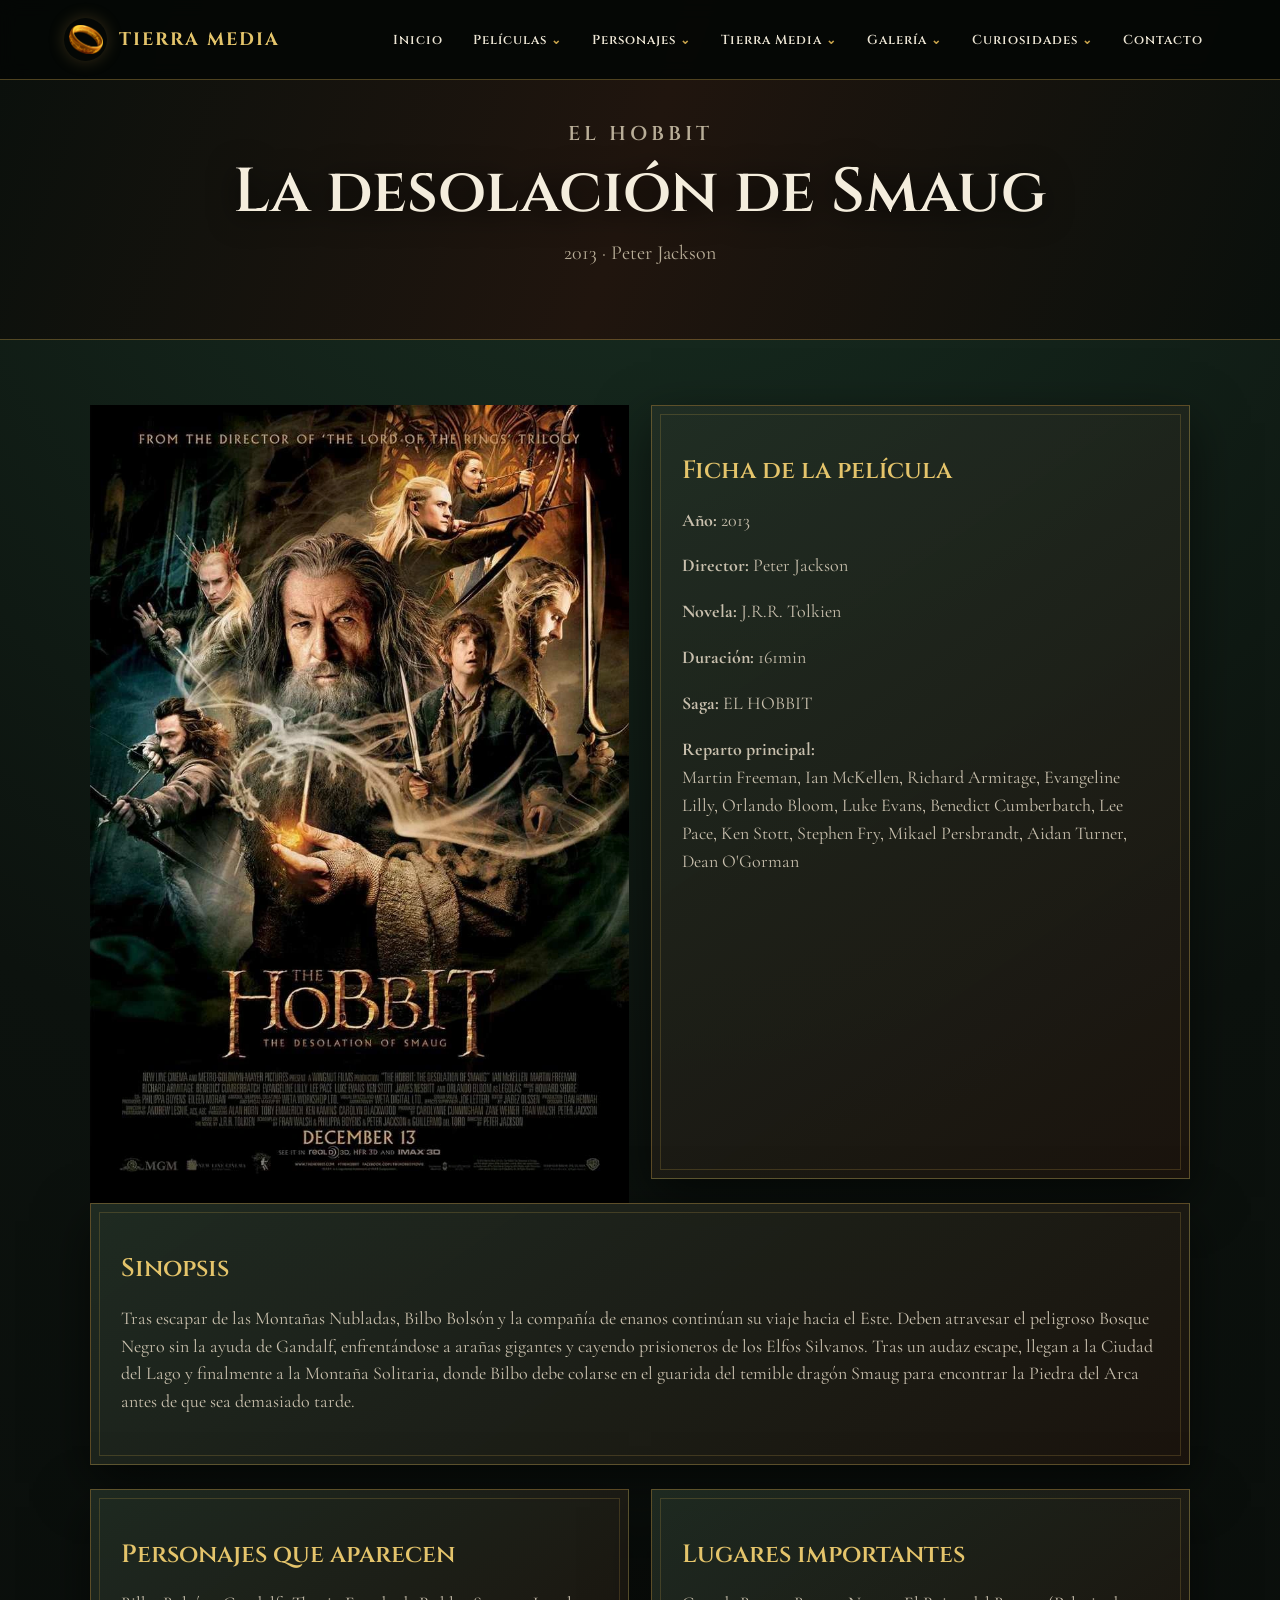
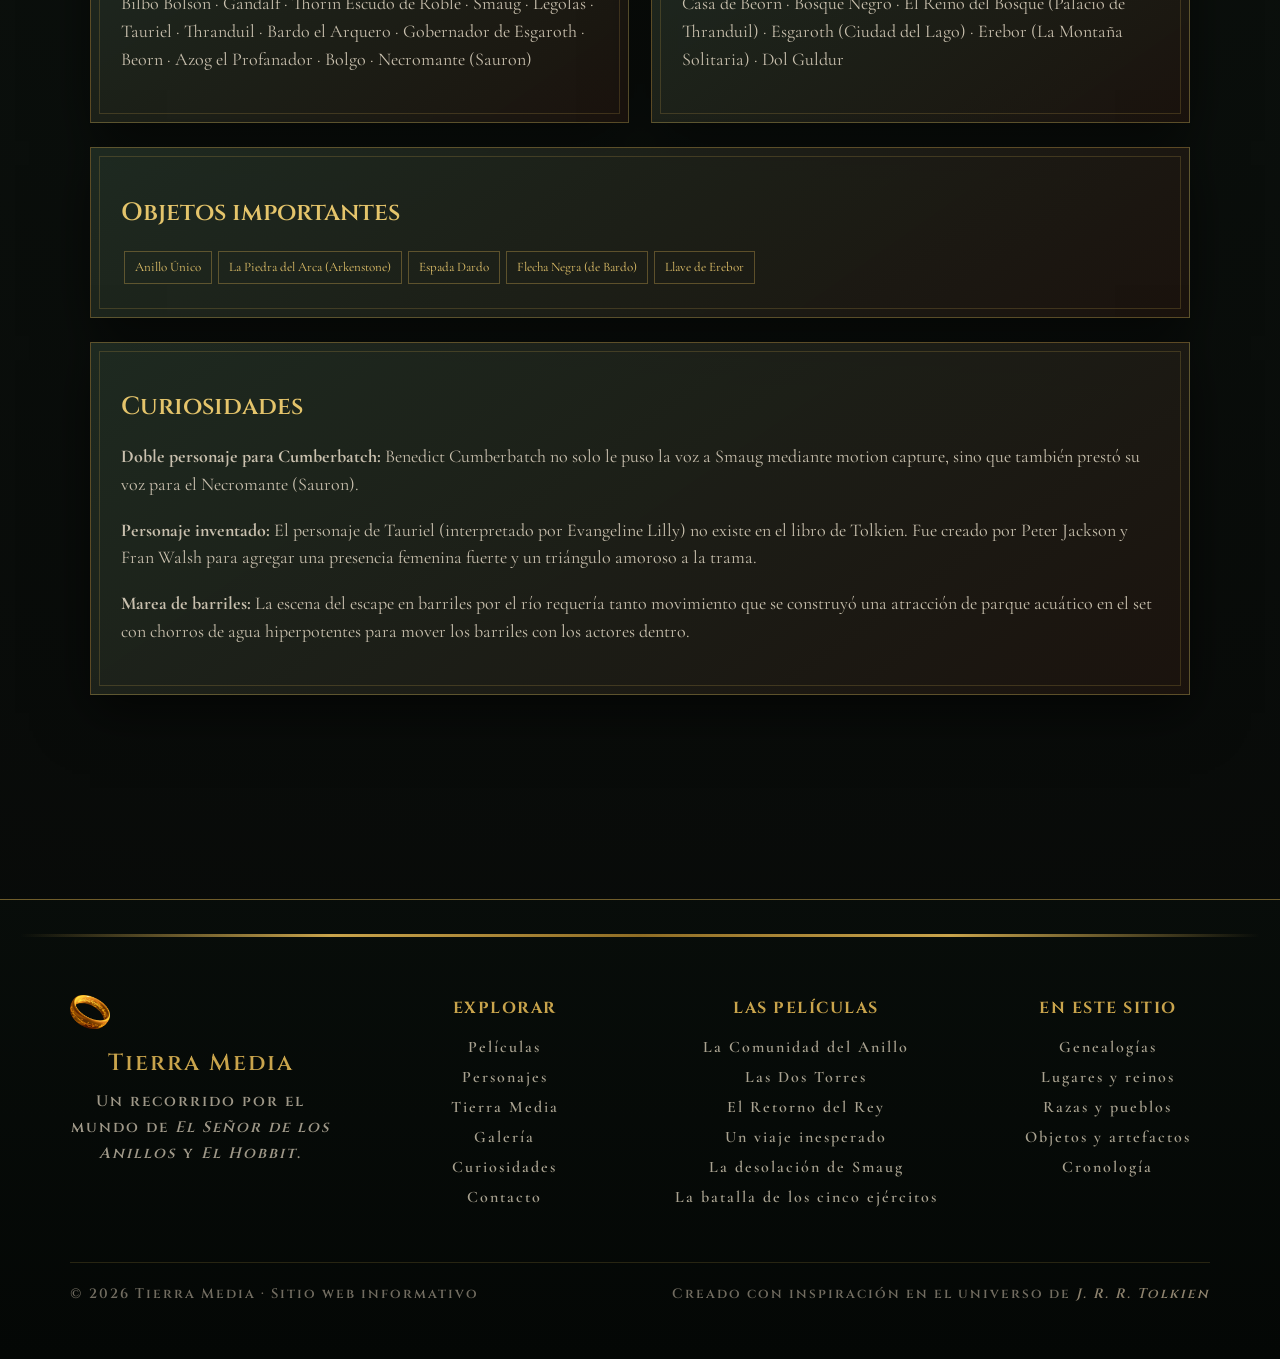
<file: pages/pelicula-smaug.html>
<!DOCTYPE html>
<html lang="es">

<head>
    <meta charset="UTF-8">
    <meta name="viewport" content="width=device-width, initial-scale=1.0">
    <title>La desolación de Smaug | Tierra Media</title>
    <link rel="stylesheet" href="../assets/css/styles.css">
</head>

<body>
            <nav class="navbar" style="position:absolute;top:0;left:0;right:0">
            <a class="brand" href="../index.html"><span class="brand-ring"><img src="../assets/images/logo-anillo.png"
                        alt="Logo"></span><span>TIERRA MEDIA</span></a>
            <button class="menu-toggle" aria-label="Abrir menú">☰</button>
            <ul class="nav-menu">
                <li><a href="../index.html">Inicio</a></li>
                <li class="has-submenu"><a href="peliculas.html">Películas <span>⌄</span></a>
                    <ul class="submenu">
                        <li class="submenu-title">El Señor de los Anillos</li>
                        <li><a href="pelicula-comunidad.html">La Comunidad del Anillo</a></li>
                        <li><a href="pelicula-dos-torres.html">Las Dos Torres</a></li>
                        <li><a href="pelicula-retorno.html">El Retorno del Rey</a></li>
                        <li class="submenu-title">El Hobbit</li>
                        <li><a href="pelicula-viaje.html">Un viaje inesperado</a></li>
                        <li><a href="pelicula-smaug.html">La desolación de Smaug</a></li>
                        <li><a href="pelicula-batalla.html">La batalla de los cinco ejércitos</a></li>
                    </ul>
                </li>
                <li class="has-submenu"><a href="personajes.html">Personajes <span>⌄</span></a>
                    <ul class="submenu">
                        <li><a href="personajes.html#comunidad">La Comunidad</a></li>
                        <li><a href="personajes.html#heroes">Héroes y aliados</a></li>
                        <li><a href="personajes.html#villanos">Villanos</a></li>
                        <li><a href="personajes.html#razas">Razas y pueblos</a></li>
                        <li><a href="genealogias.html">Genealogías</a></li>
                    </ul>
                </li>
                <li class="has-submenu"><a href="tierramedia.html">Tierra Media <span>⌄</span></a>
                    <ul class="submenu">
                        <li><a href="tierramedia.html#lugares">Lugares</a></li>
                        <li><a href="tierramedia.html#razas">Razas</a></li>
                        <li><a href="tierramedia.html#reinos">Reinos</a></li>
                        <li><a href="tierramedia.html#objetos">Objetos y artefactos</a></li>
                        <li><a href="tierramedia.html#cronologia">Cronología</a></li>
                    </ul>
                </li>
                <li class="has-submenu"><a href="galeria.html">Galería <span>⌄</span></a>
                    <ul class="submenu">
                        <li><a href="galeria.html#lotr">El Señor de los Anillos</a></li>
                        <li><a href="galeria.html#hobbit">El Hobbit</a></li>
                        <li><a href="galeria.html#personajes">Personajes</a></li>
                        <li><a href="galeria.html#lugares">Lugares</a></li>
                        <li><a href="galeria.html#backstage">Detrás de escena</a></li>
                    </ul>
                </li>
                <li class="has-submenu"><a href="curiosidades.html">Curiosidades <span>⌄</span></a>
                    <ul class="submenu">
                        <li><a href="curiosidades.html#peliculas">Sobre las películas</a></li>
                        <li><a href="curiosidades.html#personajes">Sobre los personajes</a></li>
                        <li><a href="curiosidades.html#rodaje">Rodaje</a></li>
                        <li><a href="curiosidades.html#detalles">Detalles ocultos</a>
                    </ul>
                </li>
                <li><a href="contacto.html">Contacto</a></li>
            </ul>
        </nav>
    <header class="page-hero">
        <p class="eyebrow">EL HOBBIT</p>
        <h1>La desolación de Smaug</h1>
        <p>2013 · Peter Jackson</p>
    </header>
    <main class="page-main">
        <div class="two-col">
            <div class="poster-placeholder-movie"><img src="../assets/images/poster-smaug.webp"
                    alt="Póster de La desolación de Smaug"></div>
            <div class="content-card">
                <h2>Ficha de la película</h2>
                <p><strong>Año:</strong> 2013</p>
                <p><strong>Director:</strong> Peter Jackson</p>
                <p><strong>Novela:</strong> J.R.R. Tolkien</p>
                <p><strong>Duración:</strong> 161min</p>
                <p><strong>Saga:</strong> EL HOBBIT</p>
                <p><strong>Reparto principal:</strong><br>Martin Freeman, Ian McKellen, Richard Armitage, Evangeline Lilly, Orlando Bloom, Luke Evans, Benedict Cumberbatch, Lee Pace, Ken Stott, Stephen Fry, Mikael Persbrandt, Aidan Turner, Dean O'Gorman
                </p>
            </div>
        </div>
        <div class="content-card">
            <h2>Sinopsis</h2>
            <p>Tras escapar de las Montañas Nubladas, Bilbo Bolsón y la compañía de enanos continúan su viaje hacia el Este. Deben atravesar el peligroso Bosque Negro sin la ayuda de Gandalf, enfrentándose a arañas gigantes y cayendo prisioneros de los Elfos Silvanos. Tras un audaz escape, llegan a la Ciudad del Lago y finalmente a la Montaña Solitaria, donde Bilbo debe colarse en el guarida del temible dragón Smaug para encontrar la Piedra del Arca antes de que sea demasiado tarde.</p>
        </div>
        <div class="two-col">
            <div class="content-card">
                <h2>Personajes que aparecen</h2>
                <p>Bilbo Bolsón · Gandalf · Thorin Escudo de Roble · Smaug · Legolas · Tauriel · Thranduil · Bardo el Arquero · Gobernador de Esgaroth · Beorn · Azog el Profanador · Bolgo · Necromante (Sauron)</p>
            </div>
            <div class="content-card">
                <h2>Lugares importantes</h2>
                <p>Casa de Beorn · Bosque Negro · El Reino del Bosque (Palacio de Thranduil) · Esgaroth (Ciudad del Lago) · Erebor (La Montaña Solitaria) · Dol Guldur</p>
            </div>
        </div>
        <div class="content-card">
            <h2>Objetos importantes</h2><span class="pill">Anillo Único</span><span class="pill">La Piedra del Arca (Arkenstone)</span><span
                class="pill">Espada Dardo</span><span class="pill">Flecha Negra (de Bardo)</span><span class="pill">Llave de Erebor</span>
        </div>
        <div class="content-card">
            <h2>Curiosidades</h2>
            <p><strong>Doble personaje para Cumberbatch:</strong> Benedict Cumberbatch no solo le puso la voz a Smaug mediante motion capture, sino que también prestó su voz para el Necromante (Sauron).</p>
<p><strong>Personaje inventado:</strong> El personaje de Tauriel (interpretado por Evangeline Lilly) no existe en el libro de Tolkien. Fue creado por Peter Jackson y Fran Walsh para agregar una presencia femenina fuerte y un triángulo amoroso a la trama.</p>
<p><strong>Marea de barriles:</strong> La escena del escape en barriles por el río requería tanto movimiento que se construyó una atracción de parque acuático en el set con chorros de agua hiperpotentes para mover los barriles con los actores dentro.</p>
        </div>
    </main>
    <footer class="site-footer">
    <div class="footer-inner">
        <!-- Identidad -->
        <div class="footer-brand">
            <div class="footer-ring">
                <img src="../assets/images/logo-anillo.png"
                    alt="Anillo Único">
            </div>
            <h3>Tierra Media</h3>
            <p>
                Un recorrido por el mundo de
                <em>El Señor de los Anillos</em> y
                <em>El Hobbit</em>.
            </p>
        </div>
        <!-- Navegación -->
        <div class="footer-column">
            <h4>Explorar</h4>
            <ul>
                <li>
                    <a href="peliculas.html">Películas</a>
                </li>
                <li>
                    <a href="personajes.html">Personajes</a>
                </li>
                <li>
                    <a href="tierramedia.html">Tierra Media</a>
                </li>
                <li>
                    <a href="galeria.html">Galería</a>
                </li>
                <li>
                    <a href="curiosidades.html">Curiosidades</a>
                </li>
                <li>
                    <a href="contacto.html">Contacto</a>
                </li>
            </ul>
        </div>
        <!-- Películas -->
        <div class="footer-column">
            <h4>Las películas</h4>
            <ul>
                <li>
                    <a href="pelicula-comunidad.html">
                        La Comunidad del Anillo
                    </a>
                </li>
                <li>
                    <a href="pelicula-dos-torres.html">
                        Las Dos Torres
                    </a>
                </li>
                <li>
                    <a href="pelicula-retorno.html">
                        El Retorno del Rey
                    </a>
                </li>
                <li>
                    <a href="pelicula-viaje.html">
                        Un viaje inesperado
                    </a>
                </li>
                <li>
                    <a href="pelicula-smaug.html">
                        La desolación de Smaug
                    </a>
                </li>
                <li>
                    <a href="pelicula-batalla.html">
                        La batalla de los cinco ejércitos
                    </a>
                </li>
            </ul>
        </div>
        <!-- Información -->
        <div class="footer-column">
            <h4>En este sitio</h4>
            <ul>
                <li>
                    <a href="genealogias.html">
                        Genealogías
                    </a>
                </li>
                <li>
                    <a href="tierramedia.html">
                        Lugares y reinos
                    </a>
                </li>
                <li>
                    <a href="tierramedia.html">
                        Razas y pueblos
                    </a>
                </li>
                <li>
                    <a href="tierramedia.html">
                        Objetos y artefactos
                    </a>
                </li>
                <li>
                    <a href="tierramedia.html">
                        Cronología
                    </a>
                </li>
            </ul>
        </div>
    </div>
    <!-- Línea inferior -->
    <div class="footer-bottom">
        <p>
            © 2026 Tierra Media · Sitio web informativo
        </p>
        <p>
            Creado con inspiración en el universo de
            <em>J. R. R. Tolkien</em>
        </p>
    </div>
</footer>
    <script src="../assets/js/main.js"></script>
</body>

</html>
</file>
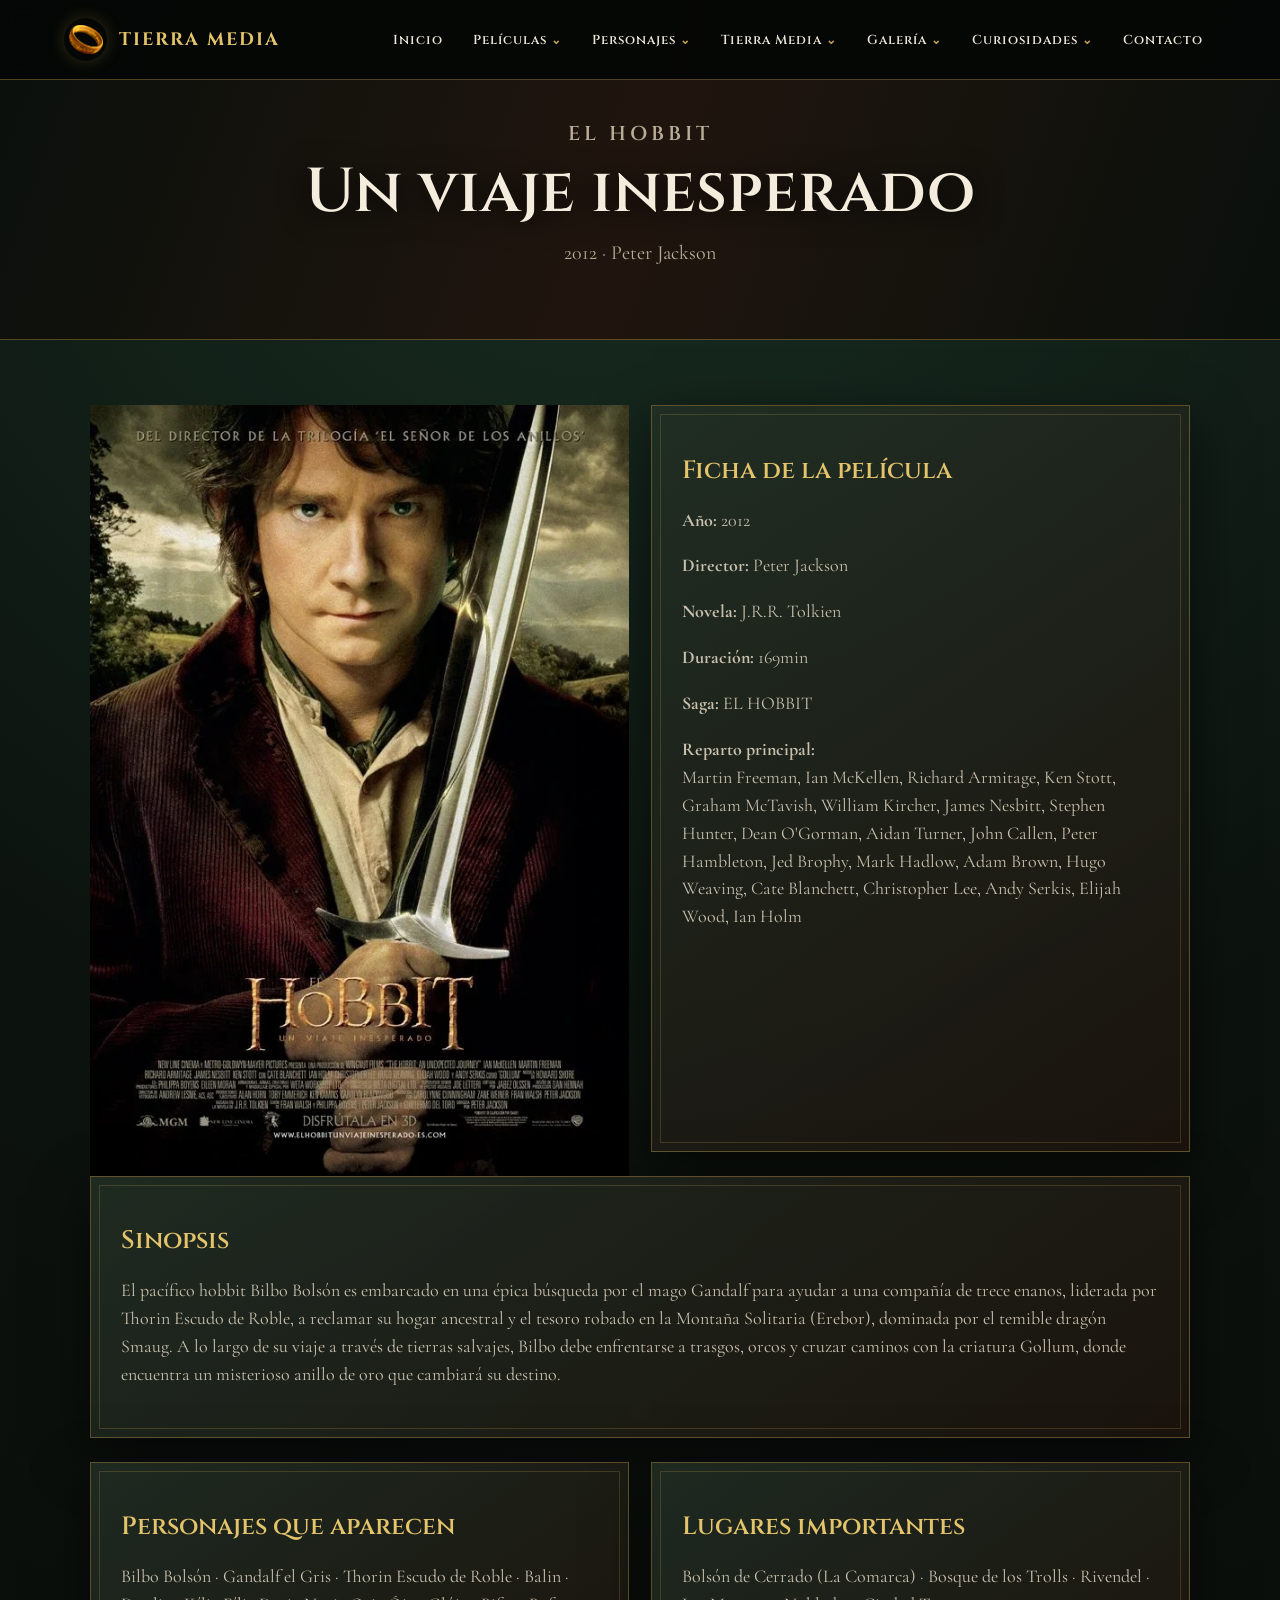
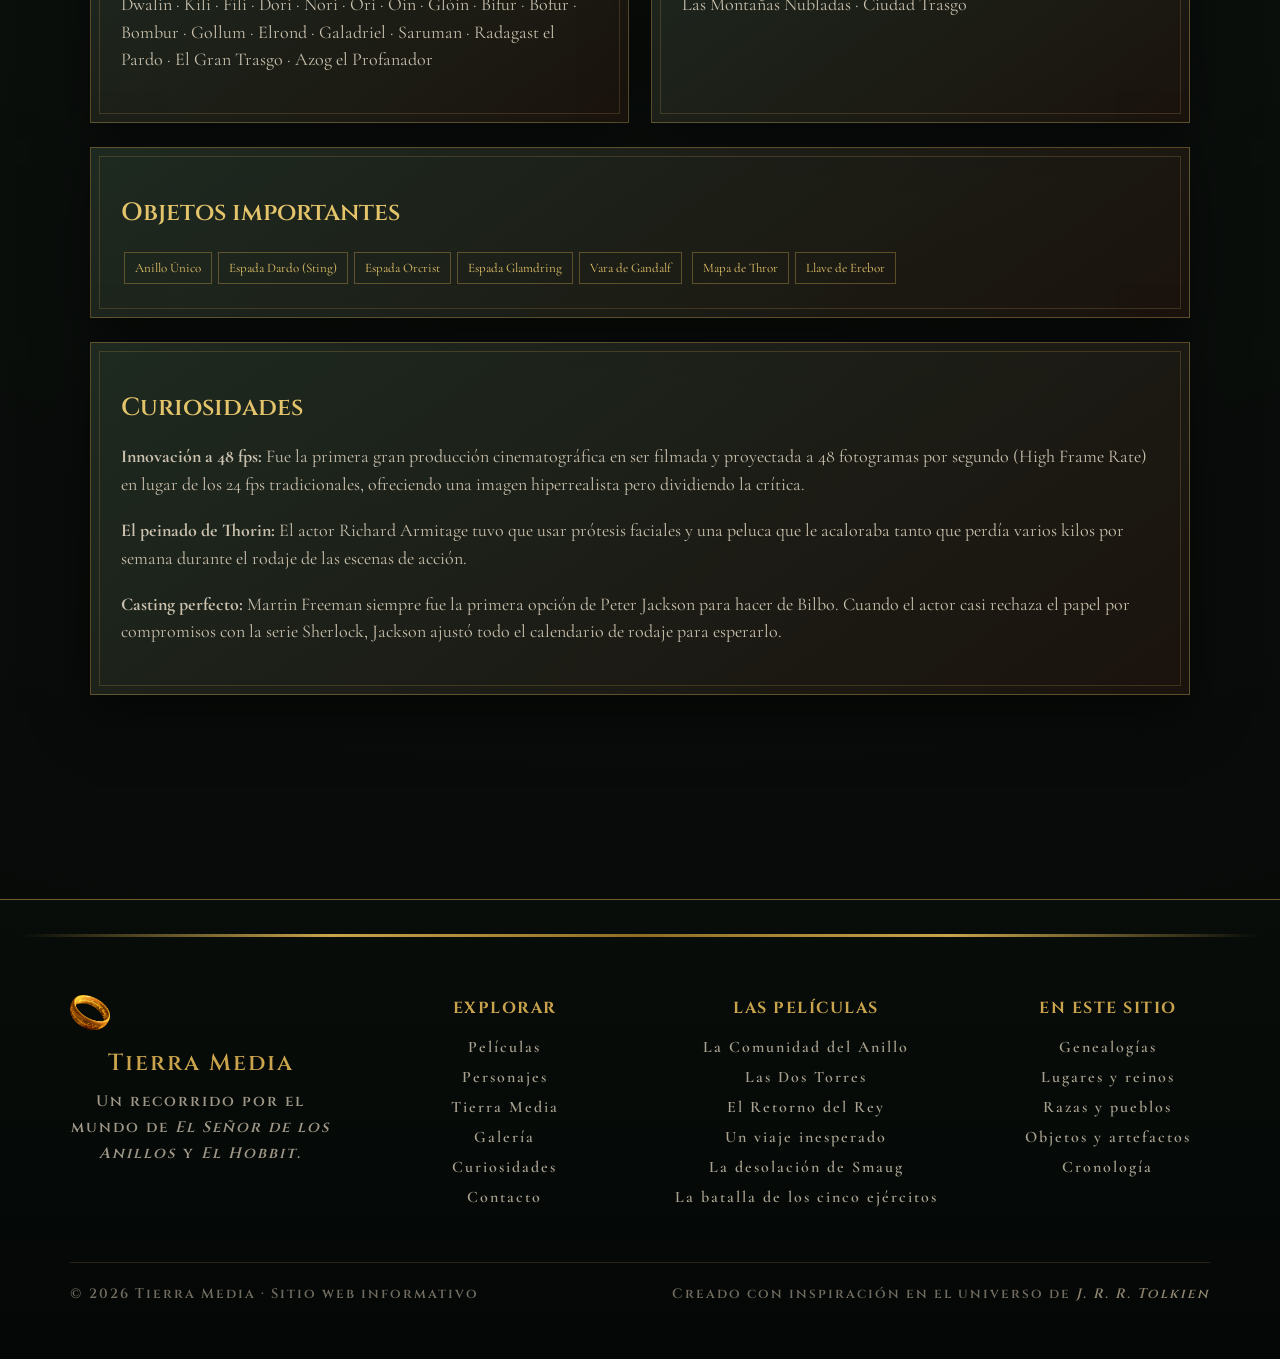
<file: pages/pelicula-viaje.html>
<!DOCTYPE html>
<html lang="es">

<head>
    <meta charset="UTF-8">
    <meta name="viewport" content="width=device-width, initial-scale=1.0">
    <title>Un viaje inesperado | Tierra Media</title>
    <link rel="stylesheet" href="../assets/css/styles.css">
</head>

<body>
            <nav class="navbar" style="position:absolute;top:0;left:0;right:0">
            <a class="brand" href="../index.html"><span class="brand-ring"><img src="../assets/images/logo-anillo.png"
                        alt="Logo"></span><span>TIERRA MEDIA</span></a>
            <button class="menu-toggle" aria-label="Abrir menú">☰</button>
            <ul class="nav-menu">
                <li><a href="../index.html">Inicio</a></li>
                <li class="has-submenu"><a href="peliculas.html">Películas <span>⌄</span></a>
                    <ul class="submenu">
                        <li class="submenu-title">El Señor de los Anillos</li>
                        <li><a href="pelicula-comunidad.html">La Comunidad del Anillo</a></li>
                        <li><a href="pelicula-dos-torres.html">Las Dos Torres</a></li>
                        <li><a href="pelicula-retorno.html">El Retorno del Rey</a></li>
                        <li class="submenu-title">El Hobbit</li>
                        <li><a href="pelicula-viaje.html">Un viaje inesperado</a></li>
                        <li><a href="pelicula-smaug.html">La desolación de Smaug</a></li>
                        <li><a href="pelicula-batalla.html">La batalla de los cinco ejércitos</a></li>
                    </ul>
                </li>
                <li class="has-submenu"><a href="personajes.html">Personajes <span>⌄</span></a>
                    <ul class="submenu">
                        <li><a href="personajes.html#comunidad">La Comunidad</a></li>
                        <li><a href="personajes.html#heroes">Héroes y aliados</a></li>
                        <li><a href="personajes.html#villanos">Villanos</a></li>
                        <li><a href="personajes.html#razas">Razas y pueblos</a></li>
                        <li><a href="genealogias.html">Genealogías</a></li>
                    </ul>
                </li>
                <li class="has-submenu"><a href="tierramedia.html">Tierra Media <span>⌄</span></a>
                    <ul class="submenu">
                        <li><a href="tierramedia.html#lugares">Lugares</a></li>
                        <li><a href="tierramedia.html#razas">Razas</a></li>
                        <li><a href="tierramedia.html#reinos">Reinos</a></li>
                        <li><a href="tierramedia.html#objetos">Objetos y artefactos</a></li>
                        <li><a href="tierramedia.html#cronologia">Cronología</a></li>
                    </ul>
                </li>
                <li class="has-submenu"><a href="galeria.html">Galería <span>⌄</span></a>
                    <ul class="submenu">
                        <li><a href="galeria.html#lotr">El Señor de los Anillos</a></li>
                        <li><a href="galeria.html#hobbit">El Hobbit</a></li>
                        <li><a href="galeria.html#personajes">Personajes</a></li>
                        <li><a href="galeria.html#lugares">Lugares</a></li>
                        <li><a href="galeria.html#backstage">Detrás de escena</a></li>
                    </ul>
                </li>
                <li class="has-submenu"><a href="curiosidades.html">Curiosidades <span>⌄</span></a>
                    <ul class="submenu">
                        <li><a href="curiosidades.html#peliculas">Sobre las películas</a></li>
                        <li><a href="curiosidades.html#personajes">Sobre los personajes</a></li>
                        <li><a href="curiosidades.html#rodaje">Rodaje</a></li>
                        <li><a href="curiosidades.html#detalles">Detalles ocultos</a>
                    </ul>
                </li>
                <li><a href="contacto.html">Contacto</a></li>
            </ul>
        </nav>
    <header class="page-hero">
        <p class="eyebrow">EL HOBBIT</p>
        <h1>Un viaje inesperado</h1>
        <p>2012 · Peter Jackson</p>
    </header>
    <main class="page-main">
        <div class="two-col">
            <div class="poster-placeholder-movie"><img src="../assets/images/poster-viaje.webp"
                    alt="Póster de Un Viaje Inesperado"></div>
            <div class="content-card">
                <h2>Ficha de la película</h2>
                <p><strong>Año:</strong> 2012</p>
                <p><strong>Director:</strong> Peter Jackson</p>
                <p><strong>Novela:</strong> J.R.R. Tolkien</p>
                <p><strong>Duración:</strong> 169min</p>
                <p><strong>Saga:</strong> EL HOBBIT</p>
                <p><strong>Reparto principal:</strong><br>Martin Freeman, Ian McKellen, Richard Armitage, Ken Stott, Graham McTavish, William Kircher, James Nesbitt, Stephen Hunter, Dean O'Gorman, Aidan Turner, John Callen, Peter Hambleton, Jed Brophy, Mark Hadlow, Adam Brown, Hugo Weaving, Cate Blanchett, Christopher Lee, Andy Serkis, Elijah Wood, Ian Holm</p>
            </div>
        </div>
        <div class="content-card">
            <h2>Sinopsis</h2>
            <p>El pacífico hobbit Bilbo Bolsón es embarcado en una épica búsqueda por el mago Gandalf para ayudar a una compañía de trece enanos, liderada por Thorin Escudo de Roble, a reclamar su hogar ancestral y el tesoro robado en la Montaña Solitaria (Erebor), dominada por el temible dragón Smaug. A lo largo de su viaje a través de tierras salvajes, Bilbo debe enfrentarse a trasgos, orcos y cruzar caminos con la criatura Gollum, donde encuentra un misterioso anillo de oro que cambiará su destino.</p>
        </div>
        <div class="two-col">
            <div class="content-card">
                <h2>Personajes que aparecen</h2>
                <p>Bilbo Bolsón · Gandalf el Gris · Thorin Escudo de Roble · Balin · Dwalin · Kíli · Fíli · Dori · Nori · Ori · Óin · Glóin · Bifur · Bofur · Bombur · Gollum · Elrond · Galadriel · Saruman · Radagast el Pardo · El Gran Trasgo · Azog el Profanador</p>
            </div>
            <div class="content-card">
                <h2>Lugares importantes</h2>
                <p>Bolsón de Cerrado (La Comarca) · Bosque de los Trolls · Rivendel · Las Montañas Nubladas · Ciudad Trasgo</p>
            </div>
        </div>
        <div class="content-card">
            <h2>Objetos importantes</h2><span class="pill">Anillo Único</span><span class="pill">Espada Dardo (Sting)</span><span
                class="pill">Espada Orcrist</span><span class="pill">Espada Glamdring</span><span class="pill">Vara de Gandalf</span>
                <span class="pill">Mapa de Thror</span><span class="pill">Llave de Erebor</span>
        </div>
        <div class="content-card">
            <h2>Curiosidades</h2>
            <p><strong>Innovación a 48 fps:</strong> Fue la primera gran producción cinematográfica en ser filmada y proyectada a 48 fotogramas por segundo (High Frame Rate) en lugar de los 24 fps tradicionales, ofreciendo una imagen hiperrealista pero dividiendo la crítica.</p>
<p><strong>El peinado de Thorin:</strong> El actor Richard Armitage tuvo que usar prótesis faciales y una peluca que le acaloraba tanto que perdía varios kilos por semana durante el rodaje de las escenas de acción.</p>
<p><strong>Casting perfecto:</strong> Martin Freeman siempre fue la primera opción de Peter Jackson para hacer de Bilbo. Cuando el actor casi rechaza el papel por compromisos con la serie Sherlock, Jackson ajustó todo el calendario de rodaje para esperarlo.</p>
        </div>
    </main>
    <footer class="site-footer">
    <div class="footer-inner">
        <!-- Identidad -->
        <div class="footer-brand">
            <div class="footer-ring">
                <img src="../assets/images/logo-anillo.png"
                    alt="Anillo Único">
            </div>
            <h3>Tierra Media</h3>
            <p>
                Un recorrido por el mundo de
                <em>El Señor de los Anillos</em> y
                <em>El Hobbit</em>.
            </p>
        </div>
        <!-- Navegación -->
        <div class="footer-column">
            <h4>Explorar</h4>
            <ul>
                <li>
                    <a href="peliculas.html">Películas</a>
                </li>
                <li>
                    <a href="personajes.html">Personajes</a>
                </li>
                <li>
                    <a href="tierramedia.html">Tierra Media</a>
                </li>
                <li>
                    <a href="galeria.html">Galería</a>
                </li>
                <li>
                    <a href="curiosidades.html">Curiosidades</a>
                </li>
                <li>
                    <a href="contacto.html">Contacto</a>
                </li>
            </ul>
        </div>
        <!-- Películas -->
        <div class="footer-column">
            <h4>Las películas</h4>
            <ul>
                <li>
                    <a href="pelicula-comunidad.html">
                        La Comunidad del Anillo
                    </a>
                </li>
                <li>
                    <a href="pelicula-dos-torres.html">
                        Las Dos Torres
                    </a>
                </li>
                <li>
                    <a href="pelicula-retorno.html">
                        El Retorno del Rey
                    </a>
                </li>
                <li>
                    <a href="pelicula-viaje.html">
                        Un viaje inesperado
                    </a>
                </li>
                <li>
                    <a href="pelicula-smaug.html">
                        La desolación de Smaug
                    </a>
                </li>
                <li>
                    <a href="pelicula-batalla.html">
                        La batalla de los cinco ejércitos
                    </a>
                </li>
            </ul>
        </div>
        <!-- Información -->
        <div class="footer-column">
            <h4>En este sitio</h4>
            <ul>
                <li>
                    <a href="genealogias.html">
                        Genealogías
                    </a>
                </li>
                <li>
                    <a href="tierramedia.html">
                        Lugares y reinos
                    </a>
                </li>
                <li>
                    <a href="tierramedia.html">
                        Razas y pueblos
                    </a>
                </li>
                <li>
                    <a href="tierramedia.html">
                        Objetos y artefactos
                    </a>
                </li>
                <li>
                    <a href="tierramedia.html">
                        Cronología
                    </a>
                </li>
            </ul>
        </div>
    </div>
    <!-- Línea inferior -->
    <div class="footer-bottom">
        <p>
            © 2026 Tierra Media · Sitio web informativo
        </p>
        <p>
            Creado con inspiración en el universo de
            <em>J. R. R. Tolkien</em>
        </p>
    </div>
</footer>
    <script src="../assets/js/main.js"></script>
</body>

</html>
</file>
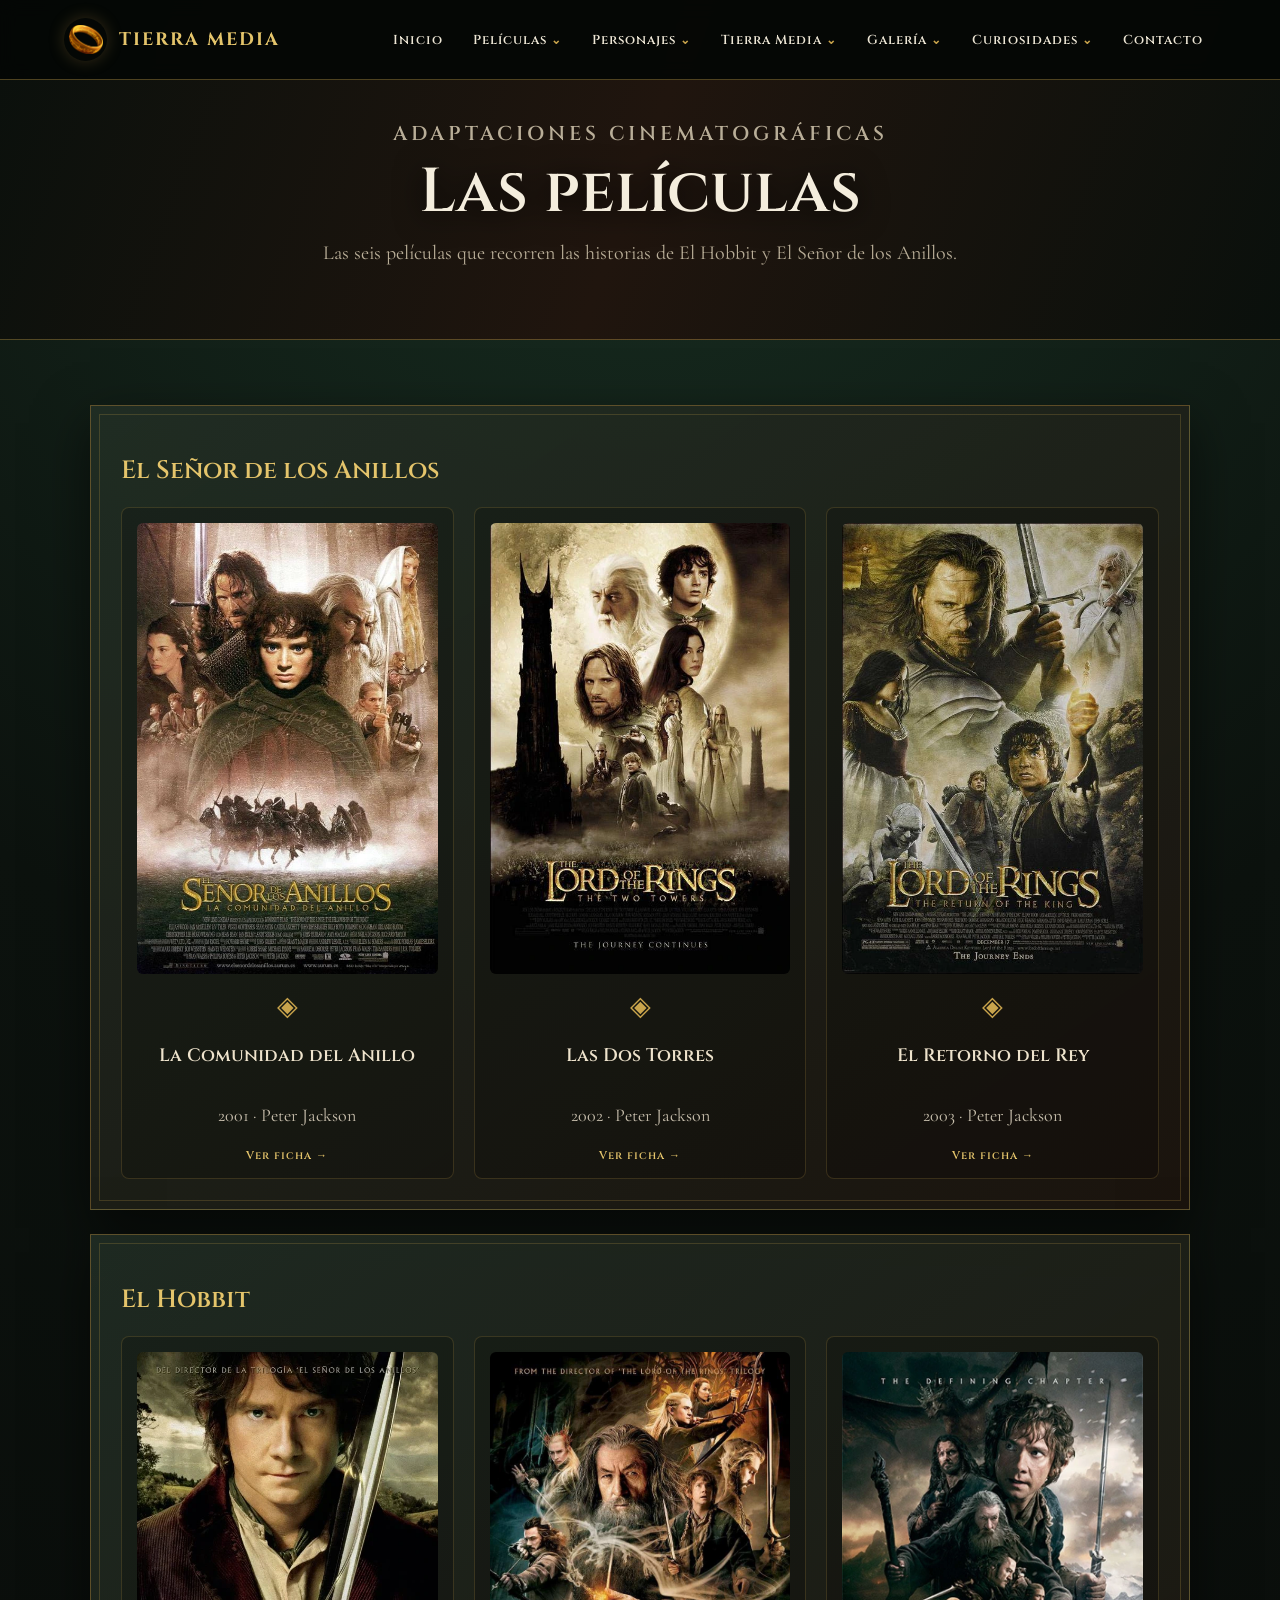
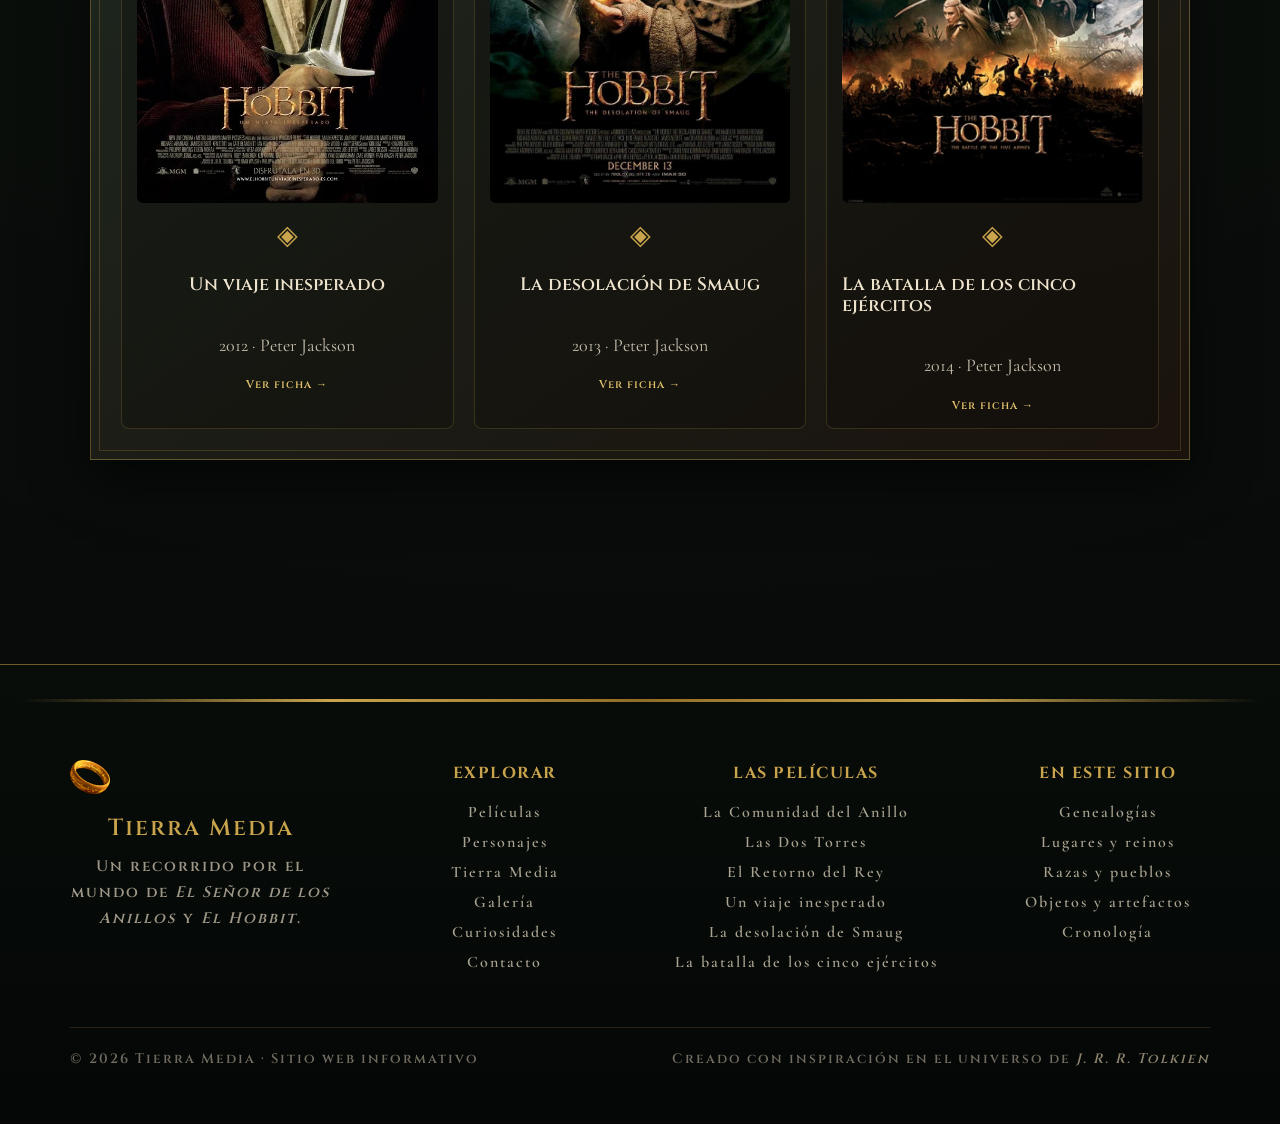
<file: pages/peliculas.html>
<!DOCTYPE html>
<html lang="es">

<head>
    <meta charset="UTF-8">
    <meta name="viewport" content="width=device-width, initial-scale=1.0">
    <title>Películas | Tierra Media</title>
    <link rel="stylesheet" href="../assets/css/styles.css">
</head>

<body>
            <nav class="navbar" style="position:absolute;top:0;left:0;right:0">
            <a class="brand" href="../index.html"><span class="brand-ring"><img src="../assets/images/logo-anillo.png"
                        alt="Logo"></span><span>TIERRA MEDIA</span></a>
            <button class="menu-toggle" aria-label="Abrir menú">☰</button>
            <ul class="nav-menu">
                <li><a href="../index.html">Inicio</a></li>
                <li class="has-submenu"><a href="peliculas.html">Películas <span>⌄</span></a>
                    <ul class="submenu">
                        <li class="submenu-title">El Señor de los Anillos</li>
                        <li><a href="pelicula-comunidad.html">La Comunidad del Anillo</a></li>
                        <li><a href="pelicula-dos-torres.html">Las Dos Torres</a></li>
                        <li><a href="pelicula-retorno.html">El Retorno del Rey</a></li>
                        <li class="submenu-title">El Hobbit</li>
                        <li><a href="pelicula-viaje.html">Un viaje inesperado</a></li>
                        <li><a href="pelicula-smaug.html">La desolación de Smaug</a></li>
                        <li><a href="pelicula-batalla.html">La batalla de los cinco ejércitos</a></li>
                    </ul>
                </li>
                <li class="has-submenu"><a href="personajes.html">Personajes <span>⌄</span></a>
                    <ul class="submenu">
                        <li><a href="personajes.html#comunidad">La Comunidad</a></li>
                        <li><a href="personajes.html#heroes">Héroes y aliados</a></li>
                        <li><a href="personajes.html#villanos">Villanos</a></li>
                        <li><a href="personajes.html#razas">Razas y pueblos</a></li>
                        <li><a href="genealogias.html">Genealogías</a></li>
                    </ul>
                </li>
                <li class="has-submenu"><a href="tierramedia.html">Tierra Media <span>⌄</span></a>
                    <ul class="submenu">
                        <li><a href="tierramedia.html#lugares">Lugares</a></li>
                        <li><a href="tierramedia.html#razas">Razas</a></li>
                        <li><a href="tierramedia.html#reinos">Reinos</a></li>
                        <li><a href="tierramedia.html#objetos">Objetos y artefactos</a></li>
                        <li><a href="tierramedia.html#cronologia">Cronología</a></li>
                    </ul>
                </li>
                <li class="has-submenu"><a href="galeria.html">Galería <span>⌄</span></a>
                    <ul class="submenu">
                        <li><a href="galeria.html#lotr">El Señor de los Anillos</a></li>
                        <li><a href="galeria.html#hobbit">El Hobbit</a></li>
                        <li><a href="galeria.html#personajes">Personajes</a></li>
                        <li><a href="galeria.html#lugares">Lugares</a></li>
                        <li><a href="galeria.html#backstage">Detrás de escena</a></li>
                    </ul>
                </li>
                <li class="has-submenu"><a href="curiosidades.html">Curiosidades <span>⌄</span></a>
                    <ul class="submenu">
                        <li><a href="curiosidades.html#peliculas">Sobre las películas</a></li>
                        <li><a href="curiosidades.html#personajes">Sobre los personajes</a></li>
                        <li><a href="curiosidades.html#rodaje">Rodaje</a></li>
                        <li><a href="curiosidades.html#detalles">Detalles ocultos</a>
                    </ul>
                </li>
                <li><a href="contacto.html">Contacto</a></li>
            </ul>
        </nav>
    <header class="page-hero">
        <p class="eyebrow">ADAPTACIONES CINEMATOGRÁFICAS</p>
        <h1>Las películas</h1>
        <p>Las seis películas que recorren las historias de El Hobbit y El Señor de los Anillos.</p>
    </header>
    <main class="page-main">
        <div class="content-card">
            <h2>El Señor de los Anillos</h2>
            <div class="three-col">
                <a class="movie-card" href="pelicula-comunidad.html">
                    <div class="movie-poster-container">
                        <img src="../assets/images/poster-comunidad.webp" alt="La Comunidad del Anillo" class="movie-poster">
                    </div>
                    <span class="card-symbol">◈</span>
                    <h3>La Comunidad del Anillo</h3>
                    <p>2001 · Peter Jackson</p>
                    <span class="read-more">Ver ficha →</span>
                </a>

                <a class="movie-card" href="pelicula-dos-torres.html">
                    <div class="movie-poster-container">
                        <img src="../assets/images/poster-dos-torres.webp" alt="Las Dos Torres" class="movie-poster">
                    </div>
                    <span class="card-symbol">◈</span>
                    <h3>Las Dos Torres</h3>
                    <p>2002 · Peter Jackson</p>
                    <span class="read-more">Ver ficha →</span>
                </a>

                <a class="movie-card" href="pelicula-retorno.html">
                    <div class="movie-poster-container">
                        <img src="../assets/images/poster-retorno.webp" alt="El Retorno del Rey" class="movie-poster">
                    </div>
                    <span class="card-symbol">◈</span>
                    <h3>El Retorno del Rey</h3>
                    <p>2003 · Peter Jackson</p>
                    <span class="read-more">Ver ficha →</span>
                </a>
            </div>
        </div>
        <div class="content-card">
            <h2>El Hobbit</h2>
            <div class="three-col">
                <a class="movie-card" href="pelicula-viaje.html">
                    <div class="movie-poster-container">
                        <img src="../assets/images/poster-viaje.webp" alt="Un viaje inesperado" class="movie-poster">
                    </div>
                    <span class="card-symbol">◈</span>
                    <h3>Un viaje inesperado</h3>
                    <p>2012 · Peter Jackson</p>
                    <span class="read-more">Ver ficha →</span>
                </a>

                <a class="movie-card" href="pelicula-smaug.html">
                    <div class="movie-poster-container">
                        <img src="../assets/images/poster-smaug.webp" alt="La desolación de Smaug" class="movie-poster">
                    </div>
                    <span class="card-symbol">◈</span>
                    <h3>La desolación de Smaug</h3>
                    <p>2013 · Peter Jackson</p>
                    <span class="read-more">Ver ficha →</span>
                </a>

                <a class="movie-card" href="pelicula-batalla.html">
                    <div class="movie-poster-container">
                        <img src="../assets/images/poster-batalla.webp" alt="La batalla de los cinco ejércitos" class="movie-poster">
                    </div>
                    <span class="card-symbol">◈</span>
                    <h3>La batalla de los cinco ejércitos</h3>
                    <p>2014 · Peter Jackson</p>
                    <span class="read-more">Ver ficha →</span>
                </a>
            </div>
        </div>
    </main>
    <footer class="site-footer">
    <div class="footer-inner">
        <!-- Identidad -->
        <div class="footer-brand">
            <div class="footer-ring">
                <img src="../assets/images/logo-anillo.png"
                    alt="Anillo Único">
            </div>
            <h3>Tierra Media</h3>
            <p>
                Un recorrido por el mundo de
                <em>El Señor de los Anillos</em> y
                <em>El Hobbit</em>.
            </p>
        </div>
        <!-- Navegación -->
        <div class="footer-column">
            <h4>Explorar</h4>
            <ul>
                <li>
                    <a href="peliculas.html">Películas</a>
                </li>
                <li>
                    <a href="personajes.html">Personajes</a>
                </li>
                <li>
                    <a href="tierramedia.html">Tierra Media</a>
                </li>
                <li>
                    <a href="galeria.html">Galería</a>
                </li>
                <li>
                    <a href="curiosidades.html">Curiosidades</a>
                </li>
                <li>
                    <a href="contacto.html">Contacto</a>
                </li>
            </ul>
        </div>
        <!-- Películas -->
        <div class="footer-column">
            <h4>Las películas</h4>
            <ul>
                <li>
                    <a href="pelicula-comunidad.html">
                        La Comunidad del Anillo
                    </a>
                </li>
                <li>
                    <a href="pelicula-dos-torres.html">
                        Las Dos Torres
                    </a>
                </li>
                <li>
                    <a href="pelicula-retorno.html">
                        El Retorno del Rey
                    </a>
                </li>
                <li>
                    <a href="pelicula-viaje.html">
                        Un viaje inesperado
                    </a>
                </li>
                <li>
                    <a href="pelicula-smaug.html">
                        La desolación de Smaug
                    </a>
                </li>
                <li>
                    <a href="pelicula-batalla.html">
                        La batalla de los cinco ejércitos
                    </a>
                </li>
            </ul>
        </div>
        <!-- Información -->
        <div class="footer-column">
            <h4>En este sitio</h4>
            <ul>
                <li>
                    <a href="genealogias.html">
                        Genealogías
                    </a>
                </li>
                <li>
                    <a href="tierramedia.html">
                        Lugares y reinos
                    </a>
                </li>
                <li>
                    <a href="tierramedia.html">
                        Razas y pueblos
                    </a>
                </li>
                <li>
                    <a href="tierramedia.html">
                        Objetos y artefactos
                    </a>
                </li>
                <li>
                    <a href="tierramedia.html">
                        Cronología
                    </a>
                </li>
            </ul>
        </div>
    </div>
    <!-- Línea inferior -->
    <div class="footer-bottom">
        <p>
            © 2026 Tierra Media · Sitio web informativo
        </p>
        <p>
            Creado con inspiración en el universo de
            <em>J. R. R. Tolkien</em>
        </p>
    </div>
</footer>
    <script src="../assets/js/main.js"></script>
</body>

</html>
</file>
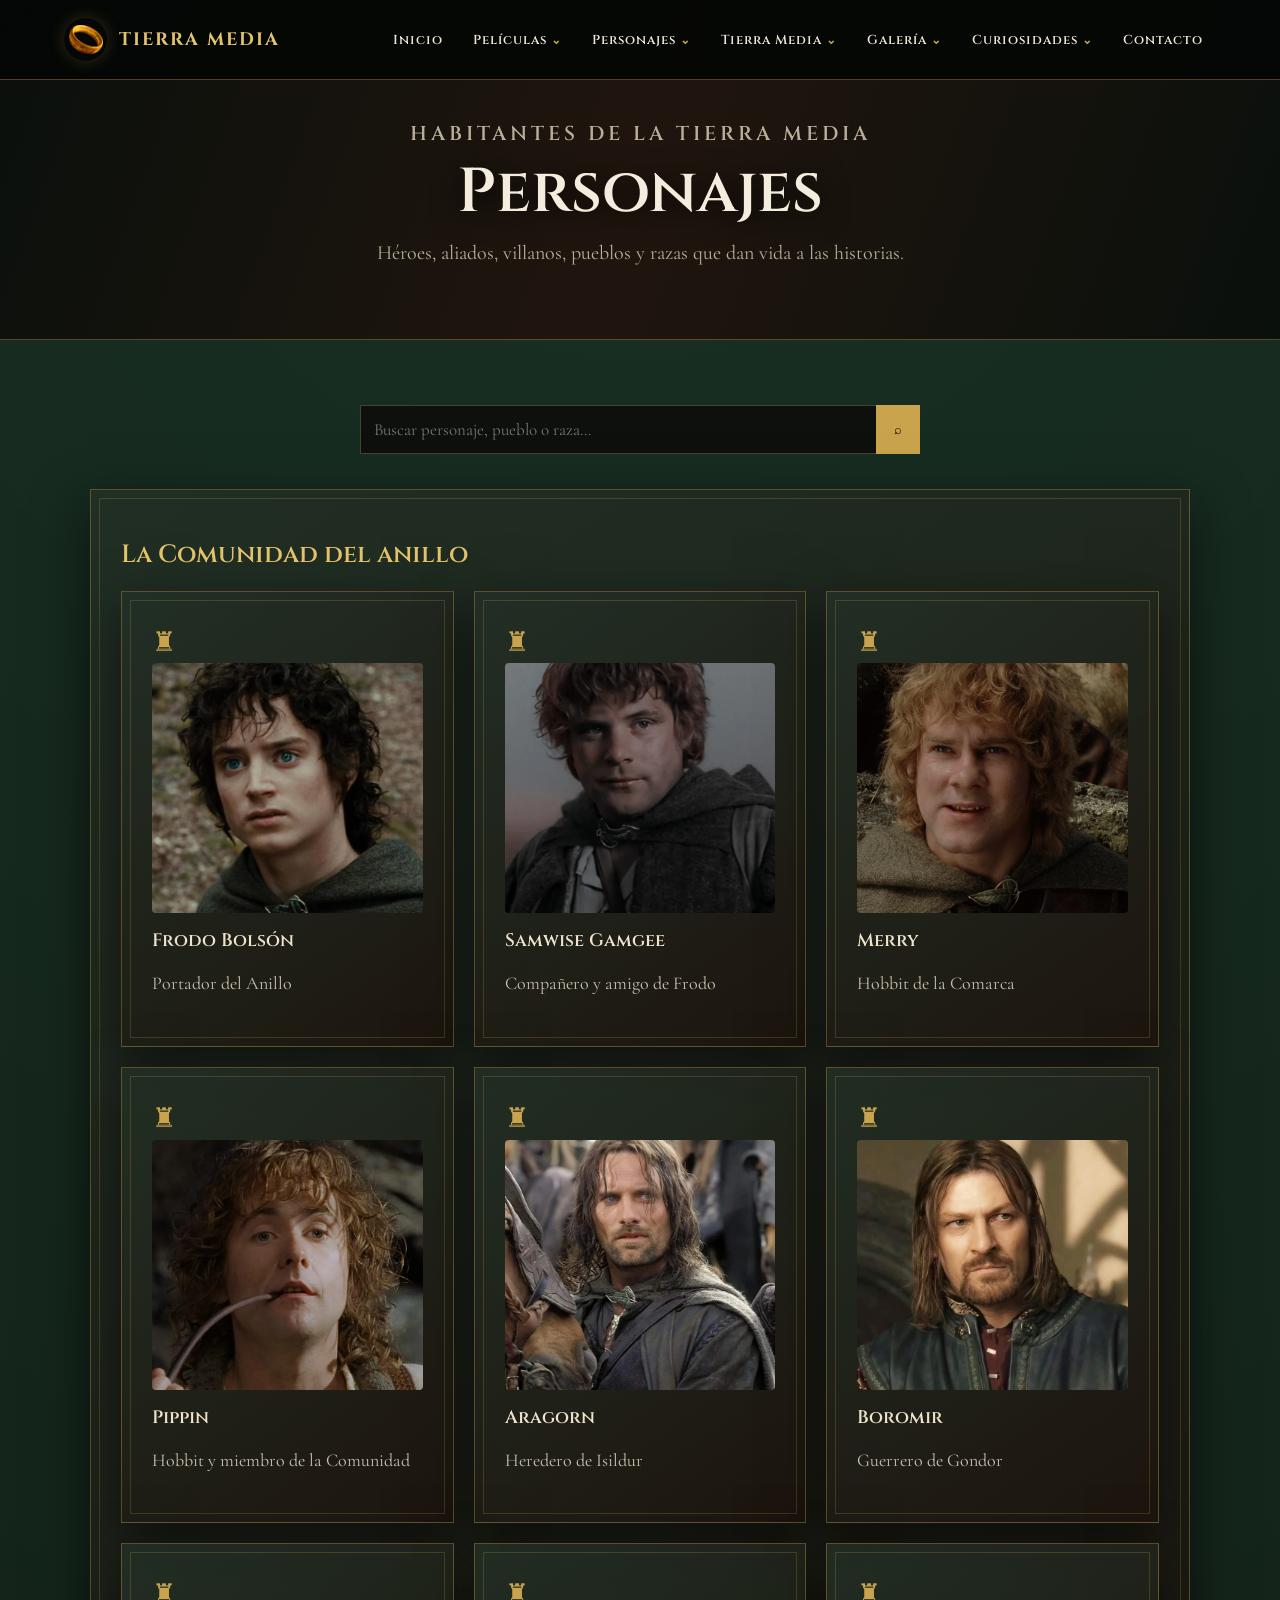
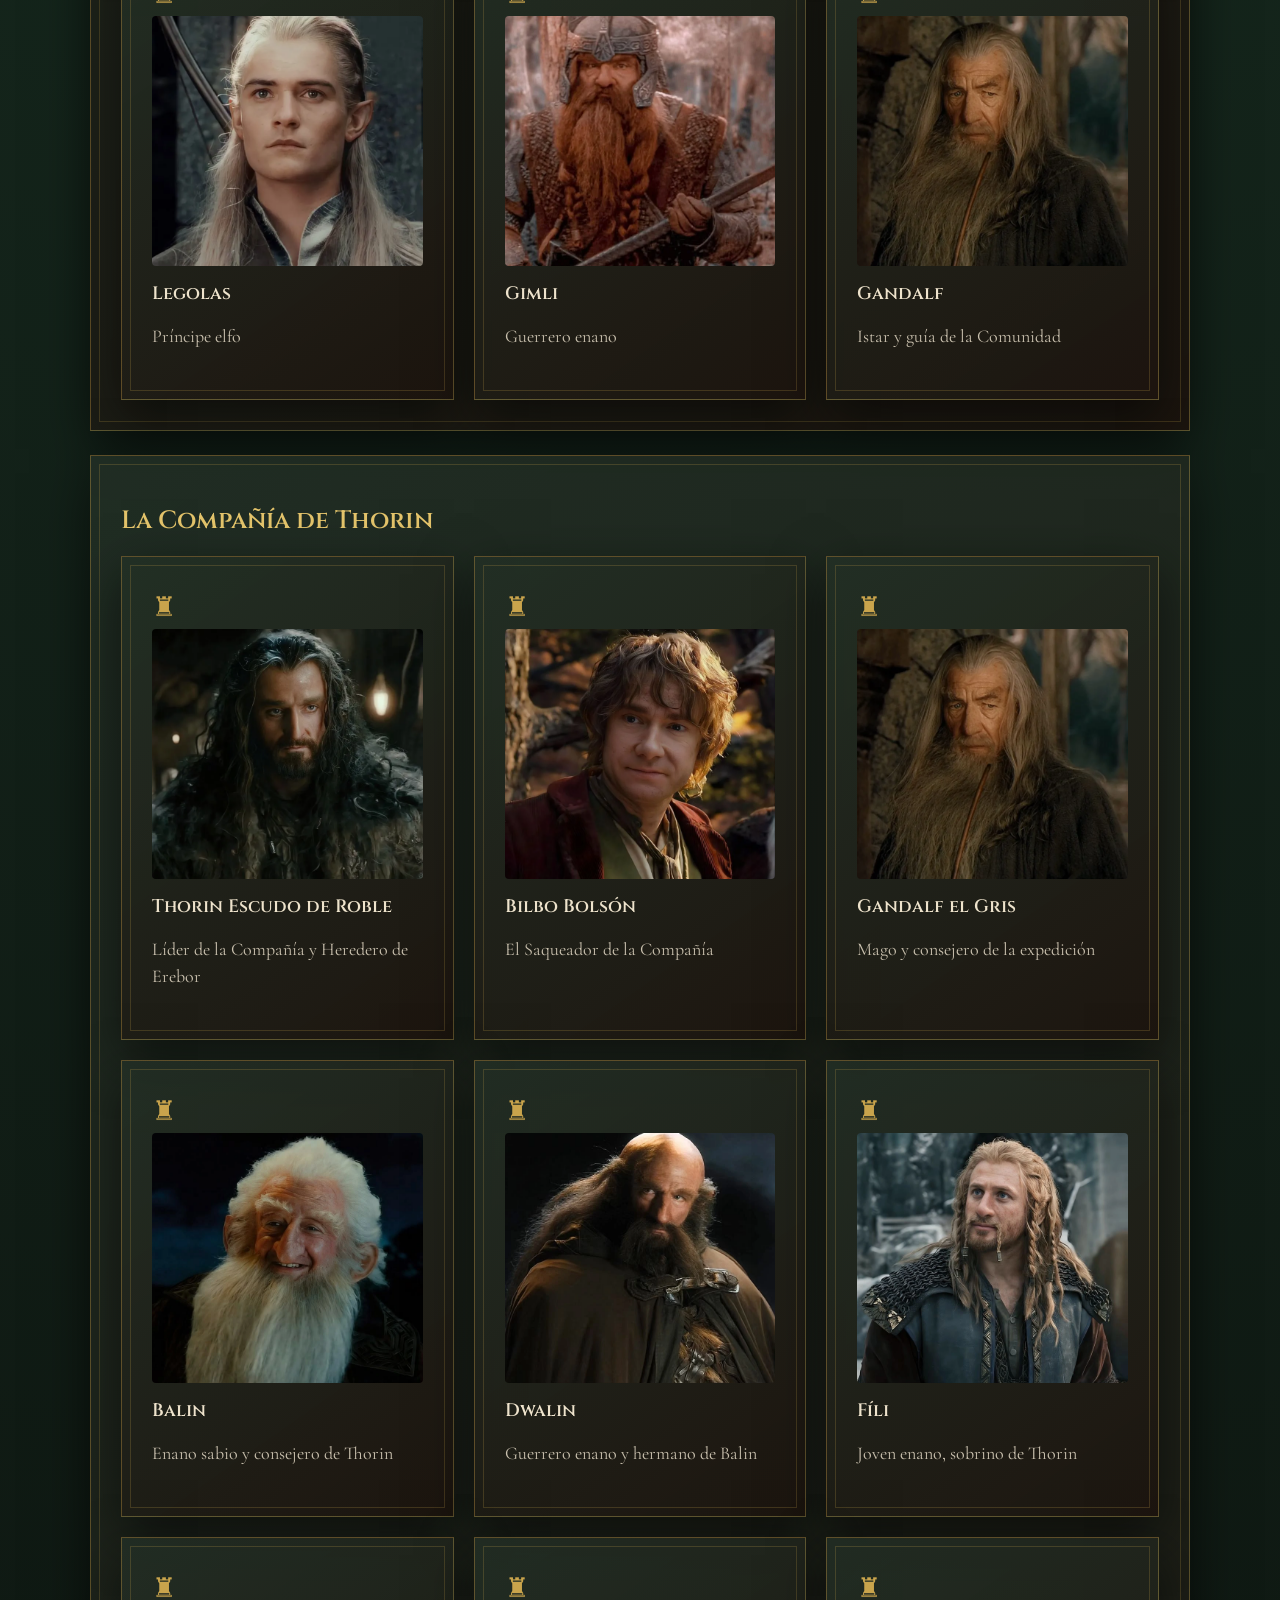
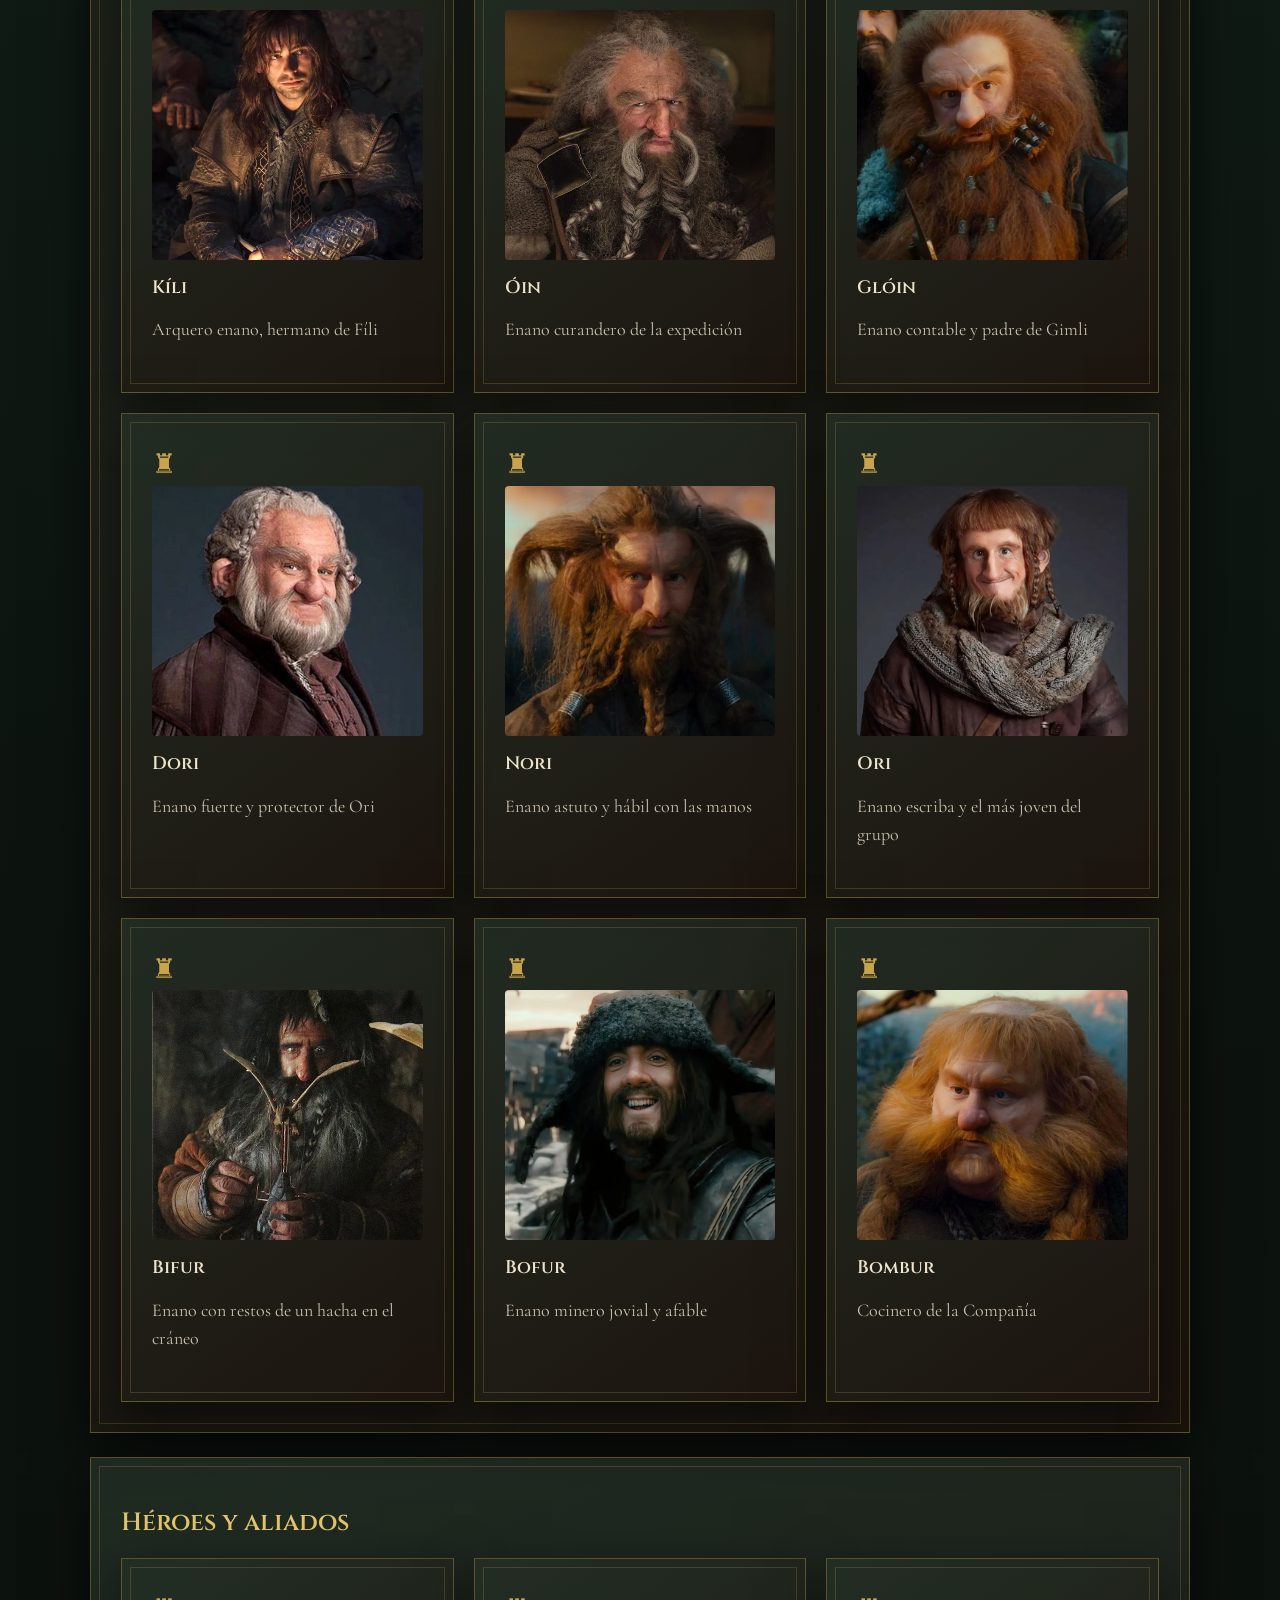
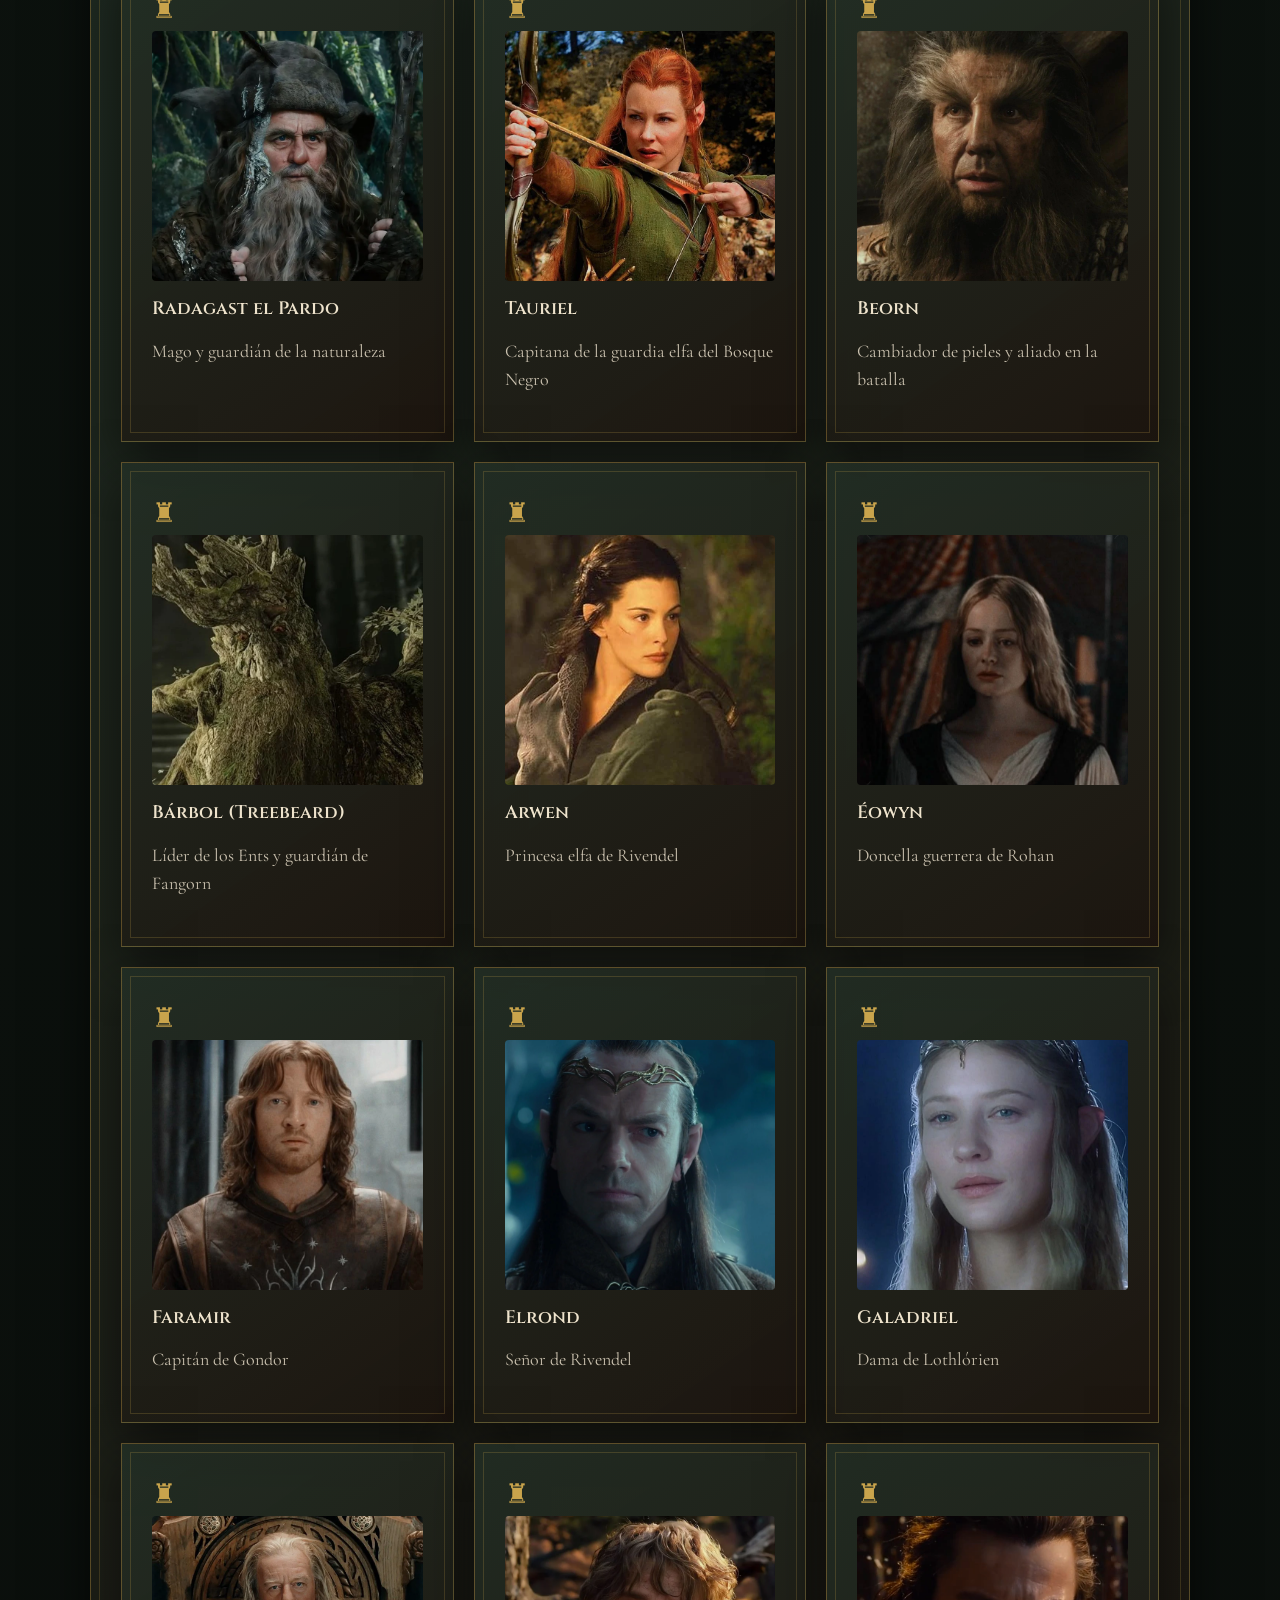
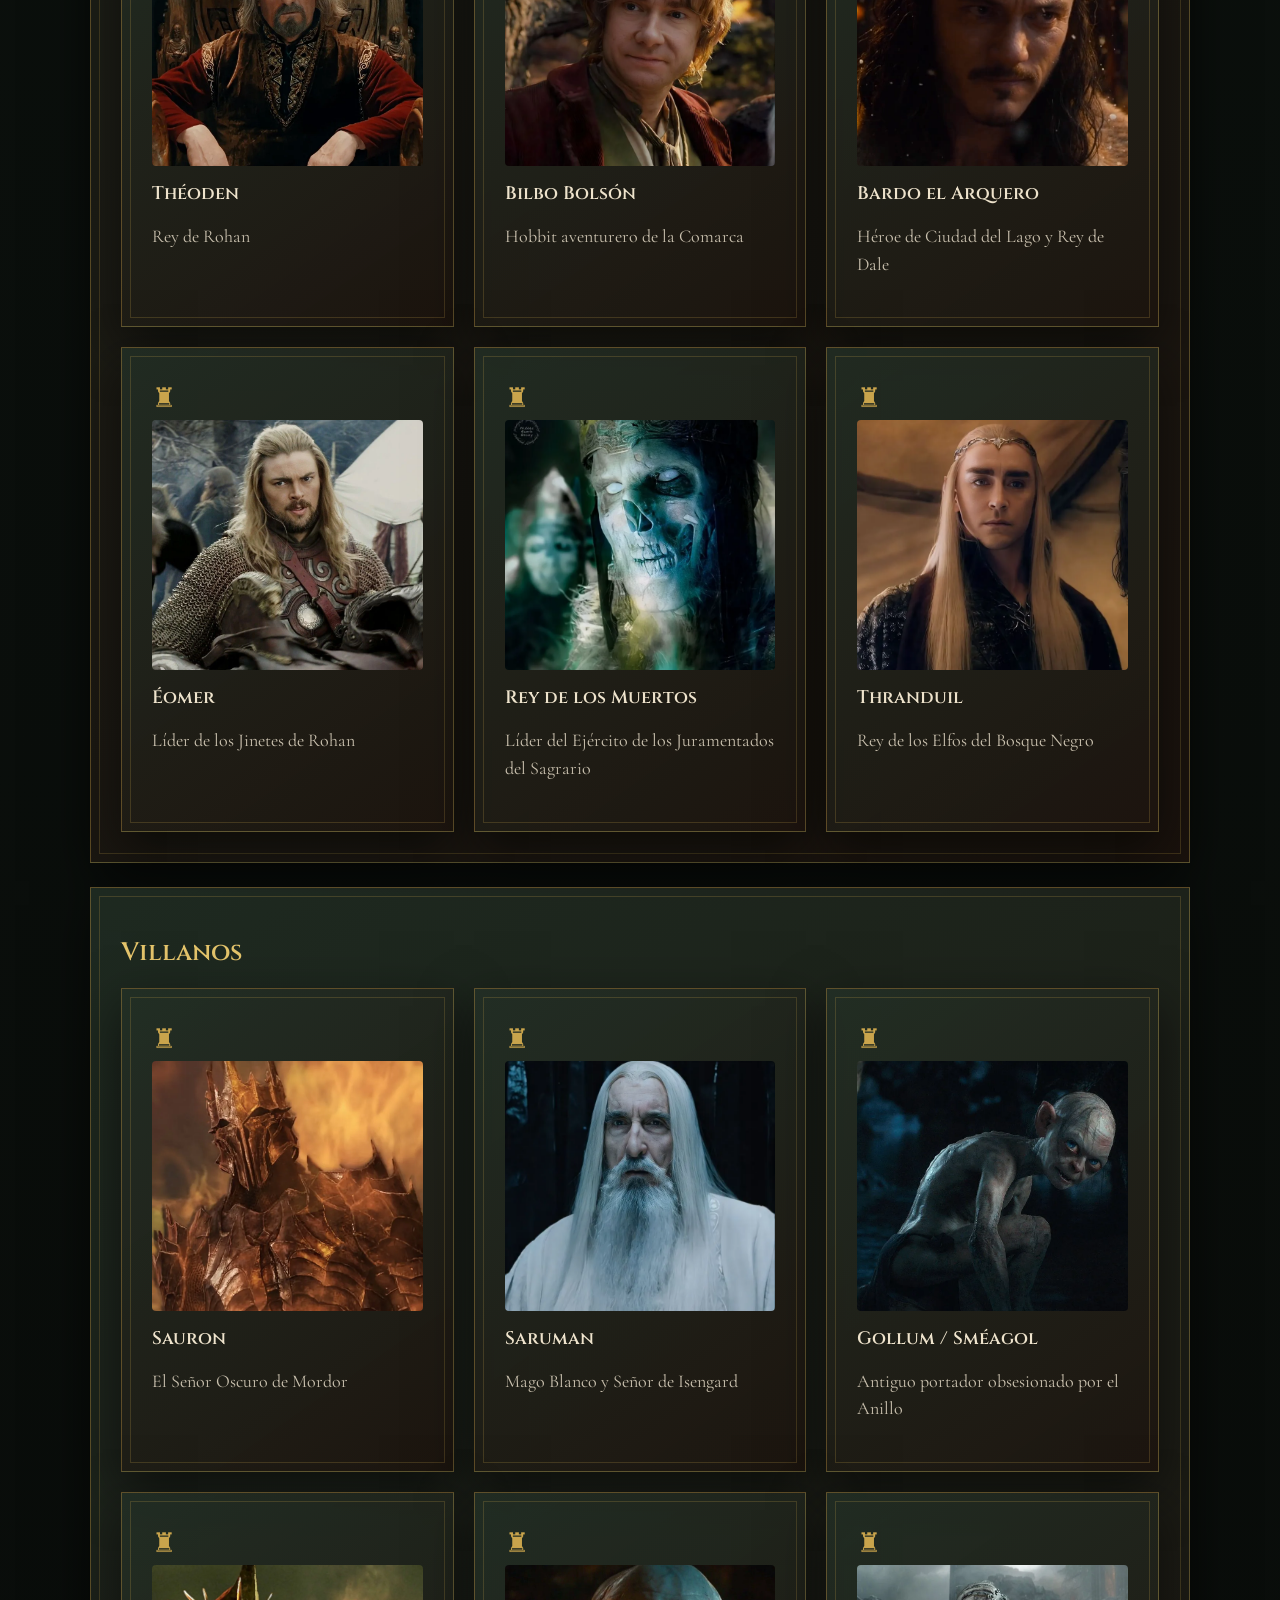
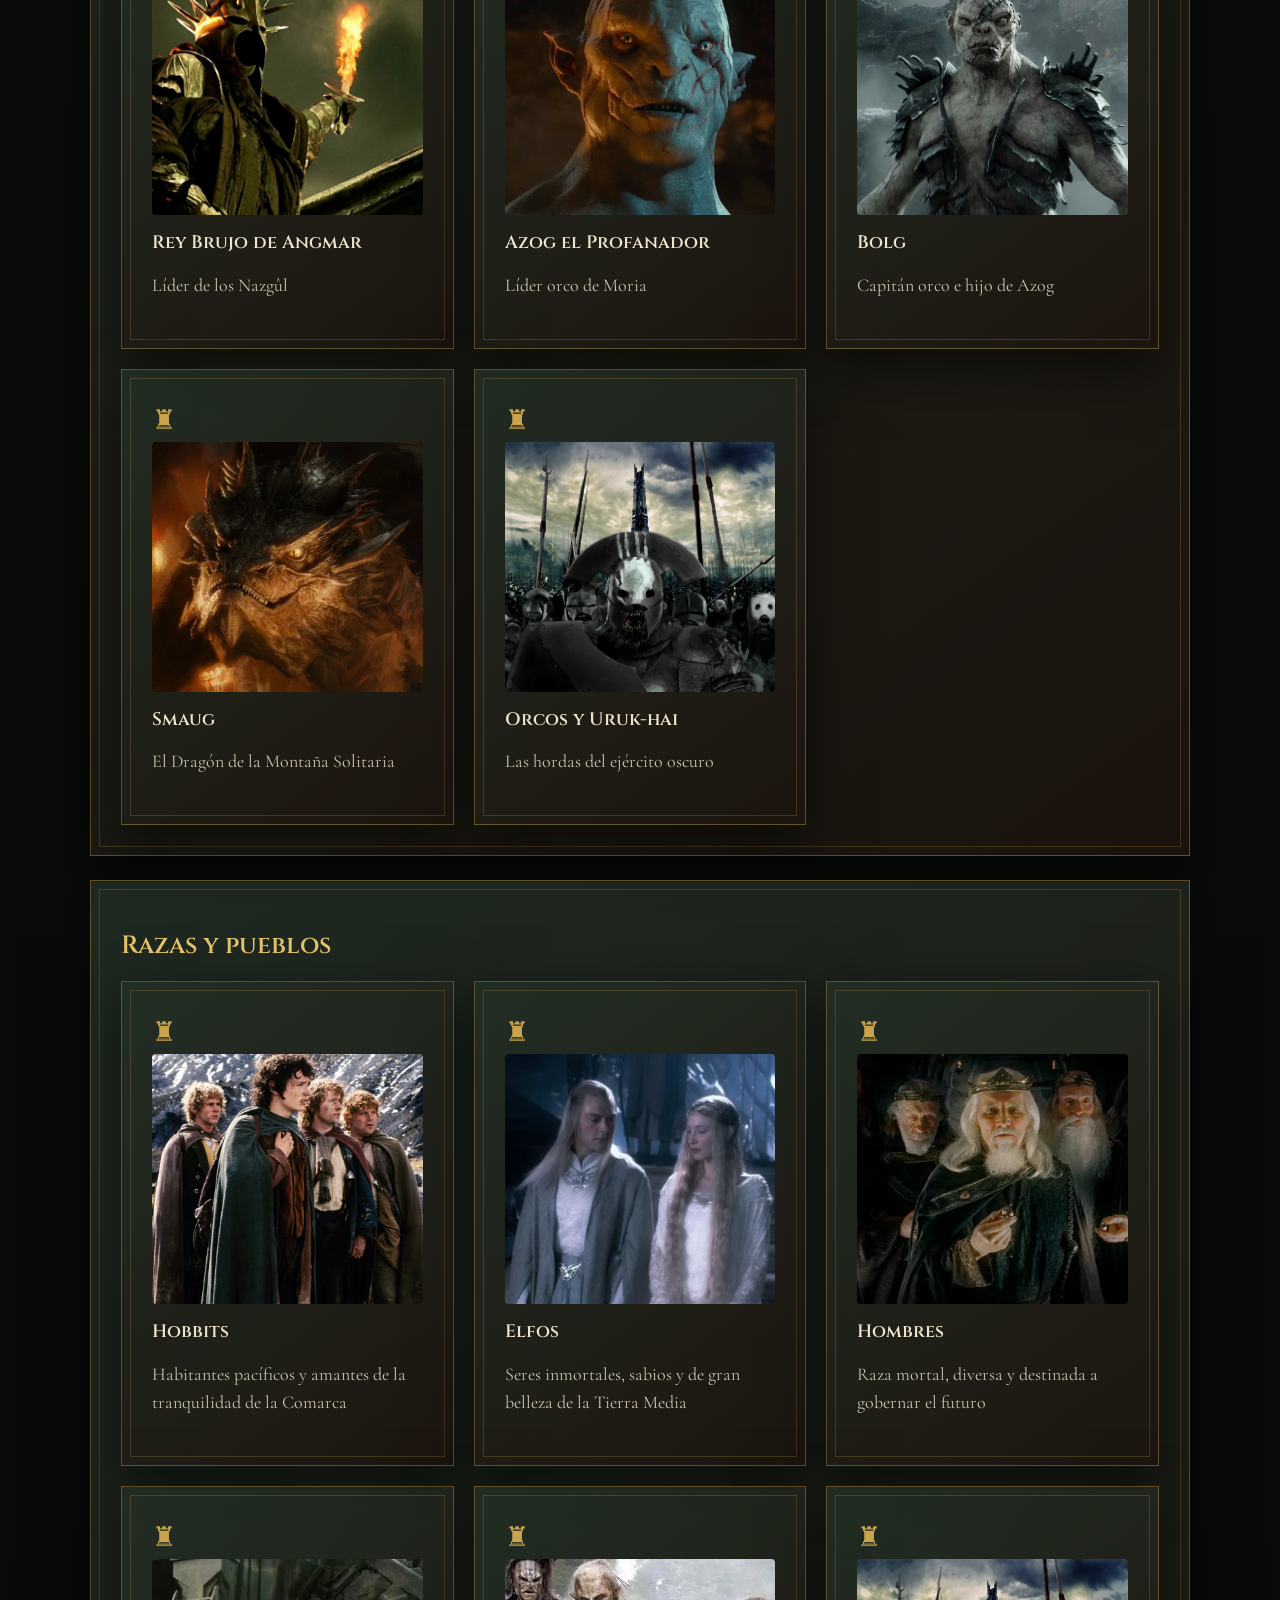
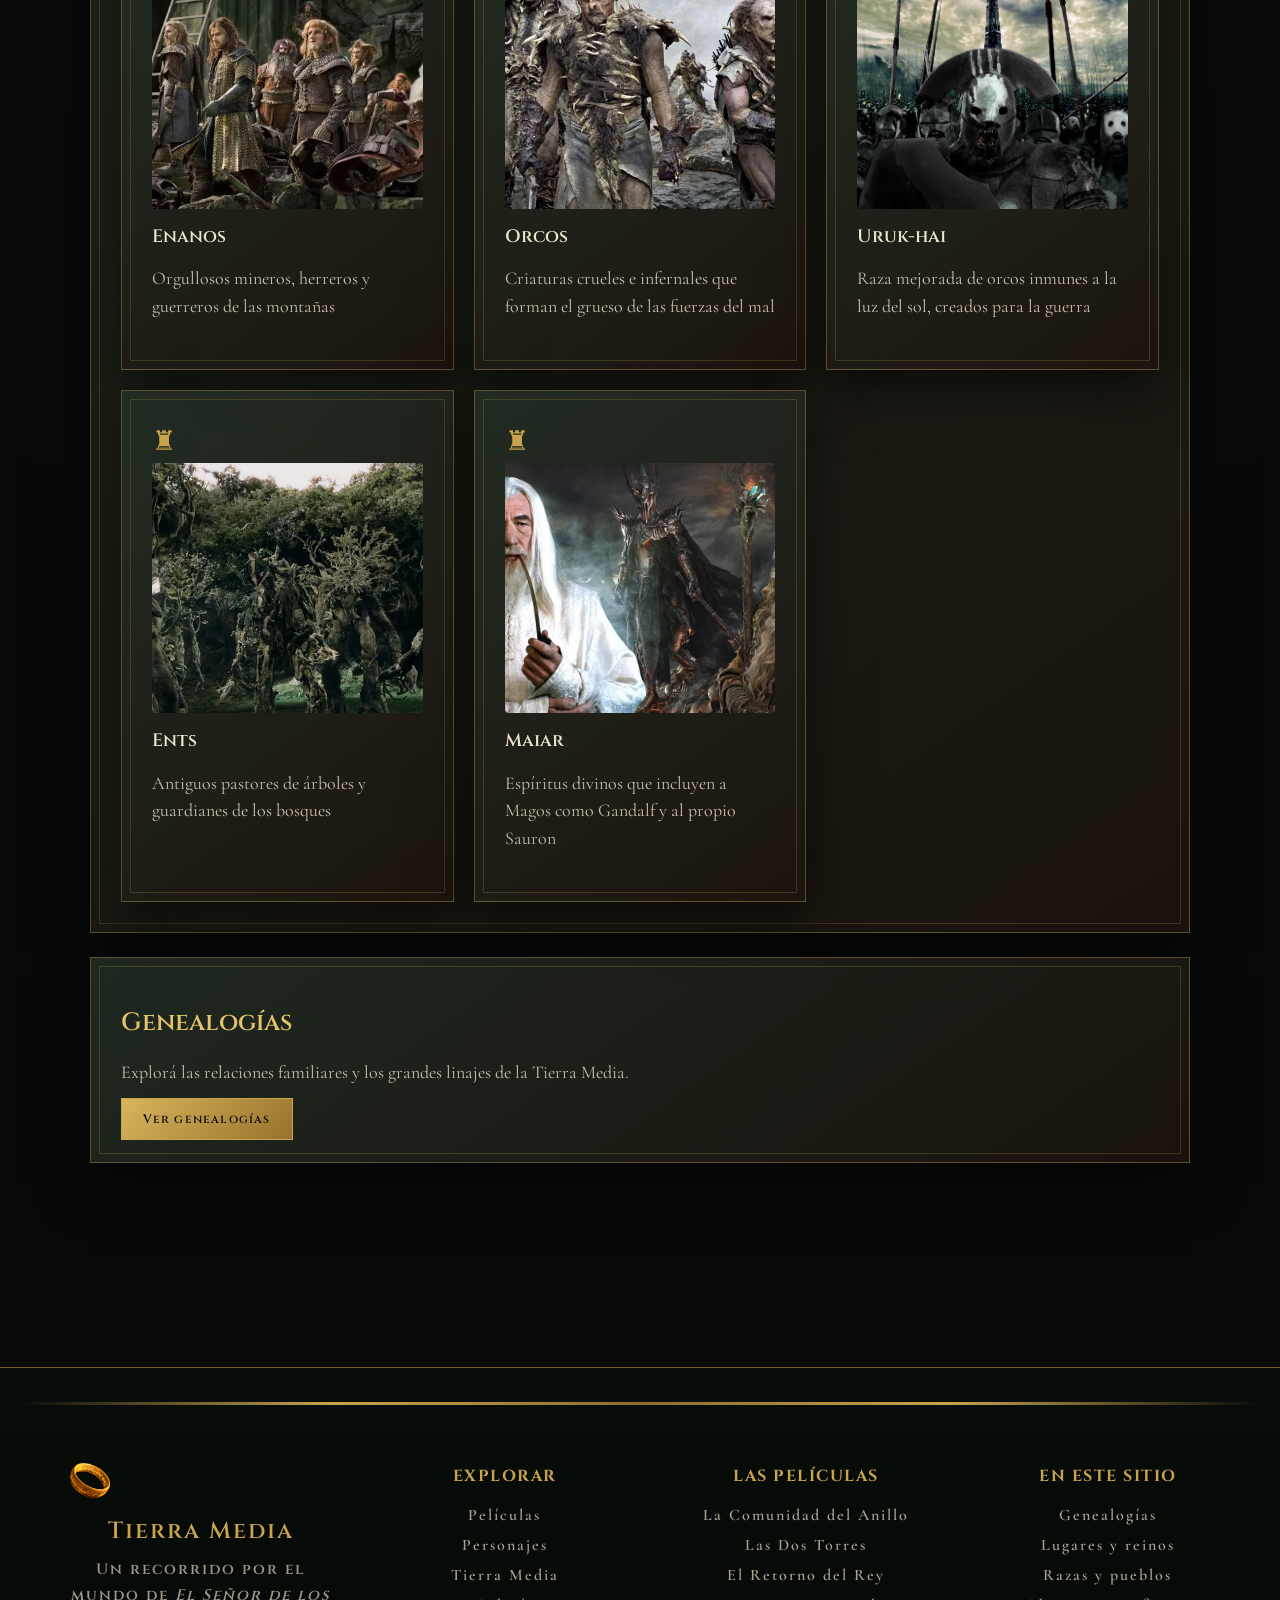
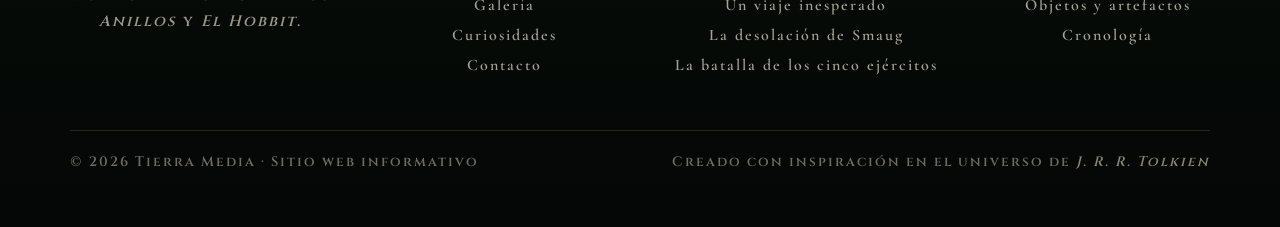
<file: pages/personajes.html>
<!DOCTYPE html>
<html lang="es">

<head>
    <meta charset="UTF-8">
    <meta name="viewport" content="width=device-width, initial-scale=1.0">
    <title>Personajes | Tierra Media</title>
    <link rel="stylesheet" href="../assets/css/styles.css">
</head>

<body>
            <nav class="navbar" style="position:absolute;top:0;left:0;right:0">
            <a class="brand" href="../index.html"><span class="brand-ring"><img src="../assets/images/logo-anillo.png"
                        alt="Logo"></span><span>TIERRA MEDIA</span></a>
            <button class="menu-toggle" aria-label="Abrir menú">☰</button>
            <ul class="nav-menu">
                <li><a href="../index.html">Inicio</a></li>
                <li class="has-submenu"><a href="peliculas.html">Películas <span>⌄</span></a>
                    <ul class="submenu">
                        <li class="submenu-title">El Señor de los Anillos</li>
                        <li><a href="pelicula-comunidad.html">La Comunidad del Anillo</a></li>
                        <li><a href="pelicula-dos-torres.html">Las Dos Torres</a></li>
                        <li><a href="pelicula-retorno.html">El Retorno del Rey</a></li>
                        <li class="submenu-title">El Hobbit</li>
                        <li><a href="pelicula-viaje.html">Un viaje inesperado</a></li>
                        <li><a href="pelicula-smaug.html">La desolación de Smaug</a></li>
                        <li><a href="pelicula-batalla.html">La batalla de los cinco ejércitos</a></li>
                    </ul>
                </li>
                <li class="has-submenu"><a href="personajes.html">Personajes <span>⌄</span></a>
                    <ul class="submenu">
                        <li><a href="personajes.html#comunidad">La Comunidad</a></li>
                        <li><a href="personajes.html#compania">La Compania de Thorin</a></li>
                        <li><a href="personajes.html#heroes">Héroes y aliados</a></li>
                        <li><a href="personajes.html#villanos">Villanos</a></li>
                        <li><a href="personajes.html#razas">Razas y pueblos</a></li>
                        <li><a href="genealogias.html">Genealogías</a></li>
                    </ul>
                </li>
                <li class="has-submenu"><a href="tierramedia.html">Tierra Media <span>⌄</span></a>
                    <ul class="submenu">
                        <li><a href="tierramedia.html#lugares">Lugares</a></li>
                        <li><a href="tierramedia.html#razas">Razas</a></li>
                        <li><a href="tierramedia.html#reinos">Reinos</a></li>
                        <li><a href="tierramedia.html#objetos">Objetos y artefactos</a></li>
                        <li><a href="tierramedia.html#cronologia">Cronología</a></li>
                    </ul>
                </li>
                <li class="has-submenu"><a href="galeria.html">Galería <span>⌄</span></a>
                    <ul class="submenu">
                        <li><a href="galeria.html#lotr">El Señor de los Anillos</a></li>
                        <li><a href="galeria.html#hobbit">El Hobbit</a></li>
                        <li><a href="galeria.html#personajes">Personajes</a></li>
                        <li><a href="galeria.html#lugares">Lugares</a></li>
                        <li><a href="galeria.html#backstage">Detrás de escena</a></li>
                    </ul>
                </li>
                <li class="has-submenu"><a href="curiosidades.html">Curiosidades <span>⌄</span></a>
                    <ul class="submenu">
                        <li><a href="curiosidades.html#peliculas">Sobre las películas</a></li>
                        <li><a href="curiosidades.html#personajes">Sobre los personajes</a></li>
                        <li><a href="curiosidades.html#rodaje">Rodaje</a></li>
                        <li><a href="curiosidades.html#detalles">Detalles ocultos</a>
                    </ul>
                </li>
                <li><a href="contacto.html">Contacto</a></li>
            </ul>
        </nav>
    <header class="page-hero">
        <p class="eyebrow">HABITANTES DE LA TIERRA MEDIA</p>
        <h1>Personajes</h1>
        <p>Héroes, aliados, villanos, pueblos y razas que dan vida a las historias.</p>
    </header>

    <main class="page-main">
        <div class="search-box"><input id="siteSearch" type="search"
                placeholder="Buscar personaje, pueblo o raza..."><button>⌕</button></div>
        <section id="comunidad">
            <div class="content-card">
                <h2>La Comunidad del anillo</h2>
                <div class="three-col">
                    <div class="feature-card" data-search="Frodo Bolsón"><span class="card-symbol">♜</span>
    <img src="../assets/images/frodo.webp" alt="Frodo Bolsón" class="card-image">
    <h3>Frodo Bolsón</h3>
    <p>Portador del Anillo</p>
</div>
<div class="feature-card" data-search="Samwise Gamgee"><span class="card-symbol">♜</span>
    <img src="../assets/images/sam.webp" alt="Samwise Gamgee" class="card-image">
    <h3>Samwise Gamgee</h3>
    <p>Compañero y amigo de Frodo</p>
</div>
<div class="feature-card" data-search="Merry"><span class="card-symbol">♜</span>
    <img src="../assets/images/merry.webp" alt="Merry" class="card-image">
    <h3>Merry</h3>
    <p>Hobbit de la Comarca</p>
</div>
<div class="feature-card" data-search="Pippin"><span class="card-symbol">♜</span>
    <img src="../assets/images/pippin.webp" alt="Pippin" class="card-image">
    <h3>Pippin</h3>
    <p>Hobbit y miembro de la Comunidad</p>
</div>
<div class="feature-card" data-search="Aragorn"><span class="card-symbol">♜</span>
    <img src="../assets/images/aragorn.webp" alt="Aragorn" class="card-image">
    <h3>Aragorn</h3>
    <p>Heredero de Isildur</p>
</div>
<div class="feature-card" data-search="Boromir"><span class="card-symbol">♜</span>
    <img src="../assets/images/boromir.webp" alt="Boromir" class="card-image">
    <h3>Boromir</h3>
    <p>Guerrero de Gondor</p>
</div>
<div class="feature-card" data-search="Legolas"><span class="card-symbol">♜</span>
    <img src="../assets/images/legolas.webp" alt="Legolas" class="card-image">
    <h3>Legolas</h3>
    <p>Príncipe elfo</p>
</div>
<div class="feature-card" data-search="Gimli"><span class="card-symbol">♜</span>
    <img src="../assets/images/gimli.webp" alt="Gimli" class="card-image">
    <h3>Gimli</h3>
    <p>Guerrero enano</p>
</div>
<div class="feature-card" data-search="Gandalf"><span class="card-symbol">♜</span>
    <img src="../assets/images/gandalf.webp" alt="Gandalf" class="card-image">
    <h3>Gandalf</h3>
    <p>Istar y guía de la Comunidad</p>
</div>
                </div>
            </div>
        </section>

        <section id="compania">
    <div class="content-card">
        <h2>La Compañía de Thorin</h2>
        <div class="three-col">
            <div class="feature-card" data-search="Thorin Escudo de Roble"><span class="card-symbol">♜</span>
                <img src="../assets/images/thorin.webp" alt="Thorin Escudo de Roble" class="card-image">
                <h3>Thorin Escudo de Roble</h3>
                <p>Líder de la Compañía y Heredero de Erebor</p>
            </div>
            <div class="feature-card" data-search="Bilbo Bolsón"><span class="card-symbol">♜</span>
                <img src="../assets/images/bilbo.webp" alt="Bilbo Bolsón" class="card-image">
                <h3>Bilbo Bolsón</h3>
                <p>El Saqueador de la Compañía</p>
            </div>
            <div class="feature-card" data-search="Gandalf el Gris"><span class="card-symbol">♜</span>
                <img src="../assets/images/gandalf.webp" alt="Gandalf el Gris" class="card-image">
                <h3>Gandalf el Gris</h3>
                <p>Mago y consejero de la expedición</p>
            </div>
            <div class="feature-card" data-search="Balin"><span class="card-symbol">♜</span>
                <img src="../assets/images/balin.webp" alt="Balin" class="card-image">
                <h3>Balin</h3>
                <p>Enano sabio y consejero de Thorin</p>
            </div>
            <div class="feature-card" data-search="Dwalin"><span class="card-symbol">♜</span>
                <img src="../assets/images/dwalin.webp" alt="Dwalin" class="card-image">
                <h3>Dwalin</h3>
                <p>Guerrero enano y hermano de Balin</p>
            </div>
            <div class="feature-card" data-search="Fíli"><span class="card-symbol">♜</span>
                <img src="../assets/images/fili.webp" alt="Fíli" class="card-image">
                <h3>Fíli</h3>
                <p>Joven enano, sobrino de Thorin</p>
            </div>
            <div class="feature-card" data-search="Kíli"><span class="card-symbol">♜</span>
                <img src="../assets/images/kili.webp" alt="Kíli" class="card-image">
                <h3>Kíli</h3>
                <p>Arquero enano, hermano de Fíli</p>
            </div>
            <div class="feature-card" data-search="Óin"><span class="card-symbol">♜</span>
                <img src="../assets/images/oin.webp" alt="Óin" class="card-image">
                <h3>Óin</h3>
                <p>Enano curandero de la expedición</p>
            </div>
            <div class="feature-card" data-search="Glóin"><span class="card-symbol">♜</span>
                <img src="../assets/images/gloin.webp" alt="Glóin" class="card-image">
                <h3>Glóin</h3>
                <p>Enano contable y padre de Gimli</p>
            </div>
            <div class="feature-card" data-search="Dori"><span class="card-symbol">♜</span>
                <img src="../assets/images/dori.webp" alt="Dori" class="card-image">
                <h3>Dori</h3>
                <p>Enano fuerte y protector de Ori</p>
            </div>
            <div class="feature-card" data-search="Nori"><span class="card-symbol">♜</span>
                <img src="../assets/images/nori.webp" alt="Nori" class="card-image">
                <h3>Nori</h3>
                <p>Enano astuto y hábil con las manos</p>
            </div>
            <div class="feature-card" data-search="Ori"><span class="card-symbol">♜</span>
                <img src="../assets/images/ori.webp" alt="Ori" class="card-image">
                <h3>Ori</h3>
                <p>Enano escriba y el más joven del grupo</p>
            </div>
            <div class="feature-card" data-search="Bifur"><span class="card-symbol">♜</span>
                <img src="../assets/images/bifur.webp" alt="Bifur" class="card-image">
                <h3>Bifur</h3>
                <p>Enano con restos de un hacha en el cráneo</p>
            </div>
            <div class="feature-card" data-search="Bofur"><span class="card-symbol">♜</span>
                <img src="../assets/images/bofur.webp" alt="Bofur" class="card-image">
                <h3>Bofur</h3>
                <p>Enano minero jovial y afable</p>
            </div>
            <div class="feature-card" data-search="Bombur"><span class="card-symbol">♜</span>
                <img src="../assets/images/bombur.webp" alt="Bombur" class="card-image">
                <h3>Bombur</h3>
                <p>Cocinero de la Compañía</p>
            </div>
        </div>
    </div>
</section>

        <section id="heroes">
            <div class="content-card">
                <h2>Héroes y aliados</h2>
                <div class="three-col">
                    <div class="feature-card" data-search="Radagast el Pardo"><span class="card-symbol">♜</span>
                <img src="../assets/images/radagast.webp" alt="Radagast el Pardo" class="card-image">
                <h3>Radagast el Pardo</h3>
                <p>Mago y guardián de la naturaleza</p>
            </div>
<div class="feature-card" data-search="Tauriel"><span class="card-symbol">♜</span>
                <img src="../assets/images/tauriel.webp" alt="Tauriel" class="card-image">
                <h3>Tauriel</h3>
                <p>Capitana de la guardia elfa del Bosque Negro</p>
            </div>
<div class="feature-card" data-search="Beorn"><span class="card-symbol">♜</span>
                <img src="../assets/images/beorn.webp" alt="Beorn" class="card-image">
                <h3>Beorn</h3>
                <p>Cambiador de pieles y aliado en la batalla</p>
            </div>
<div class="feature-card" data-search="Treebeard (Bárbol)"><span class="card-symbol">♜</span>
                <img src="../assets/images/barbol.webp" alt="Treebeard" class="card-image">
                <h3>Bárbol (Treebeard)</h3>
                <p>Líder de los Ents y guardián de Fangorn</p>
            </div>
                <div class="feature-card" data-search="Arwen"><span class="card-symbol">♜</span>
    <img src="../assets/images/arwen.webp" alt="Arwen" class="card-image">
    <h3>Arwen</h3>
    <p>Princesa elfa de Rivendel</p>
</div>
<div class="feature-card" data-search="Éowyn"><span class="card-symbol">♜</span>
    <img src="../assets/images/eowyn.webp" alt="Éowyn" class="card-image">
    <h3>Éowyn</h3>
    <p>Doncella guerrera de Rohan</p>
</div>
<div class="feature-card" data-search="Faramir"><span class="card-symbol">♜</span>
    <img src="../assets/images/faramir.webp" alt="Faramir" class="card-image">
    <h3>Faramir</h3>
    <p>Capitán de Gondor</p>
</div>
<div class="feature-card" data-search="Elrond"><span class="card-symbol">♜</span>
    <img src="../assets/images/elrond.webp" alt="Elrond" class="card-image">
    <h3>Elrond</h3>
    <p>Señor de Rivendel</p>
</div>
<div class="feature-card" data-search="Galadriel"><span class="card-symbol">♜</span>
    <img src="../assets/images/galadriel.webp" alt="Galadriel" class="card-image">
    <h3>Galadriel</h3>
    <p>Dama de Lothlórien</p>
</div>
<div class="feature-card" data-search="Théoden"><span class="card-symbol">♜</span>
    <img src="../assets/images/theoden.webp" alt="Théoden" class="card-image">
    <h3>Théoden</h3>
    <p>Rey de Rohan</p>
</div>
<div class="feature-card" data-search="Bilbo"><span class="card-symbol">♜</span>
    <img src="../assets/images/bilbo.webp" alt="Bilbo" class="card-image">
    <h3>Bilbo Bolsón</h3>
    <p>Hobbit aventurero de la Comarca</p>
</div>
<div class="feature-card" data-search="Bard"><span class="card-symbol">♜</span>
    <img src="../assets/images/bardo.webp" alt="Bard" class="card-image">
    <h3>Bardo el Arquero</h3>
    <p>Héroe de Ciudad del Lago y Rey de Dale</p>
</div>
<div class="feature-card" data-search="Éomer"><span class="card-symbol">♜</span>
                <img src="../assets/images/eomer.webp" alt="Éomer" class="card-image">
                <h3>Éomer</h3>
                <p>Líder de los Jinetes de Rohan</p>
            </div>
            <div class="feature-card" data-search="Rey de los Muertos"><span class="card-symbol">♜</span>
    <img src="../assets/images/reymuerto.webp" alt="Rey de los Muertos" class="card-image">
    <h3>Rey de los Muertos</h3>
    <p>Líder del Ejército de los Juramentados del Sagrario</p>
</div>
<div class="feature-card" data-search="Thranduil"><span class="card-symbol">♜</span>
    <img src="../assets/images/thranduil.webp" alt="Thranduil" class="card-image">
    <h3>Thranduil</h3>
    <p>Rey de los Elfos del Bosque Negro</p>
</div>
            </div>
            </div>
        </section>
        <section id="villanos">
            <div class="content-card">
                <h2>Villanos</h2>
                <div class="three-col">
                <div class="feature-card" data-search="Sauron"><span class="card-symbol">♜</span>
    <img src="../assets/images/sauron.webp" alt="Sauron" class="card-image">
    <h3>Sauron</h3>
    <p>El Señor Oscuro de Mordor</p>
</div>
<div class="feature-card" data-search="Saruman"><span class="card-symbol">♜</span>
    <img src="../assets/images/saruman.webp" alt="Saruman" class="card-image">
    <h3>Saruman</h3>
    <p>Mago Blanco y Señor de Isengard</p>
</div>
<div class="feature-card" data-search="Gollum"><span class="card-symbol">♜</span>
    <img src="../assets/images/gollum.webp" alt="Gollum" class="card-image">
    <h3>Gollum / Sméagol</h3>
    <p>Antiguo portador obsesionado por el Anillo</p>
</div>
<div class="feature-card" data-search="Rey Brujo"><span class="card-symbol">♜</span>
    <img src="../assets/images/reybrujo.webp" alt="Rey Brujo" class="card-image">
    <h3>Rey Brujo de Angmar</h3>
    <p>Líder de los Nazgûl</p>
</div>
<div class="feature-card" data-search="Azog"><span class="card-symbol">♜</span>
    <img src="../assets/images/azog.webp" alt="Azog" class="card-image">
    <h3>Azog el Profanador</h3>
    <p>Líder orco de Moria</p>
</div>
<div class="feature-card" data-search="Bolg"><span class="card-symbol">♜</span>
    <img src="../assets/images/bolg.webp" alt="Bolg" class="card-image">
    <h3>Bolg</h3>
    <p>Capitán orco e hijo de Azog</p>
</div>
<div class="feature-card" data-search="Smaug"><span class="card-symbol">♜</span>
    <img src="../assets/images/smaug.webp" alt="Smaug" class="card-image">
    <h3>Smaug</h3>
    <p>El Dragón de la Montaña Solitaria</p>
</div>
<div class="feature-card" data-search="Orcos y Uruk-hai"><span class="card-symbol">♜</span>
    <img src="../assets/images/urukhai.webp" alt="Orcos y Uruk-hai" class="card-image">
    <h3>Orcos y Uruk-hai</h3>
    <p>Las hordas del ejército oscuro</p>
</div>
            </div>
            </div>
        </section>
        <section id="razas">
            <div class="content-card">
                <h2>Razas y pueblos</h2>
                <div class="three-col">
                <div class="feature-card" data-search="Hobbits"><span class="card-symbol">♜</span>
    <img src="../assets/images/hobbits.webp" alt="Hobbits" class="card-image">
    <h3>Hobbits</h3>
    <p>Habitantes pacíficos y amantes de la tranquilidad de la Comarca</p>
</div>
<div class="feature-card" data-search="Elfos"><span class="card-symbol">♜</span>
    <img src="../assets/images/elfos.webp" alt="Elfos" class="card-image">
    <h3>Elfos</h3>
    <p>Seres inmortales, sabios y de gran belleza de la Tierra Media</p>
</div>
<div class="feature-card" data-search="Hombres"><span class="card-symbol">♜</span>
    <img src="../assets/images/hombres.webp" alt="Hombres" class="card-image">
    <h3>Hombres</h3>
    <p>Raza mortal, diversa y destinada a gobernar el futuro</p>
</div>
<div class="feature-card" data-search="Enanos"><span class="card-symbol">♜</span>
    <img src="../assets/images/enanos.avif" alt="Enanos" class="card-image">
    <h3>Enanos</h3>
    <p>Orgullosos mineros, herreros y guerreros de las montañas</p>
</div>
<div class="feature-card" data-search="Orcos"><span class="card-symbol">♜</span>
    <img src="../assets/images/orcos.webp" alt="Orcos" class="card-image">
    <h3>Orcos</h3>
    <p>Criaturas crueles e infernales que forman el grueso de las fuerzas del mal</p>
</div>
<div class="feature-card" data-search="Uruk-hai"><span class="card-symbol">♜</span>
    <img src="../assets/images/urukhai.webp" alt="Uruk-hai" class="card-image">
    <h3>Uruk-hai</h3>
    <p>Raza mejorada de orcos inmunes a la luz del sol, creados para la guerra</p>
</div>
<div class="feature-card" data-search="Ents"><span class="card-symbol">♜</span>
    <img src="../assets/images/ents.webp" alt="Ents" class="card-image">
    <h3>Ents</h3>
    <p>Antiguos pastores de árboles y guardianes de los bosques</p>
</div>
<div class="feature-card" data-search="Maiar"><span class="card-symbol">♜</span>
    <img src="../assets/images/maiar.avif" alt="Maiar" class="card-image">
    <h3>Maiar</h3>
    <p>Espíritus divinos que incluyen a Magos como Gandalf y al propio Sauron</p>
</div>
            </div>
            </div>
        </section>
        <div class="content-card">
            <h2>Genealogías</h2>
            <p>Explorá las relaciones familiares y los grandes linajes de la Tierra Media.</p><a class="btn gold"
                href="genealogias.html">Ver genealogías</a>
        </div>
    </main>
    <footer class="site-footer">
    <div class="footer-inner">
        <!-- Identidad -->
        <div class="footer-brand">
            <div class="footer-ring">
                <img src="../assets/images/logo-anillo.png"
                    alt="Anillo Único">
            </div>
            <h3>Tierra Media</h3>
            <p>
                Un recorrido por el mundo de
                <em>El Señor de los Anillos</em> y
                <em>El Hobbit</em>.
            </p>
        </div>
        <!-- Navegación -->
        <div class="footer-column">
            <h4>Explorar</h4>
            <ul>
                <li>
                    <a href="peliculas.html">Películas</a>
                </li>
                <li>
                    <a href="personajes.html">Personajes</a>
                </li>
                <li>
                    <a href="tierramedia.html">Tierra Media</a>
                </li>
                <li>
                    <a href="galeria.html">Galería</a>
                </li>
                <li>
                    <a href="curiosidades.html">Curiosidades</a>
                </li>
                <li>
                    <a href="contacto.html">Contacto</a>
                </li>
            </ul>
        </div>
        <!-- Películas -->
        <div class="footer-column">
            <h4>Las películas</h4>
            <ul>
                <li>
                    <a href="pelicula-comunidad.html">
                        La Comunidad del Anillo
                    </a>
                </li>
                <li>
                    <a href="pelicula-dos-torres.html">
                        Las Dos Torres
                    </a>
                </li>
                <li>
                    <a href="pelicula-retorno.html">
                        El Retorno del Rey
                    </a>
                </li>
                <li>
                    <a href="pelicula-viaje.html">
                        Un viaje inesperado
                    </a>
                </li>
                <li>
                    <a href="pelicula-smaug.html">
                        La desolación de Smaug
                    </a>
                </li>
                <li>
                    <a href="pelicula-batalla.html">
                        La batalla de los cinco ejércitos
                    </a>
                </li>
            </ul>
        </div>
        <!-- Información -->
        <div class="footer-column">
            <h4>En este sitio</h4>
            <ul>
                <li>
                    <a href="genealogias.html">
                        Genealogías
                    </a>
                </li>
                <li>
                    <a href="tierramedia.html">
                        Lugares y reinos
                    </a>
                </li>
                <li>
                    <a href="tierramedia.html">
                        Razas y pueblos
                    </a>
                </li>
                <li>
                    <a href="tierramedia.html">
                        Objetos y artefactos
                    </a>
                </li>
                <li>
                    <a href="tierramedia.html">
                        Cronología
                    </a>
                </li>
            </ul>
        </div>
    </div>
    <!-- Línea inferior -->
    <div class="footer-bottom">
        <p>
            © 2026 Tierra Media · Sitio web informativo
        </p>
        <p>
            Creado con inspiración en el universo de
            <em>J. R. R. Tolkien</em>
        </p>
    </div>
</footer>
    <script src="../assets/js/main.js"></script>
</body>

</html>
</file>
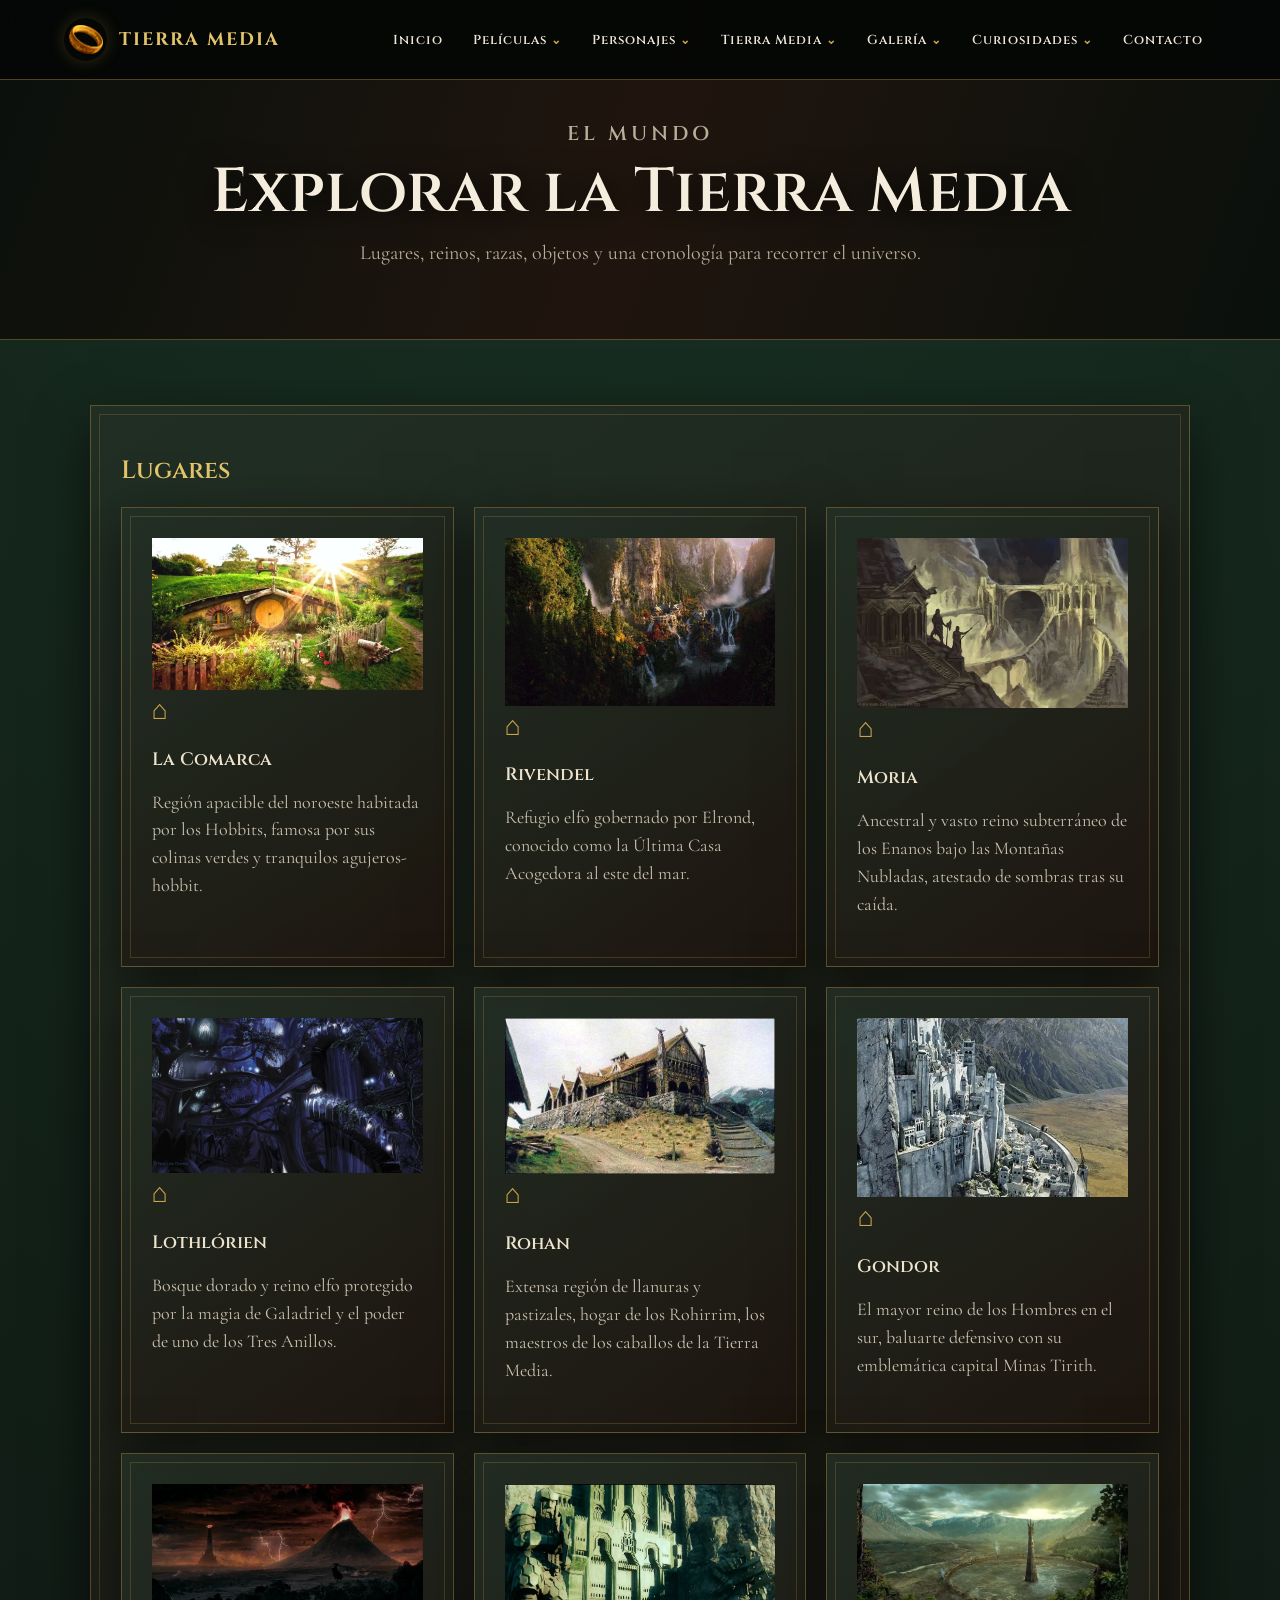
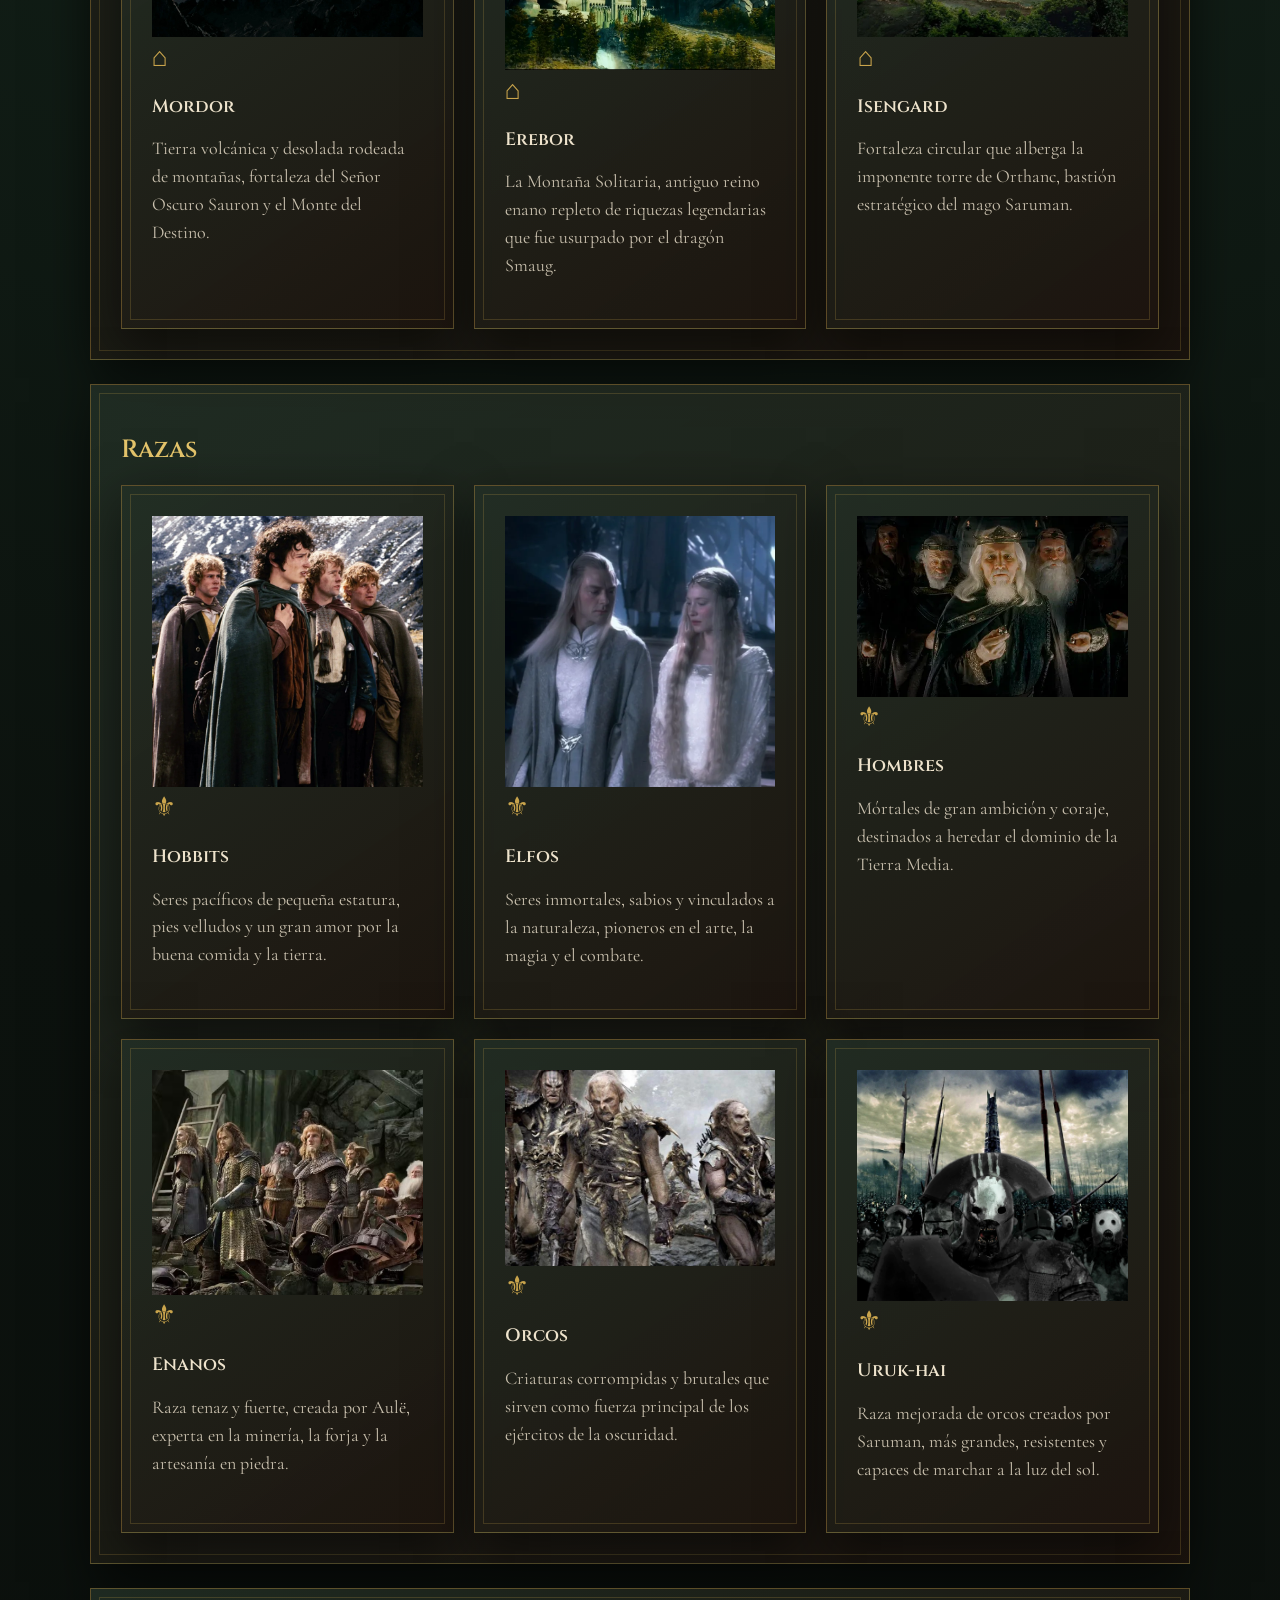
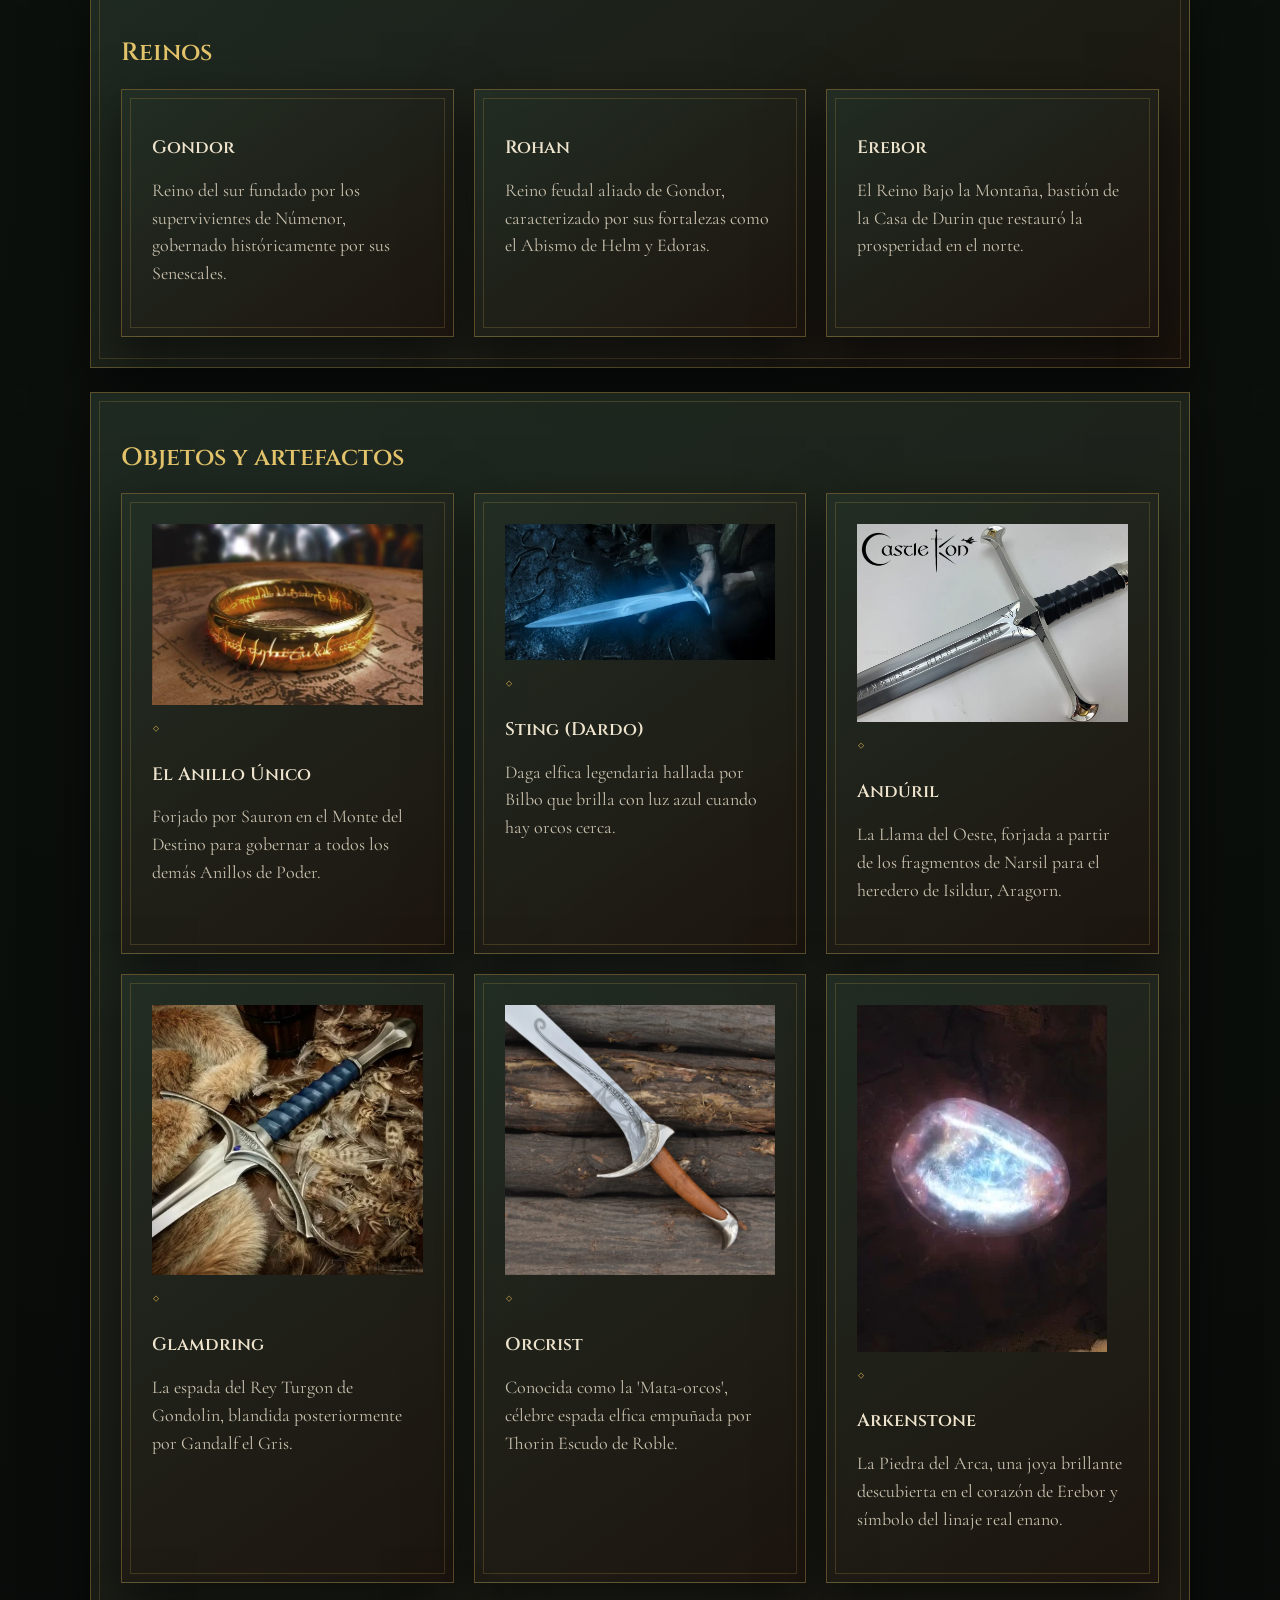
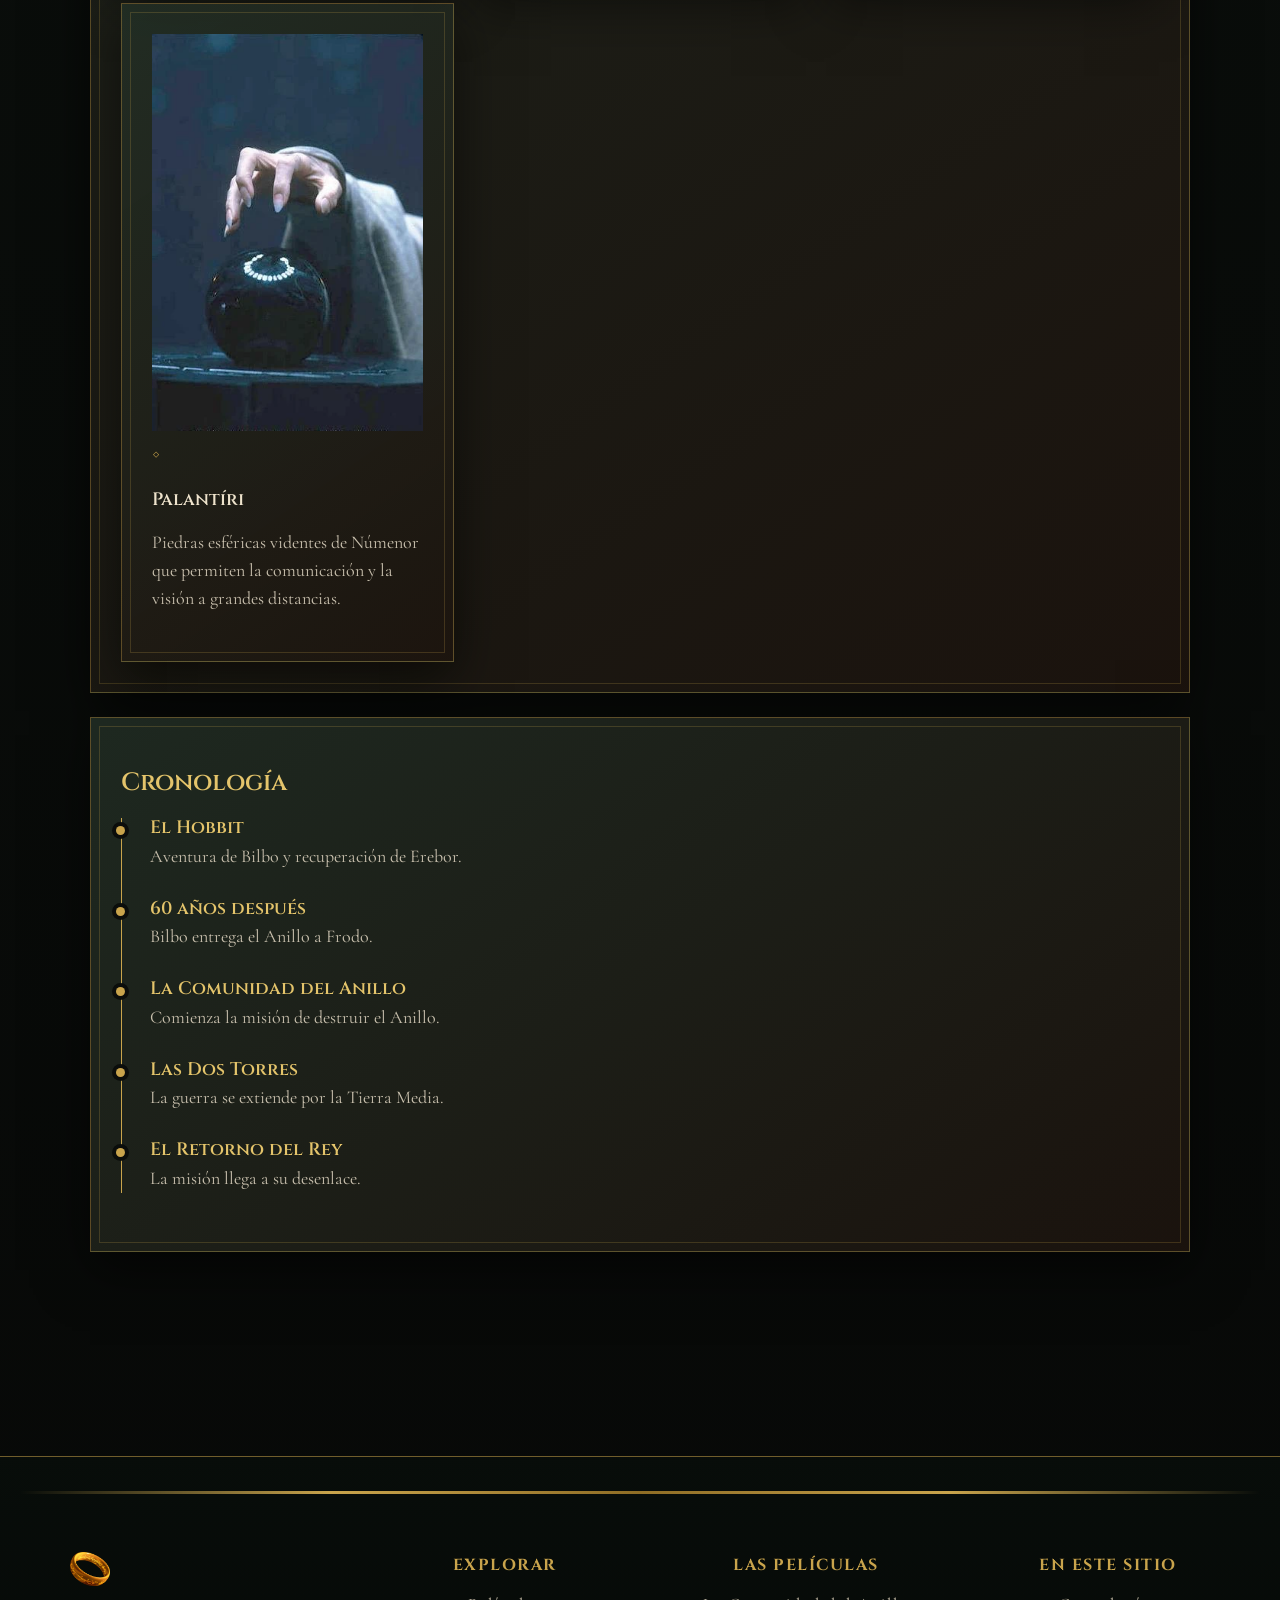
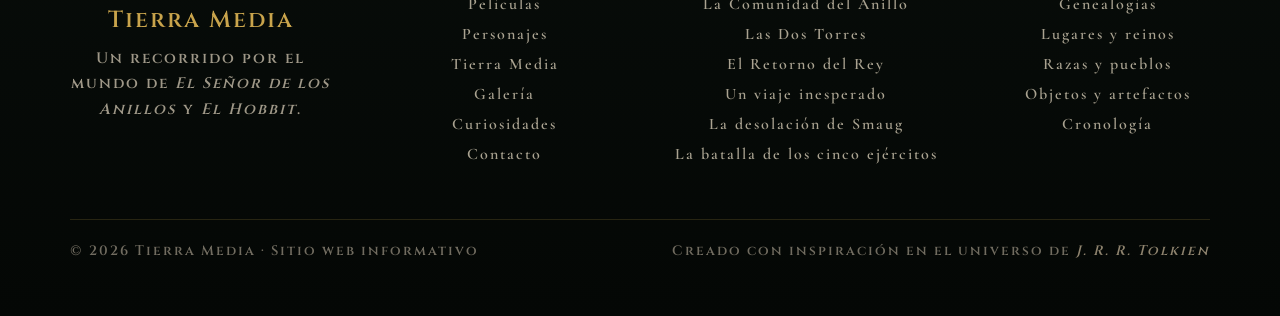
<file: pages/tierramedia.html>
<!DOCTYPE html>
<html lang="es">

<head>
    <meta charset="UTF-8">
    <meta name="viewport" content="width=device-width, initial-scale=1.0">
    <title>Tierra Media | Tierra Media</title>
    <link rel="stylesheet" href="../assets/css/styles.css">
</head>

<body>
            <nav class="navbar" style="position:absolute;top:0;left:0;right:0">
            <a class="brand" href="../index.html"><span class="brand-ring"><img src="../assets/images/logo-anillo.png"
                        alt="Logo"></span><span>TIERRA MEDIA</span></a>
            <button class="menu-toggle" aria-label="Abrir menú">☰</button>
            <ul class="nav-menu">
                <li><a href="../index.html">Inicio</a></li>
                <li class="has-submenu"><a href="peliculas.html">Películas <span>⌄</span></a>
                    <ul class="submenu">
                        <li class="submenu-title">El Señor de los Anillos</li>
                        <li><a href="pelicula-comunidad.html">La Comunidad del Anillo</a></li>
                        <li><a href="pelicula-dos-torres.html">Las Dos Torres</a></li>
                        <li><a href="pelicula-retorno.html">El Retorno del Rey</a></li>
                        <li class="submenu-title">El Hobbit</li>
                        <li><a href="pelicula-viaje.html">Un viaje inesperado</a></li>
                        <li><a href="pelicula-smaug.html">La desolación de Smaug</a></li>
                        <li><a href="pelicula-batalla.html">La batalla de los cinco ejércitos</a></li>
                    </ul>
                </li>
                <li class="has-submenu"><a href="personajes.html">Personajes <span>⌄</span></a>
                    <ul class="submenu">
                        <li><a href="personajes.html#comunidad">La Comunidad</a></li>
                        <li><a href="personajes.html#heroes">Héroes y aliados</a></li>
                        <li><a href="personajes.html#villanos">Villanos</a></li>
                        <li><a href="personajes.html#razas">Razas y pueblos</a></li>
                        <li><a href="genealogias.html">Genealogías</a></li>
                    </ul>
                </li>
                <li class="has-submenu"><a href="tierramedia.html">Tierra Media <span>⌄</span></a>
                    <ul class="submenu">
                        <li><a href="tierramedia.html#lugares">Lugares</a></li>
                        <li><a href="tierramedia.html#razas">Razas</a></li>
                        <li><a href="tierramedia.html#reinos">Reinos</a></li>
                        <li><a href="tierramedia.html#objetos">Objetos y artefactos</a></li>
                        <li><a href="tierramedia.html#cronologia">Cronología</a></li>
                    </ul>
                </li>
                <li class="has-submenu"><a href="galeria.html">Galería <span>⌄</span></a>
                    <ul class="submenu">
                        <li><a href="galeria.html#lotr">El Señor de los Anillos</a></li>
                        <li><a href="galeria.html#hobbit">El Hobbit</a></li>
                        <li><a href="galeria.html#personajes">Personajes</a></li>
                        <li><a href="galeria.html#lugares">Lugares</a></li>
                        <li><a href="galeria.html#backstage">Detrás de escena</a></li>
                    </ul>
                </li>
                <li class="has-submenu"><a href="curiosidades.html">Curiosidades <span>⌄</span></a>
                    <ul class="submenu">
                        <li><a href="curiosidades.html#peliculas">Sobre las películas</a></li>
                        <li><a href="curiosidades.html#personajes">Sobre los personajes</a></li>
                        <li><a href="curiosidades.html#rodaje">Rodaje</a></li>
                        <li><a href="curiosidades.html#detalles">Detalles ocultos</a></li>
                    </ul>
                </li>
                <li><a href="contacto.html">Contacto</a></li>
            </ul>
        </nav>
    <header class="page-hero">
        <p class="eyebrow">EL MUNDO</p>
        <h1>Explorar la Tierra Media</h1>
        <p>Lugares, reinos, razas, objetos y una cronología para recorrer el universo.</p>
    </header>
    <main class="page-main">
        <section id="lugares">
            <div class="content-card">
                <h2>Lugares</h2>
                <div class="three-col">
                    <div class="feature-card">
                        <img src="../assets/images/comarca.webp" alt="La Comarca" class="card-img">
                        <span class="card-symbol">⌂</span>
                        <h3>La Comarca</h3>
                        <p>Región apacible del noroeste habitada por los Hobbits, famosa por sus colinas verdes y tranquilos agujeros-hobbit.</p>
                    </div>
                    <div class="feature-card">
                        <img src="../assets/images/rivendel.webp" alt="Rivendel" class="card-img">
                        <span class="card-symbol">⌂</span>
                        <h3>Rivendel</h3>
                        <p>Refugio elfo gobernado por Elrond, conocido como la Última Casa Acogedora al este del mar.</p>
                    </div>
                    <div class="feature-card">
                        <img src="../assets/images/moria.webp" alt="Moria" class="card-img">
                        <span class="card-symbol">⌂</span>
                        <h3>Moria</h3>
                        <p>Ancestral y vasto reino subterráneo de los Enanos bajo las Montañas Nubladas, atestado de sombras tras su caída.</p>
                    </div>
                    <div class="feature-card">
                        <img src="../assets/images/lothlorien.webp" alt="Lothlórien" class="card-img">
                        <span class="card-symbol">⌂</span>
                        <h3>Lothlórien</h3>
                        <p>Bosque dorado y reino elfo protegido por la magia de Galadriel y el poder de uno de los Tres Anillos.</p>
                    </div>
                    <div class="feature-card">
                        <img src="../assets/images/rohan.webp" alt="Rohan" class="card-img">
                        <span class="card-symbol">⌂</span>
                        <h3>Rohan</h3>
                        <p>Extensa región de llanuras y pastizales, hogar de los Rohirrim, los maestros de los caballos de la Tierra Media.</p>
                    </div>
                    <div class="feature-card">
                        <img src="../assets/images/gondor.webp" alt="Gondor" class="card-img">
                        <span class="card-symbol">⌂</span>
                        <h3>Gondor</h3>
                        <p>El mayor reino de los Hombres en el sur, baluarte defensivo con su emblemática capital Minas Tirith.</p>
                    </div>
                    <div class="feature-card">
                        <img src="../assets/images/mordor.webp" alt="Mordor" class="card-img">
                        <span class="card-symbol">⌂</span>
                        <h3>Mordor</h3>
                        <p>Tierra volcánica y desolada rodeada de montañas, fortaleza del Señor Oscuro Sauron y el Monte del Destino.</p>
                    </div>
                    <div class="feature-card">
                        <img src="../assets/images/erebor.webp" alt="Erebor" class="card-img">
                        <span class="card-symbol">⌂</span>
                        <h3>Erebor</h3>
                        <p>La Montaña Solitaria, antiguo reino enano repleto de riquezas legendarias que fue usurpado por el dragón Smaug.</p>
                    </div>
                    <div class="feature-card">
                        <img src="../assets/images/isengard.webp" alt="Isengard" class="card-img">
                        <span class="card-symbol">⌂</span>
                        <h3>Isengard</h3>
                        <p>Fortaleza circular que alberga la imponente torre de Orthanc, bastión estratégico del mago Saruman.</p>
                    </div>
                </div>
            </div>
        </section>

        <section id="razas">
            <div class="content-card">
                <h2>Razas</h2>
                <div class="three-col">
                    <div class="feature-card">
                        <img src="../assets/images/hobbits.webp" alt="Hobbits" class="card-img">
                        <span class="card-symbol">⚜</span>
                        <h3>Hobbits</h3>
                        <p>Seres pacíficos de pequeña estatura, pies velludos y un gran amor por la buena comida y la tierra.</p>
                    </div>
                    <div class="feature-card">
                        <img src="../assets/images/elfos.webp" alt="Elfos" class="card-img">
                        <span class="card-symbol">⚜</span>
                        <h3>Elfos</h3>
                        <p>Seres inmortales, sabios y vinculados a la naturaleza, pioneros en el arte, la magia y el combate.</p>
                    </div>
                    <div class="feature-card">
                        <img src="../assets/images/hombres.webp" alt="Hombres" class="card-img">
                        <span class="card-symbol">⚜</span>
                        <h3>Hombres</h3>
                        <p>Mórtales de gran ambición y coraje, destinados a heredar el dominio de la Tierra Media.</p>
                    </div>
                    <div class="feature-card">
                        <img src="../assets/images/enanos.avif" alt="Enanos" class="card-img">
                        <span class="card-symbol">⚜</span>
                        <h3>Enanos</h3>
                        <p>Raza tenaz y fuerte, creada por Aulë, experta en la minería, la forja y la artesanía en piedra.</p>
                    </div>
                    <div class="feature-card">
                        <img src="../assets/images/orcos.webp" alt="Orcos" class="card-img">
                        <span class="card-symbol">⚜</span>
                        <h3>Orcos</h3>
                        <p>Criaturas corrompidas y brutales que sirven como fuerza principal de los ejércitos de la oscuridad.</p>
                    </div>
                    <div class="feature-card">
                        <img src="../assets/images/urukhai.webp" alt="Uruk-hai" class="card-img">
                        <span class="card-symbol">⚜</span>
                        <h3>Uruk-hai</h3>
                        <p>Raza mejorada de orcos creados por Saruman, más grandes, resistentes y capaces de marchar a la luz del sol.</p>
                    </div>
                </div>
            </div>
        </section>

        <section id="reinos">
            <div class="content-card">
                <h2>Reinos</h2>
                <div class="three-col">
                    <div class="feature-card">
                        <h3>Gondor</h3>
                        <p>Reino del sur fundado por los supervivientes de Númenor, gobernado históricamente por sus Senescales.</p>
                    </div>
                    <div class="feature-card">
                        <h3>Rohan</h3>
                        <p>Reino feudal aliado de Gondor, caracterizado por sus fortalezas como el Abismo de Helm y Edoras.</p>
                    </div>
                    <div class="feature-card">
                        <h3>Erebor</h3>
                        <p>El Reino Bajo la Montaña, bastión de la Casa de Durin que restauró la prosperidad en el norte.</p>
                    </div>
                </div>
            </div>
        </section>

        <section id="objetos">
            <div class="content-card">
                <h2>Objetos y artefactos</h2>
                <div class="three-col">
                    <div class="feature-card">
                        <img src="../assets/images/anillounico.webp" alt="El Anillo Único" class="card-img">
                        <span class="card-symbol">◇</span>
                        <h3>El Anillo Único</h3>
                        <p>Forjado por Sauron en el Monte del Destino para gobernar a todos los demás Anillos de Poder.</p>
                    </div>
                    <div class="feature-card">
                        <img src="../assets/images/sting.avif" alt="Sting" class="card-img">
                        <span class="card-symbol">◇</span>
                        <h3>Sting (Dardo)</h3>
                        <p>Daga elfica legendaria hallada por Bilbo que brilla con luz azul cuando hay orcos cerca.</p>
                    </div>
                    <div class="feature-card">
                        <img src="../assets/images/anduril.webp" alt="Andúril" class="card-img">
                        <span class="card-symbol">◇</span>
                        <h3>Andúril</h3>
                        <p>La Llama del Oeste, forjada a partir de los fragmentos de Narsil para el heredero de Isildur, Aragorn.</p>
                    </div>
                    <div class="feature-card">
                        <img src="../assets/images/glamdring.webp" alt="Glamdring" class="card-img">
                        <span class="card-symbol">◇</span>
                        <h3>Glamdring</h3>
                        <p>La espada del Rey Turgon de Gondolin, blandida posteriormente por Gandalf el Gris.</p>
                    </div>
                    <div class="feature-card">
                        <img src="../assets/images/orcrist.webp" alt="Orcrist" class="card-img">
                        <span class="card-symbol">◇</span>
                        <h3>Orcrist</h3>
                        <p>Conocida como la 'Mata-orcos', célebre espada elfica empuñada por Thorin Escudo de Roble.</p>
                    </div>
                    <div class="feature-card">
                        <img src="../assets/images/arkenstone.webp" alt="Arkenstone" class="card-img">
                        <span class="card-symbol">◇</span>
                        <h3>Arkenstone</h3>
                        <p>La Piedra del Arca, una joya brillante descubierta en el corazón de Erebor y símbolo del linaje real enano.</p>
                    </div>
                    <div class="feature-card">
                        <img src="../assets/images/palantir.webp" alt="Palantíri" class="card-img">
                        <span class="card-symbol">◇</span>
                        <h3>Palantíri</h3>
                        <p>Piedras esféricas videntes de Númenor que permiten la comunicación y la visión a grandes distancias.</p>
                    </div>
                </div>
            </div>
        </section>

        <section id="cronologia">
            <div class="content-card">
                <h2>Cronología</h2>
                <div class="timeline">
                    <div class="timeline-item">
                        <h3>El Hobbit</h3>
                        <p>Aventura de Bilbo y recuperación de Erebor.</p>
                    </div>
                    <div class="timeline-item">
                        <h3>60 años después</h3>
                        <p>Bilbo entrega el Anillo a Frodo.</p>
                    </div>
                    <div class="timeline-item">
                        <h3>La Comunidad del Anillo</h3>
                        <p>Comienza la misión de destruir el Anillo.</p>
                    </div>
                    <div class="timeline-item">
                        <h3>Las Dos Torres</h3>
                        <p>La guerra se extiende por la Tierra Media.</p>
                    </div>
                    <div class="timeline-item">
                        <h3>El Retorno del Rey</h3>
                        <p>La misión llega a su desenlace.</p>
                    </div>
                </div>
            </div>
        </section>
    </main>
    <footer class="site-footer">
    <div class="footer-inner">
        <!-- Identidad -->
        <div class="footer-brand">
            <div class="footer-ring">
                <img src="../assets/images/logo-anillo.png"
                    alt="Anillo Único">
            </div>
            <h3>Tierra Media</h3>
            <p>
                Un recorrido por el mundo de
                <em>El Señor de los Anillos</em> y
                <em>El Hobbit</em>.
            </p>
        </div>
        <!-- Navegación -->
        <div class="footer-column">
            <h4>Explorar</h4>
            <ul>
                <li>
                    <a href="peliculas.html">Películas</a>
                </li>
                <li>
                    <a href="personajes.html">Personajes</a>
                </li>
                <li>
                    <a href="tierramedia.html">Tierra Media</a>
                </li>
                <li>
                    <a href="galeria.html">Galería</a>
                </li>
                <li>
                    <a href="curiosidades.html">Curiosidades</a>
                </li>
                <li>
                    <a href="contacto.html">Contacto</a>
                </li>
            </ul>
        </div>
        <!-- Películas -->
        <div class="footer-column">
            <h4>Las películas</h4>
            <ul>
                <li>
                    <a href="pelicula-comunidad.html">
                        La Comunidad del Anillo
                    </a>
                </li>
                <li>
                    <a href="pelicula-dos-torres.html">
                        Las Dos Torres
                    </a>
                </li>
                <li>
                    <a href="pelicula-retorno.html">
                        El Retorno del Rey
                    </a>
                </li>
                <li>
                    <a href="pelicula-viaje.html">
                        Un viaje inesperado
                    </a>
                </li>
                <li>
                    <a href="pelicula-smaug.html">
                        La desolación de Smaug
                    </a>
                </li>
                <li>
                    <a href="pelicula-batalla.html">
                        La batalla de los cinco ejércitos
                    </a>
                </li>
            </ul>
        </div>
        <!-- Información -->
        <div class="footer-column">
            <h4>En este sitio</h4>
            <ul>
                <li>
                    <a href="genealogias.html">
                        Genealogías
                    </a>
                </li>
                <li>
                    <a href="tierramedia.html">
                        Lugares y reinos
                    </a>
                </li>
                <li>
                    <a href="tierramedia.html">
                        Razas y pueblos
                    </a>
                </li>
                <li>
                    <a href="tierramedia.html">
                        Objetos y artefactos
                    </a>
                </li>
                <li>
                    <a href="tierramedia.html">
                        Cronología
                    </a>
                </li>
            </ul>
        </div>
    </div>
    <!-- Línea inferior -->
    <div class="footer-bottom">
        <p>
            © 2026 Tierra Media · Sitio web informativo
        </p>
        <p>
            Creado con inspiración en el universo de
            <em>J. R. R. Tolkien</em>
        </p>
    </div>
</footer>
    <script src="../assets/js/main.js"></script>
</body>

</html>
</file>
<file: assets/css/styles.css>
@import url('https://fonts.googleapis.com/css2?family=Cinzel:wght@400;500;600;700;800&family=Cormorant+Garamond:wght@400;500;600;700&display=swap');

:root {
  --black: #080908;
  --near-black: #10120f;
  --forest: #10251b;
  --green: #183b2b;
  --brown: #2a1b12;
  --brown2: #3a2719;
  --gold: #c9a44c;
  --gold2: #e4c46b;
  --cream: #f1ead9;
  --muted: #b9ae98;
  --line: rgba(201, 164, 76, .38);
  --shadow: 0 18px 50px rgba(0, 0, 0, .55);
}

* {
  box-sizing: border-box
}

html {
  scroll-behavior: smooth;
  scrollbar-color: var(--gold) var(--black);
  scrollbar-width: auto
}

body {
  margin: 0;
  background: radial-gradient(circle at 50% 0%, #193023 0, #0c120e 38%, #070807 100%);
  color: var(--cream);
  font-family: "Cormorant Garamond", Georgia, serif;
  font-size: 18px;
  line-height: 1.55
}

body::-webkit-scrollbar {
  width: 14px
}

body::-webkit-scrollbar-track {
  background: #050505
}

body::-webkit-scrollbar-thumb {
  background: linear-gradient(var(--gold2), #7c5b1e, var(--gold));
  border: 3px solid #050505;
  border-radius: 10px
}

a {
  color: inherit;
  text-decoration: none
}

img {
  max-width: 100%;
  display: block
}

.site-header {
  position: relative;
  padding-top: 76px;
  min-height: 100vh;
  overflow: hidden;
  background: linear-gradient(110deg, rgba(7, 12, 9, .94), rgba(13, 26, 19, .73), rgba(7, 8, 7, .94)), url("../images/header-anillo.jpg") center/cover no-repeat
}

.site-header:after {
  content: "";
  position: absolute;
  inset: auto 0 0;
  height: 180px;
  background: linear-gradient(transparent, var(--black));
  pointer-events: none
}

.navbar {
  position: fixed;
  top: 0;
  left: 0;
  width: 100%;
  z-index: 1100;
  display: flex;
  align-items: center;
  gap: 28px;
  padding: 18px 5%;
  background: rgba(5, 7, 6, .94);
  border-bottom: 1px solid var(--line);
  backdrop-filter: blur(9px);
}

.hero-overlay {
  pointer-events: none;
}

.brand {
  display: flex;
  align-items: center;
  gap: 12px;
  min-width: max-content;
  font: 700 18px "Cinzel", serif;
  letter-spacing: 2px;
  color: var(--gold2)
}

.brand-ring {
  width: 43px;
  height: 43px;
  border-radius: 50%;
  display: grid;
  place-items: center;
  box-shadow: 0 0 16px rgba(201, 164, 76, .25);
  overflow: hidden
}

.brand-ring img {
  width: 34px;
  height: 34px;
  object-fit: contain
}

.brand-ring img:not([src]) {
  display: none
}

.nav-menu {
  display: flex;
  list-style: none;
  margin: 0;
  padding: 0;
  align-items: center;
  gap: 4px;
  width: 100%;
  z-index: 999;
  justify-content: flex-end
}

.nav-menu>li {
  position: relative
}

.nav-menu>li>a {
  display: block;
  padding: 12px 13px;
  font: 600 13px "Cinzel", serif;
  letter-spacing: 1px;
  color: #eee7d6;
  transition: .25s
}

.nav-menu>li>a:hover,
.nav-menu>li>a.active {
  color: var(--gold2)
}

.nav-menu>li>a span {
  font-size: 12px;
  color: var(--gold)
}

.submenu {
  position: absolute;
  top: 100%;
  left: 0;
  min-width: 245px;
  list-style: none;
  padding: 10px;
  background: rgba(8, 10, 8, .98);
  border: 1px solid var(--line);
  box-shadow: var(--shadow);
  opacity: 0;
  visibility: hidden;
  transform: translateY(8px);
  transition: .22s;
  z-index: 20
}

.has-submenu:hover>.submenu,
.has-submenu:focus-within>.submenu {
  opacity: 1;
  visibility: visible;
  transform: translateY(0)
}

.submenu li a {
  display: block;
  padding: 8px 12px;
  color: #d9d0be;
  font-size: 16px;
  border-left: 2px solid transparent
}

.submenu li a:hover {
  color: var(--gold2);
  border-left-color: var(--gold);
  background: rgba(201, 164, 76, .06)
}

.submenu .submenu-title {
  padding: 9px 12px 5px;
  color: var(--gold);
  font: 600 11px "Cinzel";
  letter-spacing: 1.3px;
  border-top: 1px solid rgba(201, 164, 76, .18);
  margin-top: 5px
}

.submenu .submenu-title:first-child {
  border-top: 0;
  margin-top: 0
}

.menu-toggle {
  display: none;
  background: none;
  border: 1px solid var(--line);
  color: var(--gold);
  font-size: 24px;
  padding: 5px 10px;
  position: relative;
  z-index: 1001; 
  cursor: pointer;
}

.hero-content {
  position: relative;
  z-index: 3;
  min-height: calc(100vh - 80px);
  display: flex;
  flex-direction: column;
  justify-content: center;
  align-items: center;
  text-align: center;
  padding: 60px 20px
}

.eyebrow {
  font: 600 11px "Cinzel", serif;
  letter-spacing: 4px;
  color: var(--gold);
  margin: 0 0 12px
}

h1,
h2,
h3 {
  font-family: "Cinzel", serif;
  font-weight: 600;
  line-height: 1.15
}

h1 {
  font-size: clamp(38px, 6vw, 80px);
  letter-spacing: 4px;
  margin: 0;
  color: #f4eddd;
  text-shadow: 0 4px 30px #000
}

h1 span {
  color: var(--gold2);
  font-size: .72em
}

.hero-quote {
  font-size: 25px;
  font-style: italic;
  color: #ddd2bb;
  margin: 24px 0 34px
}

.hero-actions {
  display: flex;
  gap: 12px;
  flex-wrap: wrap;
  justify-content: center
}

.btn {
  padding: 12px 21px;
  border: 1px solid var(--gold);
  font: 600 12px "Cinzel";
  letter-spacing: 1.2px;
  transition: .25s
}

.btn.gold {
  background: linear-gradient(135deg, #d9b55c, #97722d);
  color: #111
}

.btn.outline {
  background: rgba(0, 0, 0, .38);
  color: var(--gold2)
}

.btn:hover {
  transform: translateY(-2px);
  box-shadow: 0 8px 24px rgba(201, 164, 76, .18)
}

.principal {
  width: 900px;
  display: block;
  margin-left: auto;
  margin-right: auto;
  border: 3px double #c9a44c;
  filter: brightness(0.6);
  transition: filter 0.9s ease;
}

.principal:hover {
    filter: brightness(1);
}

.section {
  padding: 90px 7%;
  max-width: 1280px;
  margin: auto
}

.section-heading {
  text-align: center;
  margin-bottom: 40px
}

.section-heading h2 {
  font-size: clamp(28px, 4vw, 43px);
  margin: 0;
  color: #eee5d2
}

.card-image {
    width: 100%;
    aspect-ratio: 2 / 3; 
    overflow: hidden;
    border-radius: 4px;
    margin-bottom: 1rem;
}

.card-image img {
    width: 100%;
    height: 100%;
    object-fit: cover; 
    object-position: center; 
    display: block;
    transition: transform 0.3s ease;
}

.ornament {
  color: var(--gold);
  font-size: 25px
}

.intro-grid {
  display: grid;
  grid-template-columns: 1.35fr 1fr;
  gap: 28px;
  align-items: stretch;
  margin: 20px;
}

.ornate-card,
.quote-panel,
.feature-card,
.content-card {
  position: relative;
  background: linear-gradient(145deg, rgba(35, 48, 38, .82), rgba(29, 20, 14, .88));
  border: 1px solid var(--line);
  box-shadow: var(--shadow)
}

.inner-border {
  margin: 9px;
  border: 1px solid rgba(201, 164, 76, .25);
  padding: 30px 34px;
  height: calc(100% - 18px)
}

.inner-border p {
  margin-top: 0
}

.quote-panel {
  padding: 35px;
  display: flex;
  flex-direction: column;
  justify-content: center;
  text-align: center;
  border-color: rgba(201, 164, 76, .25)
}

.large-mark {
  font-size: 70px;
  color: var(--gold);
  line-height: .5
}

.quote-panel p {
  font-size: 25px;
  font-style: italic
}

.quote-author {
  color: var(--gold);
  font-family: "Cinzel";
  font-size: 12px;
  letter-spacing: 1px
}

.featured {
  padding-top: 20px
}

.card-grid {
  display: grid;
  gap: 20px
}

.card-grid.three {
  grid-template-columns: repeat(3, 1fr)
}

.feature-card {
  padding: 30px;
  min-height: 200px;
  transition: .25s
}

.feature-card:before,
.content-card:before {
  content: "";
  position: absolute;
  inset: 8px;
  border: 1px solid rgba(201, 164, 76, .22);
  pointer-events: none
}

.feature-card:hover {
  transform: translateY(-5px);
  border-color: var(--gold)
}

.home-header {
  animation: headerAppear 1.4s ease-out both;
}

.home-header .hero-content {
  animation: heroReveal 1.2s ease-out 0.35s both;
}

.home-header .hero-content .eyebrow {
  animation: heroText 0.9s ease-out 0.5s both;
}

.home-header .hero-content h1 {
  animation: heroTitle 1.2s ease-out 0.7s both;
}

.home-header .hero-quote {
  animation: heroText 1s ease-out 1s both;
}

.home-header .hero-actions {
  animation: heroText 1s ease-out 1.25s both;
}

.home-header .brand-ring img {
  animation: ringReveal 1.5s ease-out 0.2s both;
}

@keyframes headerAppear {
  from {
    opacity: 0;
  }

  to {
    opacity: 1;
  }
}

@keyframes heroReveal {
  from {
    opacity: 0;
    transform: translateY(35px);
  }

  to {
    opacity: 1;
    transform: translateY(0);
  }
}

@keyframes heroTitle {
  from {
    opacity: 0;
    transform: translateY(25px);
    letter-spacing: 8px;
  }

  to {
    opacity: 1;
    transform: translateY(0);
    letter-spacing: normal;
  }
}

@keyframes heroText {
  from {
    opacity: 0;
    transform: translateY(15px);
  }

  to {
    opacity: 1;
    transform: translateY(0);
  }
}

@keyframes ringReveal {
  from {
    opacity: 0;
    transform: scale(0.75) rotate(-15deg);
    filter: brightness(0.5);
  }

  to {
    opacity: 1;
    transform: scale(1) rotate(0);
    filter: brightness(1);
  }
}

@media (prefers-reduced-motion: reduce) {

  .home-header,
  .home-header .hero-content,
  .home-header .hero-content .eyebrow,
  .home-header .hero-content h1,
  .home-header .hero-quote,
  .home-header .hero-actions,
  .home-header .brand-ring img {
    animation: none;
    opacity: 1;
    transform: none;
    filter: none;
  }
}

.page-hero {
  animation: headerAppear 1.2s ease-out both;
}

.page-hero .eyebrow {
  animation: heroText 0.9s ease-out 0.3s both;
}

.page-hero h1 {
  animation: heroTitle 1.1s ease-out 0.5s both;
}

.page-hero p:not(.eyebrow) {
  animation: heroText 1s ease-out 0.7s both;
}

@media (prefers-reduced-motion: reduce) {
  .page-hero,
  .page-hero .eyebrow,
  .page-hero h1,
  .page-hero p {
    animation: none;
    opacity: 1;
    transform: none;
  }
}

.card-symbol {
  color: var(--gold);
  font-size: 27px
}

.feature-card h3 {
  font-size: 18px
}

.feature-card p {
  color: var(--muted)
}

.read-more {
  font: 600 11px "Cinzel";
  color: var(--gold2);
  letter-spacing: 1px
}

.site-footer {
  padding: 34px 20px;
  text-align: center;
  border-top: 1px solid var(--line);
  background: #060706;
  color: var(--gold);
  font: 600 13px "Cinzel";
  letter-spacing: 2px
}

.site-footer small {
  display: block;
  color: #7f786b;
  font: 15px "Cormorant Garamond";
  letter-spacing: 0;
  margin-top: 8px
}

.page-hero {
  padding: 120px 7% 70px;
  text-align: center;
  background: linear-gradient(110deg, #0a100c, #20150e, #0a100c);
  border-bottom: 1px solid var(--line)
}

.page-hero h1 {
  font-size: clamp(35px, 5vw, 62px);
  margin: 10px 0
}

.page-hero p {
  max-width: 750px;
  margin: auto;
  color: var(--muted);
  font-size: 20px
}

.page-main {
  max-width: 1280px;
  margin: auto;
  padding: 65px 7% 100px
}

.content-card {
  padding: 30px;
  margin-bottom: 24px
}

.content-card h2 {
  color: var(--gold2);
  font-size: 25px
}

.content-card h3 {
  font-size: 18px;
  color: #eee3cc
}

.content-card p {
  color: #c9c0ae
}

.two-col {
  display: grid;
  grid-template-columns: 1fr 1fr;
  gap: 22px
}

.three-col {
  display: grid;
  grid-template-columns: repeat(3, 1fr);
  gap: 20px
}

.poster-placeholder,
.gallery-placeholder {
  min-height: 260px;
  display: grid;
  place-items: center;
  background: linear-gradient(135deg, #18251d, #20160f);
  border: 1px dashed rgba(201, 164, 76, .4);
  color: #8f846f;
  text-align: center;
  padding: 20px
}

.poster-placeholder span,
.gallery-placeholder span {
  font-family: "Cinzel";
  font-size: 12px;
  letter-spacing: 1px
}

.movie-card {
  display: flex;
  flex-direction: column;
  align-items: center;
  text-decoration: none;
  color: inherit;
  background: rgba(0, 0, 0, 0.2);
  border: 1px solid rgba(201, 164, 76, 0.2);
  border-radius: 8px;
  padding: 15px;
  transition: transform 0.3s ease, border-color 0.3s ease;
}

.movie-card:hover {
  transform: translateY(-5px);
  border-color: rgba(201, 164, 76, 0.6);
}

.movie-poster-container {
  width: 100%;
  aspect-ratio: 2 / 3; 
  overflow: hidden;
  border-radius: 6px;
  margin-bottom: 12px;
}

.movie-poster {
  width: 100%;
  height: 100%;
  object-fit: cover;
  display: block;
}

.feature-card .card-image {
  width: 100%;
  height: 250px; 
  object-fit: cover;
  border-radius: 4px;
}

.pill {
  display: inline-block;
  border: 1px solid var(--line);
  padding: 5px 10px;
  margin: 3px;
  color: var(--gold2);
  font-size: 13px
}

.timeline {
  border-left: 1px solid var(--gold);
  margin: 20px 0;
  padding-left: 28px
}

.timeline-item {
  position: relative;
  margin: 0 0 28px
}

.timeline-item:before {
  content: "";
  position: absolute;
  left: -34px;
  top: 8px;
  width: 9px;
  height: 9px;
  background: var(--gold);
  border-radius: 50%;
  box-shadow: 0 0 0 4px #0b0d0b
}

.timeline-item h3 {
  margin: 0;
  color: var(--gold2)
}

.timeline-item p {
  margin: 4px 0
}

.gallery-grid {
  display: grid;
  grid-template-columns: repeat(3, 1fr);
  gap: 15px
}

.gallery-item {
  min-height: 210px;
  background: #161a16;
  border: 1px solid var(--line);
  position: relative;
  overflow: hidden
}

.gallery-item img {
  width: 100%;
  height: 100%;
  object-fit: cover
}

.gallery-item .caption {
  position: absolute;
  bottom: 0;
  left: 0;
  right: 0;
  padding: 13px;
  background: linear-gradient(transparent, rgba(0, 0, 0, .9));
  font: 600 11px "Cinzel";
  color: #eee
}

.filter-bar {
  display: flex;
  gap: 8px;
  flex-wrap: wrap;
  justify-content: center;
  margin-bottom: 28px
}

.filter-btn {
  background: #111510;
  color: #bfb6a3;
  border: 1px solid var(--line);
  padding: 8px 14px;
  font: 600 11px "Cinzel";
  cursor: pointer
}

.filter-btn.active,
.filter-btn:hover {
  color: #111;
  background: var(--gold2)
}

form {
  display: grid;
  gap: 15px
}

label {
  font: 600 11px "Cinzel";
  color: var(--gold);
  letter-spacing: 1px
}

input,
textarea {
  width: 100%;
  background: #0d100d;
  border: 1px solid #4c412e;
  color: #eee;
  padding: 13px;
  font: 17px "Cormorant Garamond";
  outline: none
}

input:focus,
textarea:focus {
  border-color: var(--gold)
}

textarea {
  min-height: 160px;
  resize: vertical
}

.submit {
  cursor: pointer
}

.search-box {
  max-width: 560px;
  margin: 0 auto 35px;
  display: flex
}

.search-box input {
  border-right: 0
}

.search-box button {
  background: var(--gold);
  border: 0;
  padding: 0 18px;
  font-family: "Cinzel";
  cursor: pointer
}

.gallery-item {
  cursor: pointer;
  transition: transform 0.3s ease, border-color 0.3s ease, box-shadow 0.3s ease;
}

.gallery-item:hover {
  transform: translateY(-4px);
  border-color: var(--gold);
  box-shadow: 0 8px 25px rgba(201, 164, 76, 0.2);
}

.gallery-item img {
  width: 100%;
  height: 100%;
  object-fit: cover;
  display: block;
}

.lightbox {
  display: none;
  position: fixed;
  z-index: 1000;
  inset: 0;
  background-color: rgba(5, 7, 6, 0.92);
  backdrop-filter: blur(8px);
  justify-content: center;
  align-items: center;
  padding: 20px;
}

.lightbox.active {
  display: flex;
}

.lightbox-content {
  max-width: 90%;
  max-height: 85vh;
  border: 1px solid var(--gold);
  box-shadow: 0 0 30px rgba(0, 0, 0, 0.9);
  object-fit: contain;
  border-radius: 4px;
}

.lightbox-close {
  position: absolute;
  top: 20px;
  right: 35px;
  color: var(--gold2);
  font-size: 42px;
  font-weight: bold;
  cursor: pointer;
  transition: color 0.2s ease;
  user-select: none;
}

.lightbox-close:hover {
  color: #fff;
}

.site-footer {
  margin-top: 80px;
  background: linear-gradient(180deg, rgba(8, 13, 10, 0.98), rgba(4, 7, 5, 1));
  border-top: 1px solid rgba(201, 164, 76, 0.55);
  color: #d8d0bd;
}

.site-footer::before {
  content: "";
  display: block;
  width: 100%;
  height: 3px;
  background: linear-gradient(90deg, transparent, #c9a44c, #8f6d25, #c9a44c, transparent);
}

.footer-inner {
  width: min(1200px, 92%);
  margin: 0 auto;
  padding: 55px 0 45px;
  display: grid;
  grid-template-columns: 1.4fr 1fr 1.5fr 1fr;
  gap: 45px;
}

.footer-brand {
  padding-right: 25px;
}

.footer-ring {
  width: 40px;
  height: 40px;
  margin-bottom: 18px;
  display: flex;
  align-items: center;
  justify-content: center;
}

.footer-ring img {
  width: 65px;
  height: 65px;
  object-fit: contain;
}

.footer-brand h3 {
  margin: 0 0 12px;
  font-family: "Cinzel", serif;
  font-size: 1.45rem;
  letter-spacing: 2px;
  color: #c9a44c;
}

.footer-brand p {
  max-width: 290px;
  margin: 0;
  color: #9f9888;
  line-height: 1.7;
  font-size: 0.95rem;
}

.footer-column h4 {
  margin: 5px 0 18px;
  font-family: "Cinzel", serif;
  font-size: 1rem;
  letter-spacing: 1.5px;
  text-transform: uppercase;
  color: #c9a44c;
}

.footer-column ul {
  list-style: none;
  padding: 0;
  margin: 0;
}

.footer-column li {
  margin-bottom: 10px;
}

.footer-column a {
  color: #aaa391;
  text-decoration: none;
  font-family: "Cormorant Garamond", serif;
  font-size: 1rem;
  transition: color 0.25s ease, padding-left 0.25s ease;
}

.footer-column a:hover {
  color: #e0c46c;
  padding-left: 6px;
}

.footer-bottom {
  width: min(1200px, 92%);
  margin: 0 auto;
  padding: 22px 0;
  border-top: 1px solid rgba(201, 164, 76, 0.18);
  display: flex;
  justify-content: space-between;
  align-items: center;
  gap: 20px;
}

.footer-bottom p {
  margin: 0;
  color: #716c60;
  font-size: 0.85rem;
}

.footer-bottom em {
  color: #8f846f;
}

@media (max-width: 480px) {
  .feature-card .card-image {
    height: 200px; 
  }
}

@media (max-width: 900px) {
  .footer-inner {
    grid-template-columns: 1fr 1fr;
    gap: 40px 30px;
  }

  .footer-brand {
    grid-column: 1 / -1;
    padding-right: 0;
  }

  .principal {
    width: 90%;
    height: auto;
  }
}

@media (max-width: 600px) {
  .footer-inner {
    grid-template-columns: 1fr;
    padding: 40px 0 35px;
    gap: 32px;
  }

  .footer-brand {
    text-align: center;
  }

  .footer-brand p {
    margin: 0 auto;
  }

  .footer-ring {
    margin-left: auto;
    margin-right: auto;
  }

  .footer-column {
    text-align: center;
  }

  .footer-column a:hover {
    padding-left: 0;
  }

  .footer-bottom {
    flex-direction: column;
    text-align: center;
  }
}

@media (max-width: 1050px) {

  .navbar {
    position: fixed !important;
    top: 0;
    left: 0;
    width: 100%;
    height: 76px;
    box-sizing: border-box;
    display: flex;
    align-items: center;
    flex-wrap: nowrap;
    padding: 14px 5%;
    z-index: 99999 !important;
    isolation: isolate;
  }

  .menu-toggle {
    display: block;
    margin-left: auto;
    position: relative;
    z-index: 100001 !important;
    flex-shrink: 0;
    background: none;
    border: 1px solid var(--line);
    color: var(--gold);
    font-size: 24px;
    padding: 5px 10px;
    cursor: pointer;
  }

  .nav-menu {
    position: fixed !important;
    top: 76px;
    right: 0;
    width: min(320px, 85vw);
    height: calc(100vh - 76px);
    box-sizing: border-box;
    display: flex;
    flex-direction: column;
    justify-content: flex-start;
    align-items: stretch;
    margin: 0;
    padding: 25px 20px 35px;
    list-style: none;
    background: rgba(8, 10, 8, .99);
    border-left: 1px solid var(--line);
    box-shadow: -15px 0 40px rgba(0, 0, 0, .65);
    transform: translate3d(100%, 0, 0);
    transition: transform .35s ease;
    overflow-y: auto;
    overflow-x: hidden;
    isolation: isolate;
    z-index: 100000 !important;
    overscroll-behavior: contain;
    max-width: 100vw;
  }

  .nav-menu.open {
    transform: translate3d(0, 0, 0);
  }

  .nav-menu > li {
    position: relative;
    width: 100%;
    flex-shrink: 0;
  }


  .nav-menu > li > a {
    display: block;
    width: 100%;
    box-sizing: border-box;
    padding: 13px 8px;
    border-bottom: 1px solid rgba(201, 164, 76, .12);
    font: 600 13px "Cinzel", serif;
    letter-spacing: 1px;
    color: #eee7d6;
  }

  .submenu {
    position: absolute;
    top: 100%;
    left: 0;
    width: 100%;
    min-width: 0;
    box-sizing: border-box;
    margin: 0;
    padding: 8px;
    list-style: none;
    background: rgba(20, 22, 18, .99);
    border: 1px solid rgba(201, 164, 76, .25);
    box-shadow: 0 12px 30px rgba(0, 0, 0, .65);
    display: none;
    opacity: 0;
    visibility: hidden;
    transform: translateY(-5px);
    transition:
      opacity .2s ease,
      transform .2s ease;
    z-index: 100010 !important;
  }

  .has-submenu.open-mobile > .submenu {
    display: block;
    opacity: 1;
    visibility: visible;
    transform: translateY(0);
  }

  .has-submenu:hover > .submenu {
    display: none;
    opacity: 0;
    visibility: hidden;
  }


  .has-submenu.open-mobile:hover > .submenu {
    display: block;
    opacity: 1;
    visibility: visible;
  }

  .submenu li {
    width: 100%;
  }

  .submenu li a {
    display: block;
    width: 100%;
    box-sizing: border-box;
    padding: 10px 12px;
    color: #eee7d6;
    font-family: "Cormorant Garamond", serif;
    font-size: 16px;
    border-bottom: 1px solid rgba(201, 164, 76, .08);
    transition:
      background .2s ease,
      color .2s ease;
  }

  .submenu li:last-child a {
    border-bottom: none;
  }

  html,
  body {
    width: 100%;
    max-width: 100%;
    overflow-x: hidden;
  }

  .intro-grid,
  .two-col {
    grid-template-columns: 1fr;
  }

  .home-header .hero-content {
    padding-top: 150px;
  }
}

@media (max-width: 760px) {
  .section,
  .page-main {
    padding-left: 5%;
    padding-right: 5%;
  }

  .card-grid.three,
  .three-col,
  .gallery-grid {
    grid-template-columns: 1fr;
  }

  .hero-content {
    min-height: calc(100vh - 75px);
  }

  .feature-card .card-image {
    height: 200px; 
  }

  h1 {
    font-size: 37px;
  }

  .hero-actions {
    flex-direction: column;
    width: min(320px, 100%);
  }

  .intro {
  margin-top: -50px;
  }

  .btn {
    width: 100%;
  }

  .inner-border {
    padding: 23px;
  }

  .page-hero {
    padding: 120px 5% 55px;
  }

  .navbar {
    position: fixed !important;
    top: 0;
    left: 0;
    width: 100%;
    height: 76px;
    padding: 14px 5%;
    z-index: 99999 !important;
  }

  .nav-menu {
    position: fixed !important;
    top: 76px;
    right: 0;
    width: min(320px, 85vw);
    height: calc(100vh - 76px);
    transform: translate3d(100%, 0, 0);
    z-index: 100000 !important;
  }

  .nav-menu.open {
    transform: translate3d(0, 0, 0);
  }

  .home-header .hero-content {
    padding-top: 90px;
  }
}
</file>
